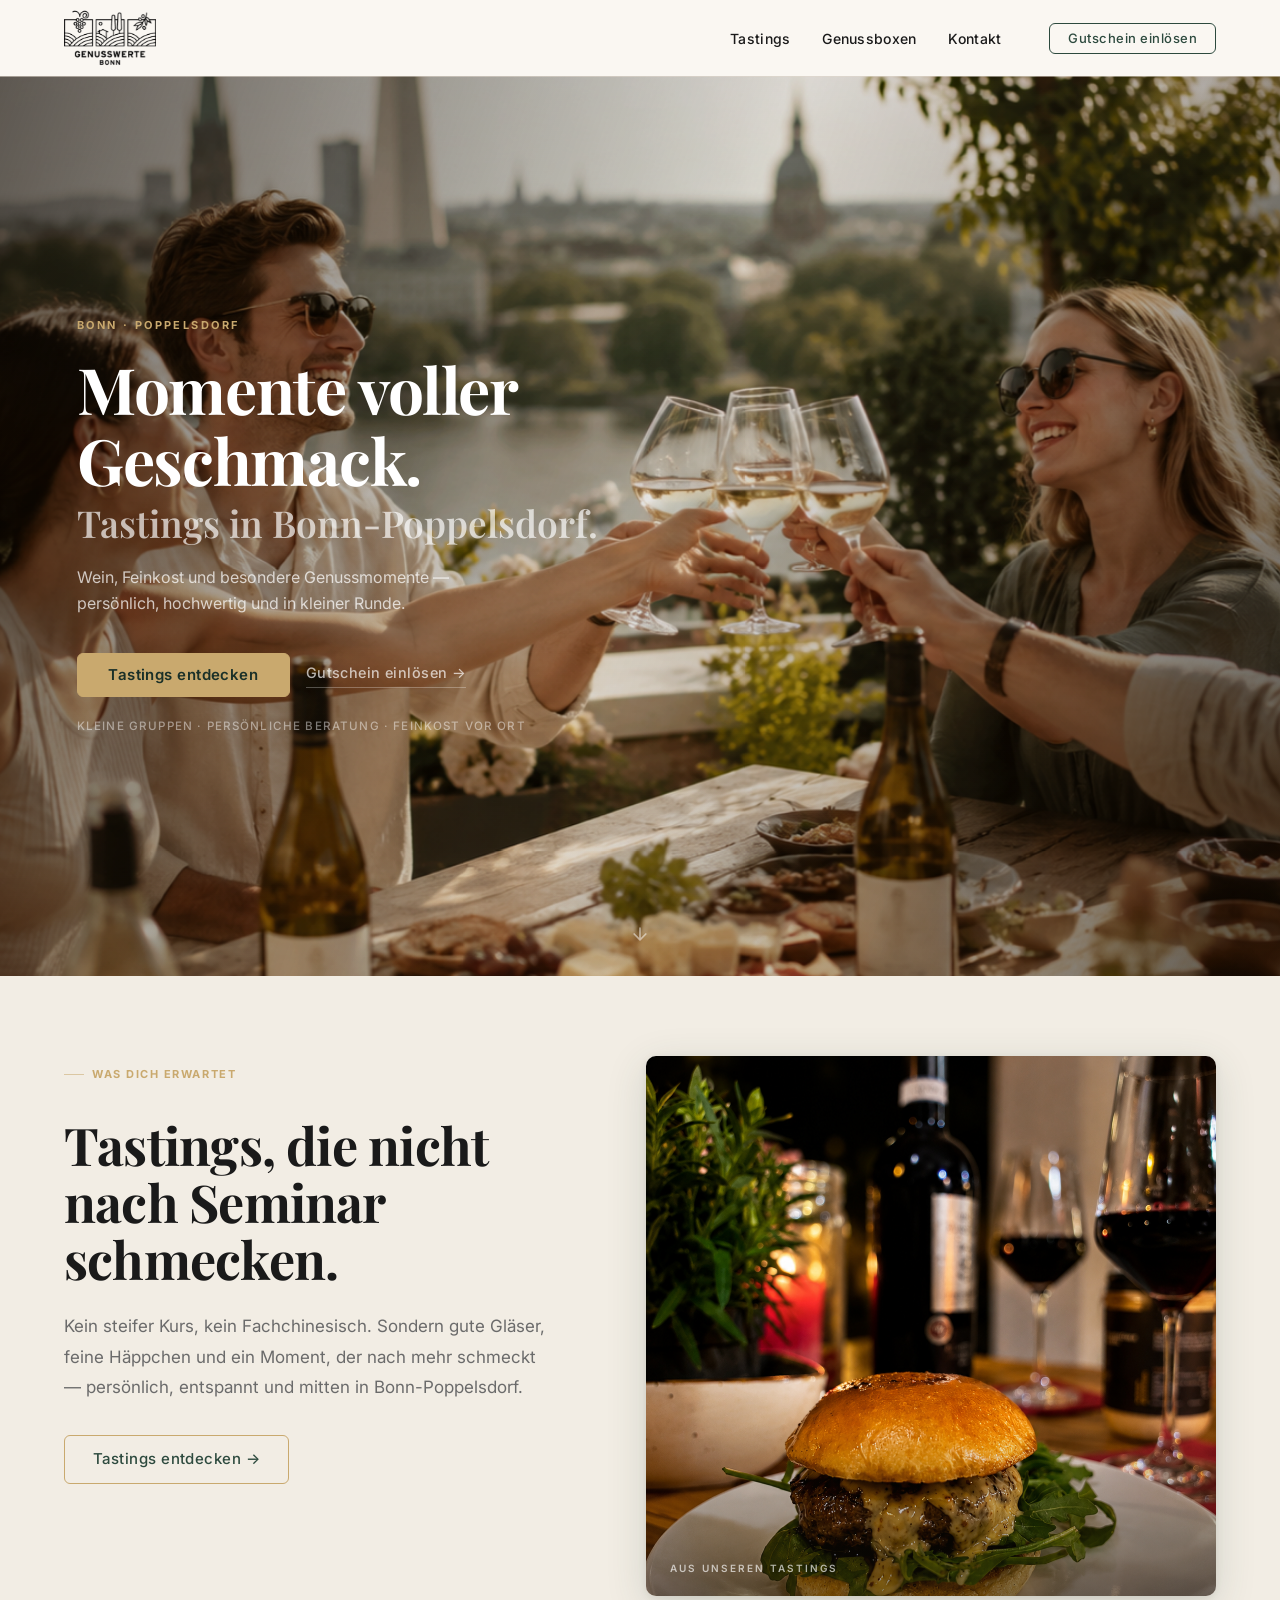
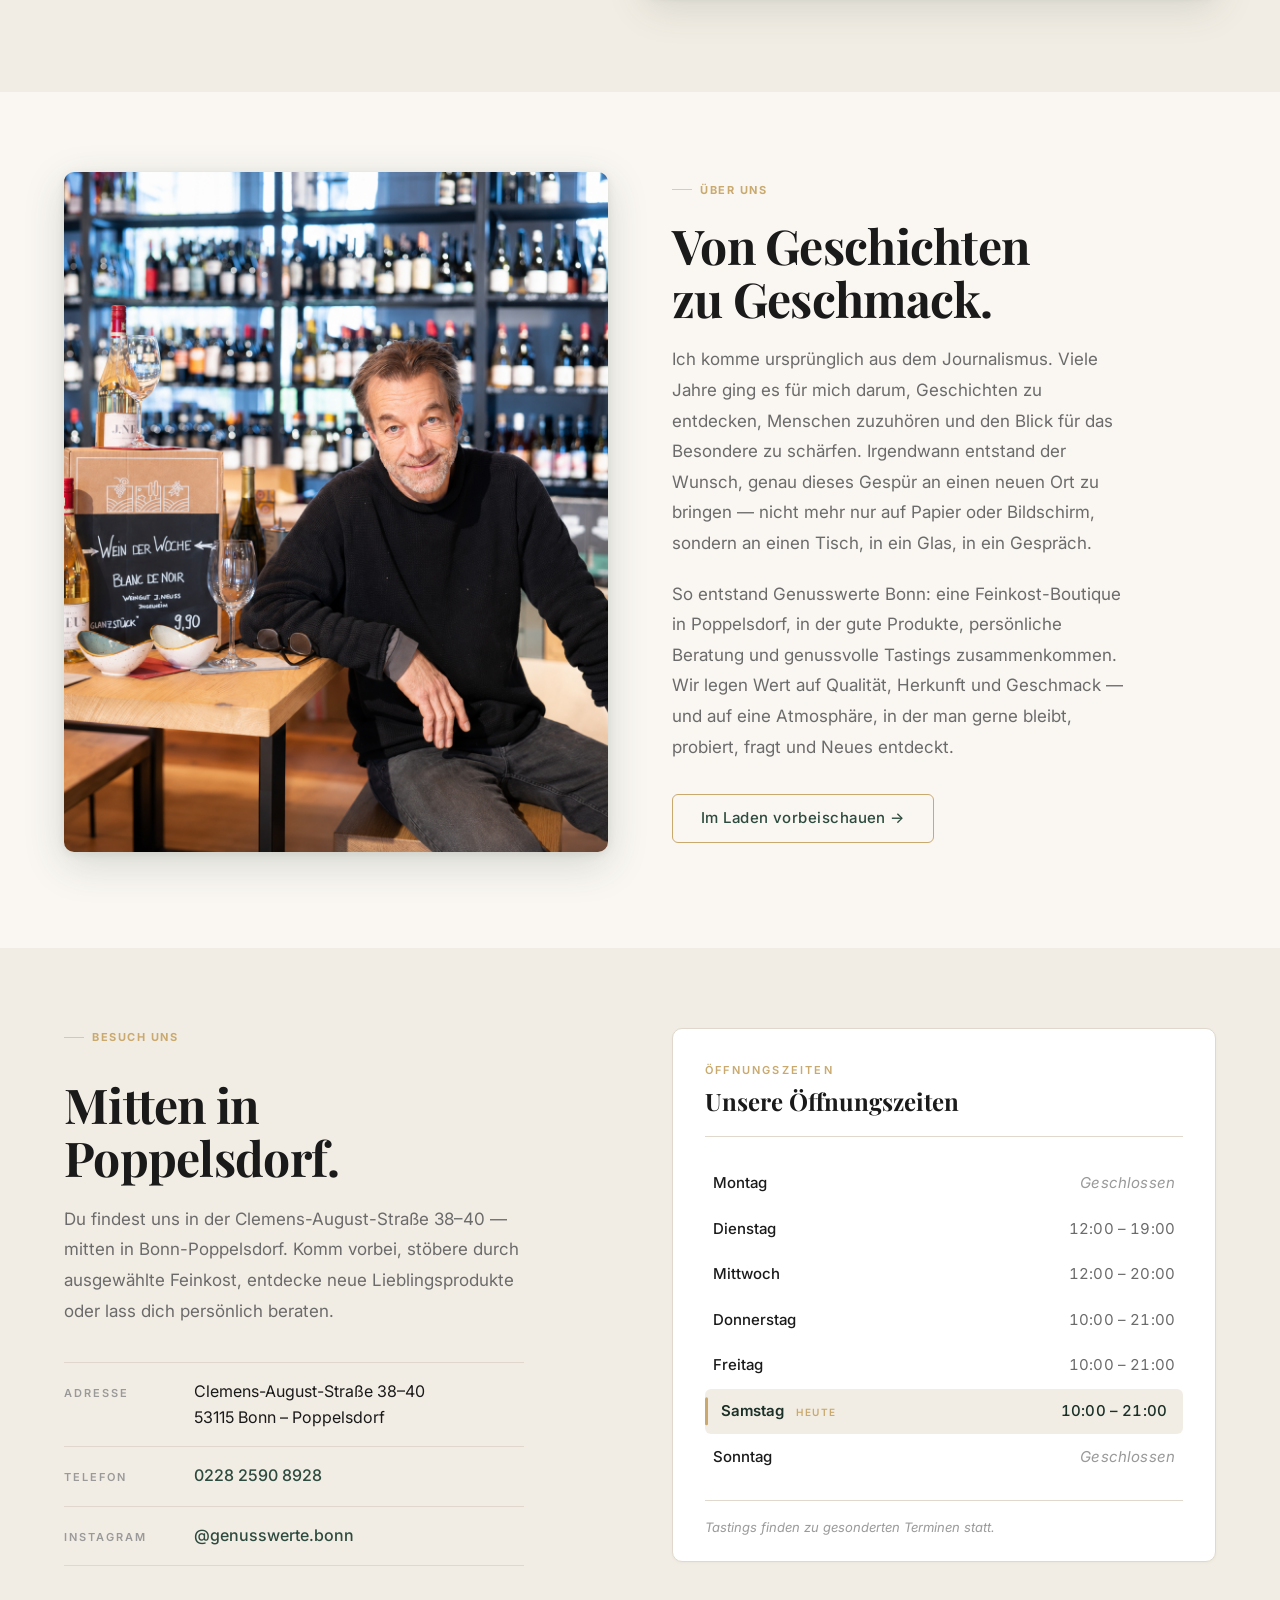
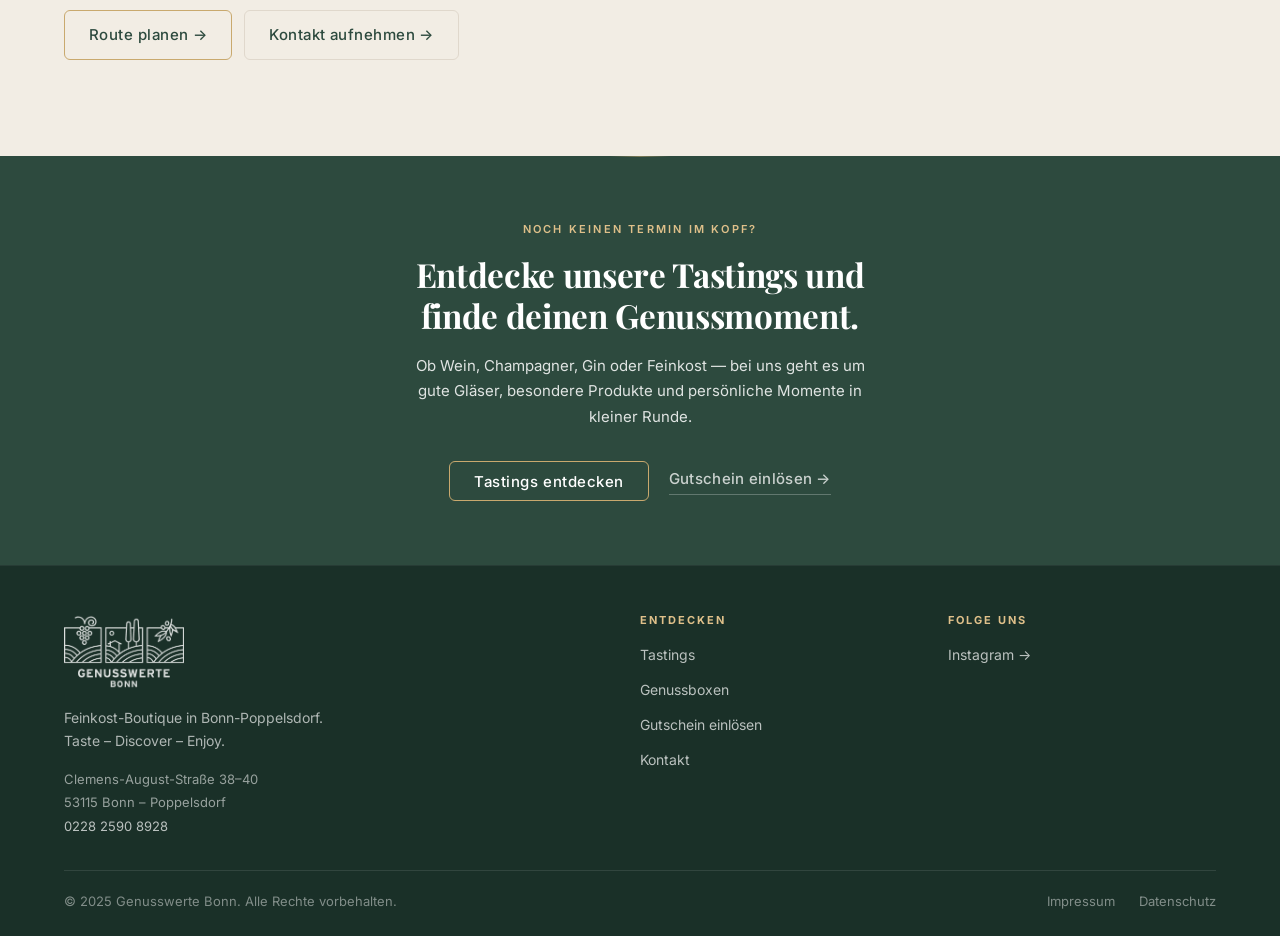
<file: index.html>
<!DOCTYPE html>
<html lang="de">
<head>
  <meta charset="UTF-8">
  <meta name="viewport" content="width=device-width, initial-scale=1.0">
  <title>Genusswerte Bonn — Feinkost, Tastings &amp; Geschenkideen in Poppelsdorf</title>
  <meta name="description" content="Feinkost-Boutique in Bonn-Poppelsdorf. Tasting-Erlebnisse, Genussboxen &amp; Gutscheine. Taste &ndash; Discover &ndash; Enjoy.">

  <!-- Open Graph -->
  <meta property="og:title" content="Genusswerte Bonn — Feinkost &amp; Tastings">
  <meta property="og:description" content="Feinkost-Boutique in Bonn-Poppelsdorf. Taste &ndash; Discover &ndash; Enjoy.">
  <meta property="og:type" content="website">
  <meta property="og:locale" content="de_DE">

  <!-- Favicon -->
  <link rel="icon" href="assets/images/logo.png" type="image/png">

  <!-- Google Fonts -->
  <link rel="preconnect" href="https://fonts.googleapis.com">
  <link rel="preconnect" href="https://fonts.gstatic.com" crossorigin>
  <link href="https://fonts.googleapis.com/css2?family=Inter:wght@400;500;600&family=Playfair+Display:ital,wght@0,500;0,700;1,500&display=swap" rel="stylesheet">

  <!-- Styles -->
  <link rel="stylesheet" href="assets/css/base.css">
  <link rel="stylesheet" href="assets/css/components.css">
  <link rel="stylesheet" href="assets/css/layout.css">
</head>
<body>

  <!-- PAGE INTRO SPLASH -->
  <div id="page-intro" aria-hidden="true">
    <img src="assets/images/genusswerte_bonn_logo_transparent.png"
         alt="" class="intro__logo" width="220" height="66">
  </div>

  <a class="skip-link" href="#main-content">Zum Inhalt springen</a>

  <!-- HEADER -->
  <header class="site-header" id="site-header">
    <div class="container">
      <nav class="nav" aria-label="Hauptnavigation">
        <a href="index.html" class="nav__logo-link" aria-label="Genusswerte Bonn – Startseite">
          <img src="assets/images/genusswerte_bonn_logo_transparent.png"
               alt="Genusswerte Bonn" class="nav__logo" width="160" height="48">
        </a>
        <button class="nav__toggle" aria-label="Menü öffnen" aria-expanded="false" aria-controls="nav-menu">
          <span class="nav__hamburger" aria-hidden="true"></span>
        </button>
        <ul class="nav__menu" id="nav-menu" role="list">
          <li><a href="tastings.html" class="nav__link">Tastings</a></li>
          <li><a href="gutscheine-boxen.html" class="nav__link">Genussboxen</a></li>
          <li><a href="kontakt.html" class="nav__link">Kontakt</a></li>
          <li class="nav__cta">
            <a href="gutschein-einloesen.html" class="btn btn--primary">Gutschein einlösen</a>
          </li>
        </ul>
      </nav>
    </div>
  </header>

  <main id="main-content">

    <!-- 1. HERO -->
    <section class="hero" id="hero" aria-label="Willkommen bei Genusswerte Bonn">
      <div class="hero__bg" aria-hidden="true"></div>
      <div class="hero__content">
        <p class="hero__subline">Bonn &middot; Poppelsdorf</p>
        <h1 class="hero__headline">Momente voller Geschmack.<br><span class="hero__headline-sub">Tastings in Bonn&#8209;Poppelsdorf.</span></h1>
        <p class="hero__desc">Wein, Feinkost und besondere Genussmomente &mdash; persönlich, hochwertig und in kleiner Runde.</p>
        <div class="hero__cta-group">
          <a href="tastings.html" class="btn btn--hero-gold">Tastings entdecken</a>
          <a href="gutschein-einloesen.html" class="hero__cta-link">Gutschein einlösen&nbsp;→</a>
        </div>
        <p class="hero__trust">Kleine Gruppen &middot; Persönliche Beratung &middot; Feinkost vor Ort</p>
      </div>
      <div class="hero__scroll-hint" aria-hidden="true">
        <svg xmlns="http://www.w3.org/2000/svg" viewBox="0 0 24 24" fill="none" stroke="currentColor" stroke-width="2" stroke-linecap="round" stroke-linejoin="round"><path d="M12 5v14M5 12l7 7 7-7"/></svg>
      </div>
    </section>

    <!-- 2. TASTING TEASER -->
    <section class="section section--alt tasting-teaser" id="tasting-teaser" aria-label="Tastings bei Genusswerte Bonn">
      <div class="container">
        <div class="tasting-teaser__split">
          <div class="tasting-teaser__text js-animate">
            <span class="section__eyebrow">Was dich erwartet</span>
            <h2 class="tasting-teaser__headline">Tastings, die nicht<br>nach Seminar schmecken.</h2>
            <p class="tasting-teaser__body">Kein steifer Kurs, kein Fachchinesisch. Sondern gute Gläser, feine Häppchen und ein Moment, der nach mehr schmeckt &mdash; persönlich, entspannt und mitten in Bonn-Poppelsdorf.</p>
            <a href="tastings.html" class="tasting-teaser__cta">Tastings entdecken &rarr;</a>
          </div>
          <div class="tasting-teaser__visual js-animate" data-delay="1">
            <div class="tasting-loop" role="img" aria-label="Impressionen aus unseren Tastings">
              <div class="tasting-loop__slide is-active">
                <img src="tasting-wagyu-burger.jpg" alt="Wagyu Burger beim Tasting bei Genusswerte Bonn" width="800" height="600" loading="lazy">
              </div>
              <div class="tasting-loop__slide">
                <img src="tasting-trueffel-carpaccio.jpg" alt="Trüffel Carpaccio beim Tasting bei Genusswerte Bonn" width="800" height="600" loading="lazy">
              </div>
              <div class="tasting-loop__slide">
                <img src="passimoncello Website Bild.jpg" alt="Passimoncello bei Genusswerte Bonn" width="800" height="600" loading="lazy">
              </div>
              <span class="tasting-loop__label" aria-hidden="true">Aus unseren Tastings</span>
            </div>
          </div>
        </div>
      </div>
    </section>

    <!-- 3. SORTIMENT -->
    <section class="section about-section" id="ueber-uns" aria-label="Über Genusswerte Bonn">
      <div class="container">
        <div class="about-split">
          <figure class="about-split__image js-animate">
            <img src="ladeninhaber-genusswerte-bonn.jpg" alt="Ladeninhaber von Genusswerte Bonn in seiner Feinkost-Boutique in Poppelsdorf" width="900" height="1100" loading="lazy">
          </figure>
          <div class="about-split__content js-animate" data-delay="1">
            <span class="section__eyebrow">Über uns</span>
            <h2 class="about-split__headline">Von Geschichten<br>zu Geschmack.</h2>
            <p class="about-split__body">Ich komme ursprünglich aus dem Journalismus. Viele Jahre ging es für mich darum, Geschichten zu entdecken, Menschen zuzuhören und den Blick für das Besondere zu schärfen. Irgendwann entstand der Wunsch, genau dieses Gespür an einen neuen Ort zu bringen &mdash; nicht mehr nur auf Papier oder Bildschirm, sondern an einen Tisch, in ein Glas, in ein Gespräch.</p>
            <p class="about-split__body">So entstand Genusswerte Bonn: eine Feinkost-Boutique in Poppelsdorf, in der gute Produkte, persönliche Beratung und genussvolle Tastings zusammenkommen. Wir legen Wert auf Qualität, Herkunft und Geschmack &mdash; und auf eine Atmosphäre, in der man gerne bleibt, probiert, fragt und Neues entdeckt.</p>
            <div class="about-split__cta-row">
              <a href="kontakt.html" class="about-split__cta">Im Laden vorbeischauen &rarr;</a>
            </div>
          </div>
        </div>
      </div>
    </section>

    <!-- 4. STANDORT -->
    <section class="section section--alt visit-section" id="standort">
      <div class="container">
        <div class="visit-grid">
          <div class="visit-info js-animate">
            <span class="section__eyebrow">Besuch uns</span>
            <h2 class="visit-info__headline">Mitten in<br>Poppelsdorf.</h2>
            <p class="visit-info__body">Du findest uns in der Clemens-August-Stra&szlig;e 38&ndash;40 &mdash; mitten in Bonn-Poppelsdorf. Komm vorbei, st&ouml;bere durch ausgew&auml;hlte Feinkost, entdecke neue Lieblingsprodukte oder lass dich pers&ouml;nlich beraten.</p>

            <ul class="visit-info__list">
              <li class="visit-info__item">
                <span class="visit-info__label">Adresse</span>
                <span class="visit-info__value">
                  Clemens-August-Stra&szlig;e 38&ndash;40<br>
                  53115 Bonn &ndash; Poppelsdorf
                </span>
              </li>
              <li class="visit-info__item">
                <span class="visit-info__label">Telefon</span>
                <a class="visit-info__value visit-info__link" href="tel:+4922825908928">0228 2590 8928</a>
              </li>
              <li class="visit-info__item">
                <span class="visit-info__label">Instagram</span>
                <a class="visit-info__value visit-info__link" href="https://www.instagram.com/genusswerte.bonn/" target="_blank" rel="noopener noreferrer">@genusswerte.bonn</a>
              </li>
            </ul>

            <div class="visit-info__actions">
              <a class="visit-info__cta visit-info__cta--primary"
                 href="https://www.google.com/maps/search/Clemens-August-Stra%C3%9Fe+38-40+53115+Bonn"
                 target="_blank" rel="noopener noreferrer">Route planen &rarr;</a>
              <a class="visit-info__cta" href="kontakt.html">Kontakt aufnehmen &rarr;</a>
            </div>
          </div>

          <aside class="hours-card js-animate" data-delay="1" aria-label="Öffnungszeiten">
            <div class="hours-card__head">
              <span class="hours-card__eyebrow">&Ouml;ffnungszeiten</span>
              <h3 class="hours-card__title">Unsere &Ouml;ffnungszeiten</h3>
            </div>
            <ol class="hours-list" data-opening-hours>
              <li class="hours-list__row" data-day="1">
                <span class="hours-list__day">Montag</span>
                <span class="hours-list__time hours-list__time--closed">Geschlossen</span>
              </li>
              <li class="hours-list__row" data-day="2">
                <span class="hours-list__day">Dienstag</span>
                <span class="hours-list__time">12:00 &ndash; 19:00</span>
              </li>
              <li class="hours-list__row" data-day="3">
                <span class="hours-list__day">Mittwoch</span>
                <span class="hours-list__time">12:00 &ndash; 20:00</span>
              </li>
              <li class="hours-list__row" data-day="4">
                <span class="hours-list__day">Donnerstag</span>
                <span class="hours-list__time">10:00 &ndash; 21:00</span>
              </li>
              <li class="hours-list__row" data-day="5">
                <span class="hours-list__day">Freitag</span>
                <span class="hours-list__time">10:00 &ndash; 21:00</span>
              </li>
              <li class="hours-list__row" data-day="6">
                <span class="hours-list__day">Samstag</span>
                <span class="hours-list__time">10:00 &ndash; 21:00</span>
              </li>
              <li class="hours-list__row" data-day="0">
                <span class="hours-list__day">Sonntag</span>
                <span class="hours-list__time hours-list__time--closed">Geschlossen</span>
              </li>
            </ol>
            <p class="hours-card__note">Tastings finden zu gesonderten Terminen statt.</p>
          </aside>
        </div>
      </div>
    </section>

    <!-- 5. ABSCHLUSS — TASTING CTA -->
    <section class="section section--dark closing-cta" id="abschluss-cta" aria-label="Tastings entdecken">
      <div class="container">
        <div class="closing-cta__inner js-animate">
          <span class="closing-cta__eyebrow">Noch keinen Termin im Kopf?</span>
          <h2 class="closing-cta__title">Entdecke unsere Tastings und finde deinen Genussmoment.</h2>
          <p class="closing-cta__subtitle">Ob Wein, Champagner, Gin oder Feinkost &mdash; bei uns geht es um gute Gl&auml;ser, besondere Produkte und pers&ouml;nliche Momente in kleiner Runde.</p>
          <div class="closing-cta__actions">
            <a href="tastings.html" class="btn btn--hero-outline closing-cta__primary">Tastings entdecken</a>
            <a href="gutschein-einloesen.html" class="closing-cta__link">Gutschein einl&ouml;sen &rarr;</a>
          </div>
        </div>
      </div>
    </section>

  </main>

  <!-- FOOTER -->
  <footer class="site-footer" aria-label="Seitenfuß">
    <div class="container">
      <div class="footer-grid">
        <div class="footer__brand">
          <img src="assets/images/genusswerte_bonn_logo_transparent.png"
               alt="Genusswerte Bonn" class="footer__logo" width="120" height="36">
          <p class="footer__tagline">Feinkost-Boutique in Bonn-Poppelsdorf.<br>Taste &ndash; Discover &ndash; Enjoy.</p>
          <address class="footer__address" style="font-style: normal;">
            Clemens-August-Stra&szlig;e 38&ndash;40<br>
            53115 Bonn &ndash; Poppelsdorf<br>
            <a href="tel:+4922825908928">0228 2590 8928</a>
          </address>
        </div>
        <div class="footer__col">
          <h4>Entdecken</h4>
          <nav class="footer__nav" aria-label="Footer Navigation">
            <a href="tastings.html">Tastings</a>
            <a href="gutscheine-boxen.html#genussboxen">Genussboxen</a>
            <a href="gutschein-einloesen.html">Gutschein einl&ouml;sen</a>
            <a href="kontakt.html">Kontakt</a>
          </nav>
        </div>
        <div class="footer__col">
          <h4>Folge uns</h4>
          <nav class="footer__nav" aria-label="Social Links">
            <a href="https://www.instagram.com/genusswerte.bonn/" target="_blank" rel="noopener noreferrer">Instagram &rarr;</a>
          </nav>
        </div>
      </div>
      <div class="footer__bottom">
        <p class="footer__copy">&copy; 2025 Genusswerte Bonn. Alle Rechte vorbehalten.</p>
        <nav class="footer__legal" aria-label="Rechtliche Pflichtlinks">
          <a href="impressum.html">Impressum</a>
          <a href="datenschutz.html">Datenschutz</a>
        </nav>
      </div>
    </div>
  </footer>

  <script src="assets/js/main.js"></script>
</body>
</html>
</file>
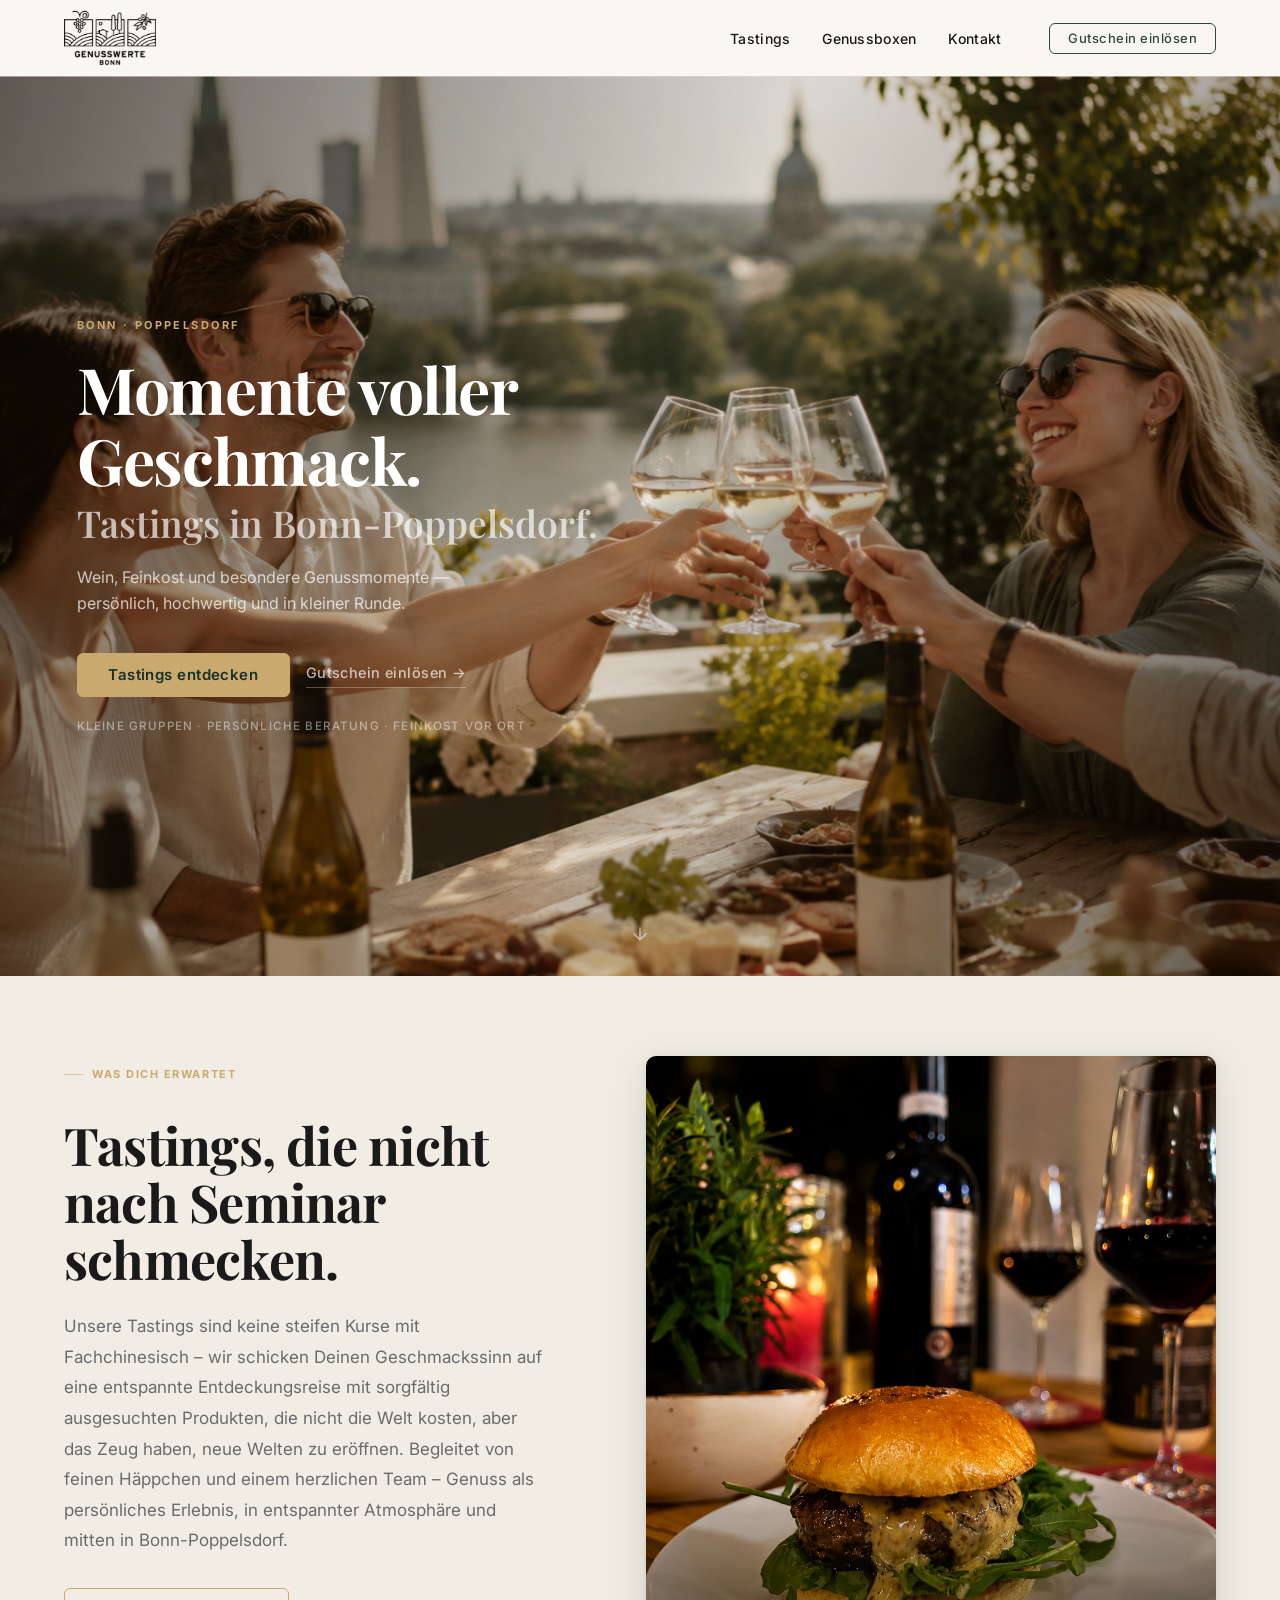
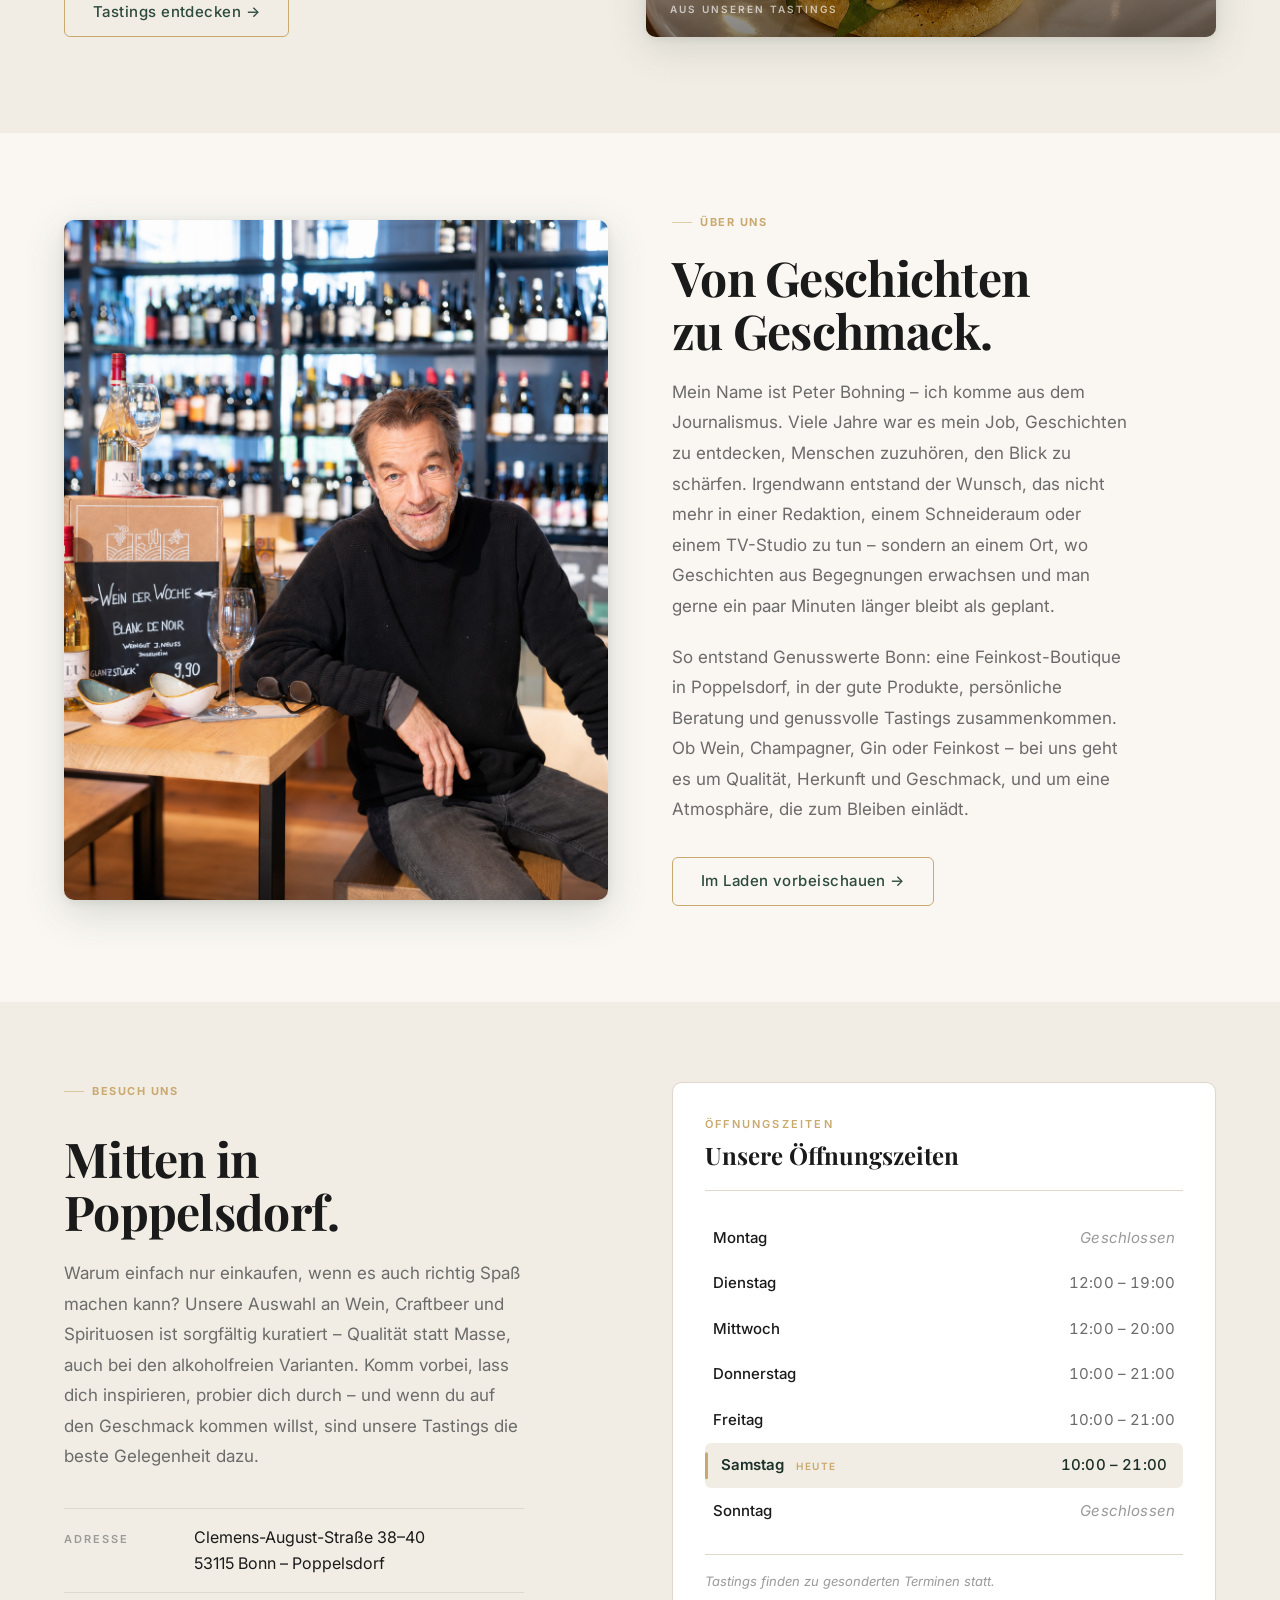
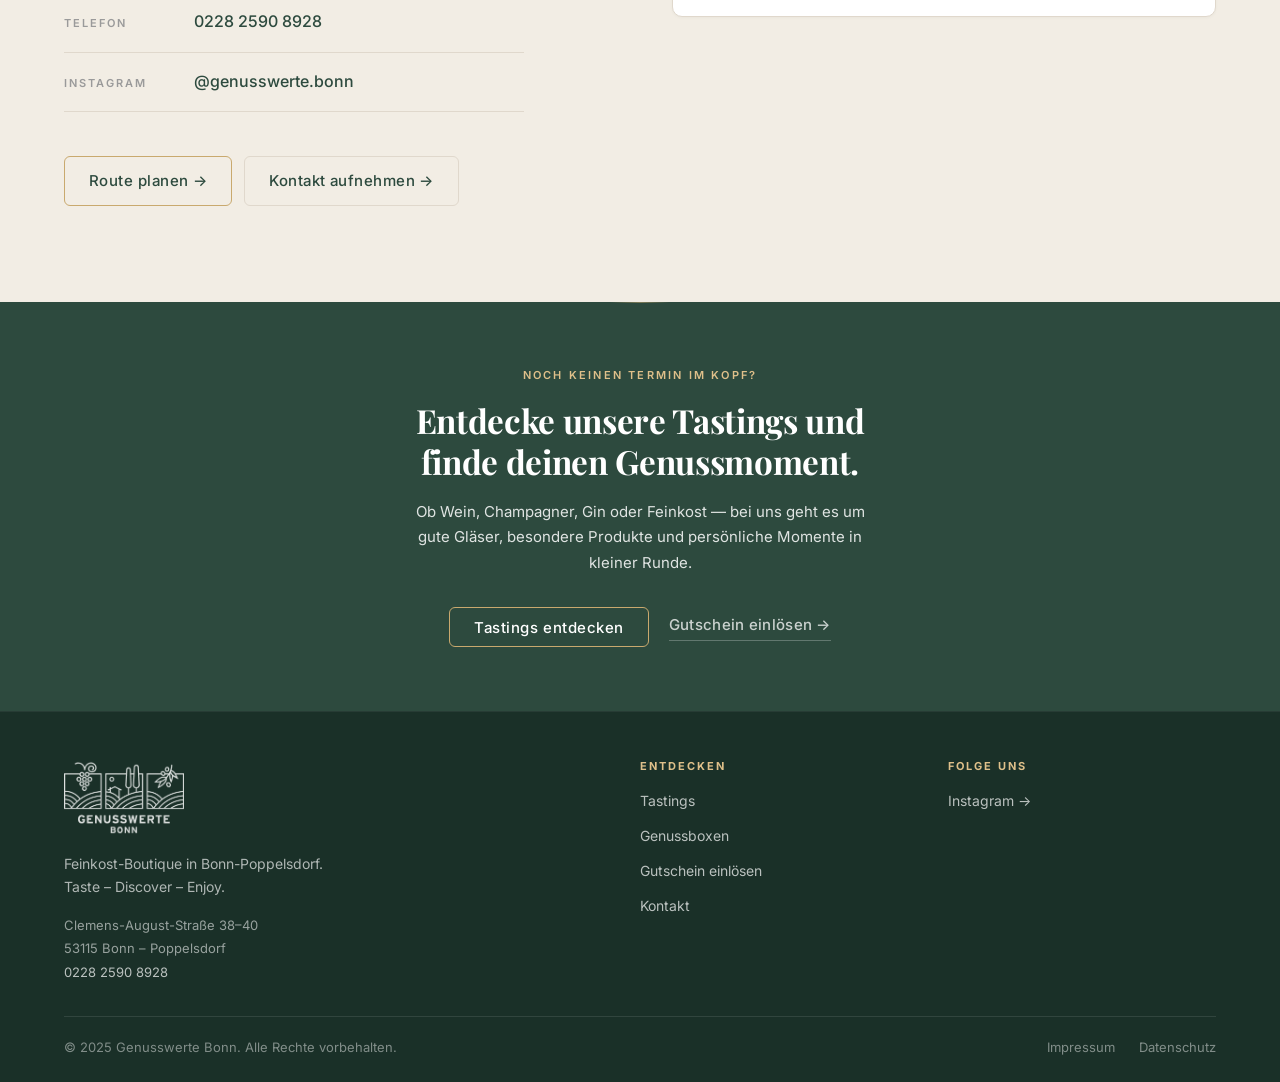
<file: website/index.html>
<!DOCTYPE html>
<html lang="de">
<head>
  <meta charset="UTF-8">
  <meta name="viewport" content="width=device-width, initial-scale=1.0">
  <title>Genusswerte Bonn — Feinkost, Tastings &amp; Geschenkideen in Poppelsdorf</title>
  <meta name="description" content="Feinkost-Boutique in Bonn-Poppelsdorf. Tasting-Erlebnisse, Genussboxen &amp; Gutscheine. Taste &ndash; Discover &ndash; Enjoy.">

  <!-- Open Graph -->
  <meta property="og:title" content="Genusswerte Bonn — Feinkost &amp; Tastings">
  <meta property="og:description" content="Feinkost-Boutique in Bonn-Poppelsdorf. Taste &ndash; Discover &ndash; Enjoy.">
  <meta property="og:type" content="website">
  <meta property="og:locale" content="de_DE">

  <!-- Favicon -->
  <link rel="icon" href="assets/images/logo.png" type="image/png">

  <!-- Google Fonts -->
  <link rel="preconnect" href="https://fonts.googleapis.com">
  <link rel="preconnect" href="https://fonts.gstatic.com" crossorigin>
  <link href="https://fonts.googleapis.com/css2?family=Inter:wght@400;500;600&family=Playfair+Display:ital,wght@0,500;0,700;1,500&display=swap" rel="stylesheet">

  <!-- Styles -->
  <link rel="stylesheet" href="assets/css/base.css">
  <link rel="stylesheet" href="assets/css/components.css">
  <link rel="stylesheet" href="assets/css/layout.css">
</head>
<body>

  <!-- PAGE INTRO SPLASH -->
  <div id="page-intro" aria-hidden="true">
    <img src="assets/images/genusswerte_bonn_logo_transparent.png"
         alt="" class="intro__logo" width="220" height="66">
  </div>

  <a class="skip-link" href="#main-content">Zum Inhalt springen</a>

  <!-- HEADER -->
  <header class="site-header" id="site-header">
    <div class="container">
      <nav class="nav" aria-label="Hauptnavigation">
        <a href="index.html" class="nav__logo-link" aria-label="Genusswerte Bonn – Startseite">
          <img src="assets/images/genusswerte_bonn_logo_transparent.png"
               alt="Genusswerte Bonn" class="nav__logo" width="160" height="48">
        </a>
        <button class="nav__toggle" aria-label="Menü öffnen" aria-expanded="false" aria-controls="nav-menu">
          <span class="nav__hamburger" aria-hidden="true"></span>
        </button>
        <ul class="nav__menu" id="nav-menu" role="list">
          <li><a href="tastings.html" class="nav__link">Tastings</a></li>
          <li><a href="gutscheine-boxen.html" class="nav__link">Genussboxen</a></li>
          <li><a href="kontakt.html" class="nav__link">Kontakt</a></li>
          <li class="nav__cta">
            <a href="gutschein-einloesen.html" class="btn btn--primary">Gutschein einlösen</a>
          </li>
        </ul>
      </nav>
    </div>
  </header>

  <main id="main-content">

    <!-- 1. HERO -->
    <section class="hero" id="hero" aria-label="Willkommen bei Genusswerte Bonn">
      <div class="hero__bg" aria-hidden="true"></div>
      <div class="hero__content">
        <p class="hero__subline">Bonn &middot; Poppelsdorf</p>
        <h1 class="hero__headline">Momente voller Geschmack.<br><span class="hero__headline-sub">Tastings in Bonn&#8209;Poppelsdorf.</span></h1>
        <p class="hero__desc">Wein, Feinkost und besondere Genussmomente &mdash; persönlich, hochwertig und in kleiner Runde.</p>
        <div class="hero__cta-group">
          <a href="tastings.html" class="btn btn--hero-gold">Tastings entdecken</a>
          <a href="gutschein-einloesen.html" class="hero__cta-link">Gutschein einlösen&nbsp;→</a>
        </div>
        <p class="hero__trust">Kleine Gruppen &middot; Persönliche Beratung &middot; Feinkost vor Ort</p>
      </div>
      <div class="hero__scroll-hint" aria-hidden="true">
        <svg xmlns="http://www.w3.org/2000/svg" viewBox="0 0 24 24" fill="none" stroke="currentColor" stroke-width="2" stroke-linecap="round" stroke-linejoin="round"><path d="M12 5v14M5 12l7 7 7-7"/></svg>
      </div>
    </section>

    <!-- 2. TASTING TEASER -->
    <section class="section section--alt tasting-teaser" id="tasting-teaser" aria-label="Tastings bei Genusswerte Bonn">
      <div class="container">
        <div class="tasting-teaser__split">
          <div class="tasting-teaser__text js-animate">
            <span class="section__eyebrow">Was dich erwartet</span>
            <h2 class="tasting-teaser__headline">Tastings, die nicht<br>nach Seminar schmecken.</h2>
            <p class="tasting-teaser__body">Unsere Tastings sind keine steifen Kurse mit Fachchinesisch &ndash; wir schicken Deinen Geschmackssinn auf eine entspannte Entdeckungsreise mit sorgfältig ausgesuchten Produkten, die nicht die Welt kosten, aber das Zeug haben, neue Welten zu eröffnen. Begleitet von feinen Häppchen und einem herzlichen Team &ndash; Genuss als persönliches Erlebnis, in entspannter Atmosphäre und mitten in Bonn-Poppelsdorf.</p>
            <a href="tastings.html" class="tasting-teaser__cta">Tastings entdecken &rarr;</a>
          </div>
          <div class="tasting-teaser__visual js-animate" data-delay="1">
            <div class="tasting-loop" role="img" aria-label="Impressionen aus unseren Tastings">
              <div class="tasting-loop__slide is-active">
                <img src="assets/images/tasting-wagyu-burger.jpg" alt="Wagyu Burger beim Tasting bei Genusswerte Bonn" width="800" height="600" loading="lazy">
              </div>
              <div class="tasting-loop__slide">
                <img src="assets/images/tasting-trueffel-carpaccio.jpg" alt="Trüffel Carpaccio beim Tasting bei Genusswerte Bonn" width="800" height="600" loading="lazy">
              </div>
              <div class="tasting-loop__slide">
                <img src="assets/images/passimoncello Website Bild.jpg" alt="Passimoncello bei Genusswerte Bonn" width="800" height="600" loading="lazy">
              </div>
              <span class="tasting-loop__label" aria-hidden="true">Aus unseren Tastings</span>
            </div>
          </div>
        </div>
      </div>
    </section>

    <!-- 3. SORTIMENT -->
    <section class="section about-section" id="ueber-uns" aria-label="Über Genusswerte Bonn">
      <div class="container">
        <div class="about-split">
          <figure class="about-split__image js-animate">
            <img src="assets/images/ladeninhaber-genusswerte-bonn.jpg" alt="Ladeninhaber von Genusswerte Bonn in seiner Feinkost-Boutique in Poppelsdorf" width="900" height="1100" loading="lazy">
          </figure>
          <div class="about-split__content js-animate" data-delay="1">
            <span class="section__eyebrow">Über uns</span>
            <h2 class="about-split__headline">Von Geschichten<br>zu Geschmack.</h2>
            <p class="about-split__body">Mein Name ist Peter Bohning &ndash; ich komme aus dem Journalismus. Viele Jahre war es mein Job, Geschichten zu entdecken, Menschen zuzuhören, den Blick zu schärfen. Irgendwann entstand der Wunsch, das nicht mehr in einer Redaktion, einem Schneideraum oder einem TV-Studio zu tun &ndash; sondern an einem Ort, wo Geschichten aus Begegnungen erwachsen und man gerne ein paar Minuten länger bleibt als geplant.</p>
            <p class="about-split__body">So entstand Genusswerte Bonn: eine Feinkost-Boutique in Poppelsdorf, in der gute Produkte, persönliche Beratung und genussvolle Tastings zusammenkommen. Ob Wein, Champagner, Gin oder Feinkost &ndash; bei uns geht es um Qualität, Herkunft und Geschmack, und um eine Atmosphäre, die zum Bleiben einlädt.</p>
            <div class="about-split__cta-row">
              <a href="kontakt.html" class="about-split__cta">Im Laden vorbeischauen &rarr;</a>
            </div>
          </div>
        </div>
      </div>
    </section>

    <!-- 4. STANDORT -->
    <section class="section section--alt visit-section" id="standort">
      <div class="container">
        <div class="visit-grid">
          <div class="visit-info js-animate">
            <span class="section__eyebrow">Besuch uns</span>
            <h2 class="visit-info__headline">Mitten in<br>Poppelsdorf.</h2>
            <p class="visit-info__body">Warum einfach nur einkaufen, wenn es auch richtig Spaß machen kann? Unsere Auswahl an Wein, Craftbeer und Spirituosen ist sorgfältig kuratiert &ndash; Qualität statt Masse, auch bei den alkoholfreien Varianten. Komm vorbei, lass dich inspirieren, probier dich durch &ndash; und wenn du auf den Geschmack kommen willst, sind unsere Tastings die beste Gelegenheit dazu.</p>

            <ul class="visit-info__list">
              <li class="visit-info__item">
                <span class="visit-info__label">Adresse</span>
                <span class="visit-info__value">
                  Clemens-August-Stra&szlig;e 38&ndash;40<br>
                  53115 Bonn &ndash; Poppelsdorf
                </span>
              </li>
              <li class="visit-info__item">
                <span class="visit-info__label">Telefon</span>
                <a class="visit-info__value visit-info__link" href="tel:+4922825908928">0228 2590 8928</a>
              </li>
              <li class="visit-info__item">
                <span class="visit-info__label">Instagram</span>
                <a class="visit-info__value visit-info__link" href="https://www.instagram.com/genusswerte.bonn/" target="_blank" rel="noopener noreferrer">@genusswerte.bonn</a>
              </li>
            </ul>

            <div class="visit-info__actions">
              <a class="visit-info__cta visit-info__cta--primary"
                 href="https://www.google.com/maps/search/Clemens-August-Stra%C3%9Fe+38-40+53115+Bonn"
                 target="_blank" rel="noopener noreferrer">Route planen &rarr;</a>
              <a class="visit-info__cta" href="kontakt.html">Kontakt aufnehmen &rarr;</a>
            </div>
          </div>

          <aside class="hours-card js-animate" data-delay="1" aria-label="Öffnungszeiten">
            <div class="hours-card__head">
              <span class="hours-card__eyebrow">&Ouml;ffnungszeiten</span>
              <h3 class="hours-card__title">Unsere &Ouml;ffnungszeiten</h3>
            </div>
            <ol class="hours-list" data-opening-hours>
              <li class="hours-list__row" data-day="1">
                <span class="hours-list__day">Montag</span>
                <span class="hours-list__time hours-list__time--closed">Geschlossen</span>
              </li>
              <li class="hours-list__row" data-day="2">
                <span class="hours-list__day">Dienstag</span>
                <span class="hours-list__time">12:00 &ndash; 19:00</span>
              </li>
              <li class="hours-list__row" data-day="3">
                <span class="hours-list__day">Mittwoch</span>
                <span class="hours-list__time">12:00 &ndash; 20:00</span>
              </li>
              <li class="hours-list__row" data-day="4">
                <span class="hours-list__day">Donnerstag</span>
                <span class="hours-list__time">10:00 &ndash; 21:00</span>
              </li>
              <li class="hours-list__row" data-day="5">
                <span class="hours-list__day">Freitag</span>
                <span class="hours-list__time">10:00 &ndash; 21:00</span>
              </li>
              <li class="hours-list__row" data-day="6">
                <span class="hours-list__day">Samstag</span>
                <span class="hours-list__time">10:00 &ndash; 21:00</span>
              </li>
              <li class="hours-list__row" data-day="0">
                <span class="hours-list__day">Sonntag</span>
                <span class="hours-list__time hours-list__time--closed">Geschlossen</span>
              </li>
            </ol>
            <p class="hours-card__note">Tastings finden zu gesonderten Terminen statt.</p>
          </aside>
        </div>
      </div>
    </section>

    <!-- 5. ABSCHLUSS — TASTING CTA -->
    <section class="section section--dark closing-cta" id="abschluss-cta" aria-label="Tastings entdecken">
      <div class="container">
        <div class="closing-cta__inner js-animate">
          <span class="closing-cta__eyebrow">Noch keinen Termin im Kopf?</span>
          <h2 class="closing-cta__title">Entdecke unsere Tastings und finde deinen Genussmoment.</h2>
          <p class="closing-cta__subtitle">Ob Wein, Champagner, Gin oder Feinkost &mdash; bei uns geht es um gute Gl&auml;ser, besondere Produkte und pers&ouml;nliche Momente in kleiner Runde.</p>
          <div class="closing-cta__actions">
            <a href="tastings.html" class="btn btn--hero-outline closing-cta__primary">Tastings entdecken</a>
            <a href="gutschein-einloesen.html" class="closing-cta__link">Gutschein einl&ouml;sen &rarr;</a>
          </div>
        </div>
      </div>
    </section>

  </main>

  <!-- FOOTER -->
  <footer class="site-footer" aria-label="Seitenfuß">
    <div class="container">
      <div class="footer-grid">
        <div class="footer__brand">
          <img src="assets/images/genusswerte_bonn_logo_transparent.png"
               alt="Genusswerte Bonn" class="footer__logo" width="120" height="36">
          <p class="footer__tagline">Feinkost-Boutique in Bonn-Poppelsdorf.<br>Taste &ndash; Discover &ndash; Enjoy.</p>
          <address class="footer__address" style="font-style: normal;">
            Clemens-August-Stra&szlig;e 38&ndash;40<br>
            53115 Bonn &ndash; Poppelsdorf<br>
            <a href="tel:+4922825908928">0228 2590 8928</a>
          </address>
        </div>
        <div class="footer__col">
          <h4>Entdecken</h4>
          <nav class="footer__nav" aria-label="Footer Navigation">
            <a href="tastings.html">Tastings</a>
            <a href="gutscheine-boxen.html#genussboxen">Genussboxen</a>
            <a href="gutschein-einloesen.html">Gutschein einl&ouml;sen</a>
            <a href="kontakt.html">Kontakt</a>
          </nav>
        </div>
        <div class="footer__col">
          <h4>Folge uns</h4>
          <nav class="footer__nav" aria-label="Social Links">
            <a href="https://www.instagram.com/genusswerte.bonn/" target="_blank" rel="noopener noreferrer">Instagram &rarr;</a>
          </nav>
        </div>
      </div>
      <div class="footer__bottom">
        <p class="footer__copy">&copy; 2025 Genusswerte Bonn. Alle Rechte vorbehalten.</p>
        <nav class="footer__legal" aria-label="Rechtliche Pflichtlinks">
          <a href="impressum.html">Impressum</a>
          <a href="datenschutz.html">Datenschutz</a>
        </nav>
      </div>
    </div>
  </footer>

  <script src="assets/js/main.js"></script>
</body>
</html>
</file>
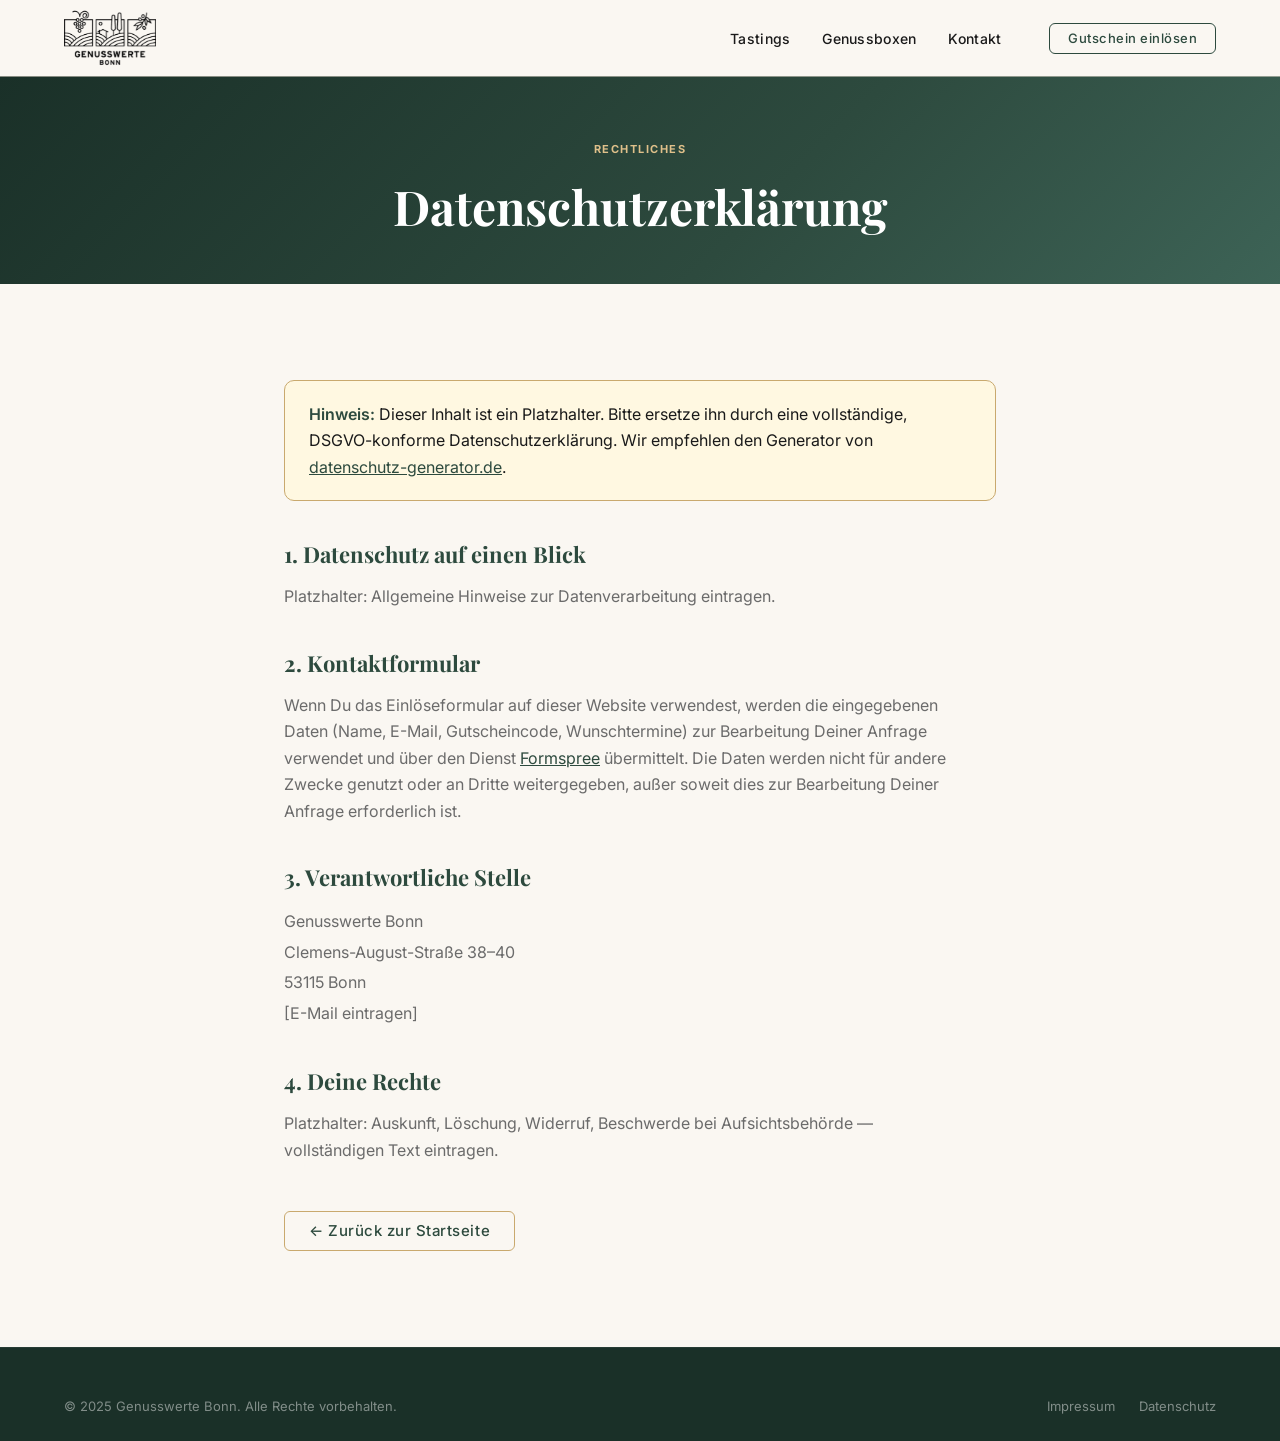
<file: datenschutz.html>
﻿<!DOCTYPE html>
<html lang="de">
<head>
  <meta charset="UTF-8">
  <meta name="viewport" content="width=device-width, initial-scale=1.0">
  <title>Datenschutzerklärung — Genusswerte Bonn</title>
  <meta name="robots" content="noindex, nofollow">
  <link rel="icon" href="assets/images/logo.png" type="image/png">
  <link rel="preconnect" href="https://fonts.googleapis.com">
  <link rel="preconnect" href="https://fonts.gstatic.com" crossorigin>
  <link href="https://fonts.googleapis.com/css2?family=Inter:wght@400;500;600&family=Playfair+Display:ital,wght@0,500;0,700;1,500&display=swap" rel="stylesheet">
  <link rel="stylesheet" href="assets/css/base.css">
  <link rel="stylesheet" href="assets/css/components.css">
  <link rel="stylesheet" href="assets/css/layout.css">
</head>
<body>

  <a class="skip-link" href="#main-content">Zum Inhalt springen</a>

  <header class="site-header" id="site-header">
    <div class="container">
      <nav class="nav" aria-label="Hauptnavigation">
        <a href="index.html" class="nav__logo-link" aria-label="Genusswerte Bonn – Startseite">
          <img src="assets/images/genusswerte_bonn_logo_transparent.png"
               alt="Genusswerte Bonn" class="nav__logo" width="160" height="48">
        </a>
        <button class="nav__toggle" aria-label="Menü öffnen" aria-expanded="false" aria-controls="nav-menu">
          <span class="nav__hamburger" aria-hidden="true"></span>
        </button>
        <ul class="nav__menu" id="nav-menu" role="list">
          <li><a href="tastings.html" class="nav__link">Tastings</a></li>
          <li><a href="gutscheine-boxen.html" class="nav__link">Genussboxen</a></li>
          <li><a href="kontakt.html" class="nav__link">Kontakt</a></li>
          <li class="nav__cta">
            <a href="gutschein-einloesen.html" class="btn btn--primary">Gutschein einlösen</a>
          </li>
        </ul>
      </nav>
    </div>
  </header>

  <main id="main-content">
    <div class="page-hero" style="padding-block: 4rem 3rem;">
      <span class="page-hero__eyebrow">Rechtliches</span>
      <h1 class="page-hero__title">Datenschutzerklärung</h1>
    </div>

    <section class="section">
      <div class="container" style="max-width: 760px;">

        <!-- HINWEIS: Diesen Inhalt durch vollständige Datenschutzerklärung ersetzen -->
        <div style="background: #FFF8E1; border: 1.5px solid #C9A96E; border-radius: 10px; padding: 1.25rem 1.5rem; margin-bottom: 2.5rem;">
          <strong style="color: var(--color-green);">Hinweis:</strong> Dieser Inhalt ist ein Platzhalter. Bitte ersetze ihn durch eine vollständige, DSGVO-konforme Datenschutzerklärung. Wir empfehlen den Generator von <a href="https://www.datenschutz-generator.de/" target="_blank" rel="noopener noreferrer" style="color: var(--color-green); text-decoration: underline;">datenschutz-generator.de</a>.
        </div>

        <h2 style="font-family: var(--font-serif); color: var(--color-green); font-size: 1.375rem; margin-bottom: 1rem;">1. Datenschutz auf einen Blick</h2>
        <p style="color: var(--color-text-muted);">Platzhalter: Allgemeine Hinweise zur Datenverarbeitung eintragen.</p>

        <h2 style="font-family: var(--font-serif); color: var(--color-green); font-size: 1.375rem; margin-top: 2.5rem; margin-bottom: 1rem;">2. Kontaktformular</h2>
        <p style="color: var(--color-text-muted);">
          Wenn Du das Einlöseformular auf dieser Website verwendest, werden die eingegebenen Daten (Name, E-Mail, Gutscheincode, Wunschtermine) zur Bearbeitung Deiner Anfrage verwendet und über den Dienst <a href="https://formspree.io/" target="_blank" rel="noopener noreferrer" style="color: var(--color-green); text-decoration: underline;">Formspree</a> übermittelt. Die Daten werden nicht für andere Zwecke genutzt oder an Dritte weitergegeben, außer soweit dies zur Bearbeitung Deiner Anfrage erforderlich ist.
        </p>

        <h2 style="font-family: var(--font-serif); color: var(--color-green); font-size: 1.375rem; margin-top: 2.5rem; margin-bottom: 1rem;">3. Verantwortliche Stelle</h2>
        <address style="font-style: normal; color: var(--color-text-muted); line-height: 1.9;">
          Genusswerte Bonn<br>
          Clemens-August-Straße 38–40<br>
          53115 Bonn<br>
          [E-Mail eintragen]
        </address>

        <h2 style="font-family: var(--font-serif); color: var(--color-green); font-size: 1.375rem; margin-top: 2.5rem; margin-bottom: 1rem;">4. Deine Rechte</h2>
        <p style="color: var(--color-text-muted);">Platzhalter: Auskunft, Löschung, Widerruf, Beschwerde bei Aufsichtsbehörde — vollständigen Text eintragen.</p>

        <div style="margin-top: 3rem;">
          <a href="index.html" class="btn btn--secondary">← Zurück zur Startseite</a>
        </div>

      </div>
    </section>
  </main>

  <footer class="site-footer">
    <div class="container">
      <div class="footer__bottom" style="border-top: none; padding-top: 0;">
        <p class="footer__copy">&copy; 2025 Genusswerte Bonn. Alle Rechte vorbehalten.</p>
        <nav class="footer__legal">
          <a href="impressum.html">Impressum</a>
          <a href="datenschutz.html">Datenschutz</a>
        </nav>
      </div>
    </div>
  </footer>

  <script src="assets/js/main.js"></script>
</body>
</html>
</file>
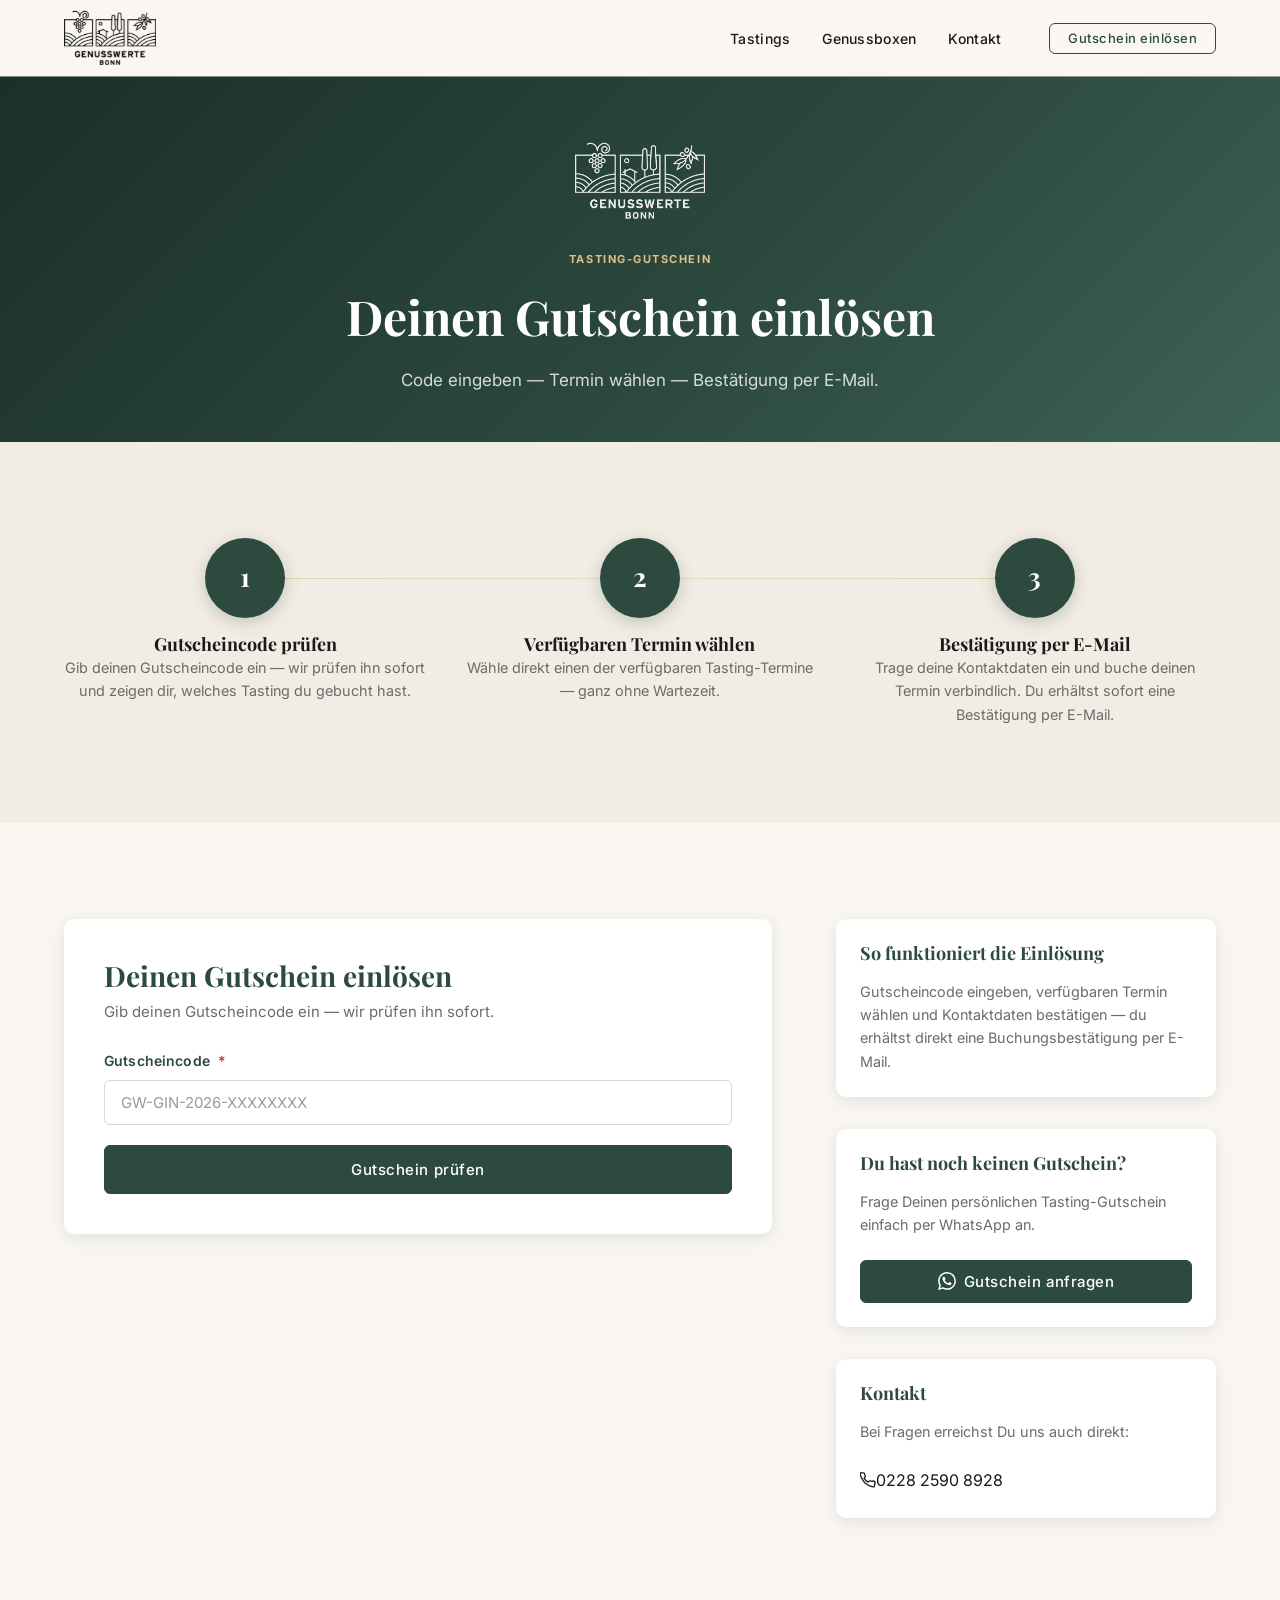
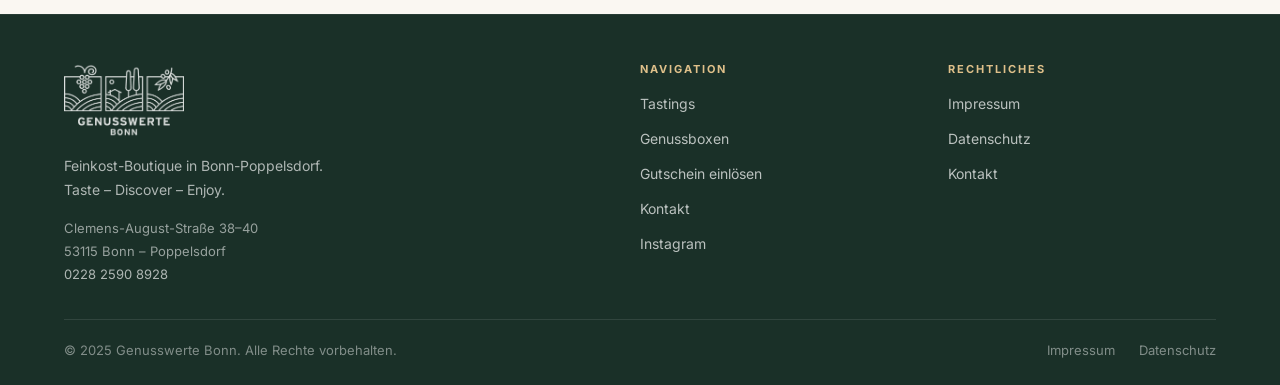
<file: gutschein-einloesen.html>
﻿<!DOCTYPE html>
<html lang="de">
<head>
  <meta charset="UTF-8">
  <meta name="viewport" content="width=device-width, initial-scale=1.0">
  <title>Gutschein einlösen — Genusswerte Bonn</title>
  <meta name="description" content="Löse deinen Tasting-Gutschein ein. Code eingeben, verfügbaren Termin wählen, Bestätigung per E-Mail. Genusswerte Bonn, Bonn-Poppelsdorf.">

  <!-- Open Graph -->
  <meta property="og:title" content="Gutschein einlösen — Genusswerte Bonn">
  <meta property="og:description" content="Code eingeben, verfügbaren Termin wählen, Bestätigung per E-Mail.">
  <meta property="og:type" content="website">

  <!-- Favicon -->
  <link rel="icon" href="assets/images/logo.png" type="image/png">

  <!-- Google Fonts -->
  <link rel="preconnect" href="https://fonts.googleapis.com">
  <link rel="preconnect" href="https://fonts.gstatic.com" crossorigin>
  <link href="https://fonts.googleapis.com/css2?family=Inter:wght@400;500;600&family=Playfair+Display:ital,wght@0,500;0,700;1,500&display=swap" rel="stylesheet">

  <!-- Styles -->
  <link rel="stylesheet" href="assets/css/base.css">
  <link rel="stylesheet" href="assets/css/components.css">
  <link rel="stylesheet" href="assets/css/layout.css">
</head>
<body>

  <a class="skip-link" href="#main-content">Zum Inhalt springen</a>

  <!-- =====================================================
       HEADER
       ===================================================== -->
  <header class="site-header" id="site-header">
    <div class="container">
      <nav class="nav" aria-label="Hauptnavigation">
        <a href="index.html" class="nav__logo-link" aria-label="Genusswerte Bonn – Startseite">
          <img src="assets/images/genusswerte_bonn_logo_transparent.png"
               alt="Genusswerte Bonn" class="nav__logo" width="160" height="48">
        </a>

        <button class="nav__toggle" aria-label="Menü öffnen" aria-expanded="false" aria-controls="nav-menu">
          <span class="nav__hamburger" aria-hidden="true"></span>
        </button>

        <ul class="nav__menu" id="nav-menu" role="list">
          <li><a href="tastings.html" class="nav__link">Tastings</a></li>
          <li><a href="gutscheine-boxen.html" class="nav__link">Genussboxen</a></li>
          <li><a href="kontakt.html" class="nav__link">Kontakt</a></li>
          <li class="nav__cta">
            <a href="gutschein-einloesen.html" class="btn btn--primary" aria-current="page">Gutschein einlösen</a>
          </li>
        </ul>
      </nav>
    </div>
  </header>

  <main id="main-content">

    <!-- =====================================================
         PAGE HERO
         ===================================================== -->
    <div class="page-hero" aria-label="Gutschein einlösen">
      <img src="assets/images/genusswerte_bonn_logo_transparent.png"
           alt="Genusswerte Bonn" class="page-hero__logo" width="130" height="39">
      <span class="page-hero__eyebrow">Tasting-Gutschein</span>
      <h1 class="page-hero__title">Deinen Gutschein einlösen</h1>
      <p class="page-hero__subtitle">Code eingeben &mdash; Termin w&auml;hlen &mdash; Best&auml;tigung per E-Mail.</p>
    </div>

    <!-- =====================================================
         3-SCHRITT-HINWEIS
         ===================================================== -->
    <section class="section section--alt" aria-label="Ablauf">
      <div class="container">
        <ol class="steps" role="list" aria-label="So läuft die Einlösung ab">

          <li class="step">
            <div class="step__number" aria-hidden="true">1</div>
            <div class="step__text">
              <h2 class="step__title">Gutscheincode pr&uuml;fen</h2>
              <p class="step__body">Gib deinen Gutscheincode ein &mdash; wir pr&uuml;fen ihn sofort und zeigen dir, welches Tasting du gebucht hast.</p>
            </div>
          </li>

          <li class="step">
            <div class="step__number" aria-hidden="true">2</div>
            <div class="step__text">
              <h2 class="step__title">Verf&uuml;gbaren Termin w&auml;hlen</h2>
              <p class="step__body">W&auml;hle direkt einen der verf&uuml;gbaren Tasting-Termine &mdash; ganz ohne Wartezeit.</p>
            </div>
          </li>

          <li class="step">
            <div class="step__number" aria-hidden="true">3</div>
            <div class="step__text">
              <h2 class="step__title">Best&auml;tigung per E-Mail</h2>
              <p class="step__body">Trage deine Kontaktdaten ein und buche deinen Termin verbindlich. Du erh&auml;ltst sofort eine Best&auml;tigung per E-Mail.</p>
            </div>
          </li>

        </ol>

      </div>
    </section>

    <!-- =====================================================
         REDEMPTION FORM
         ===================================================== -->
    <section class="section" id="formular" aria-label="Einlöseformular">
      <div class="container">

        <div class="redemption-layout">

          <!-- 3-Schritt-Einlöse-Flow -->
          <div>
            <div class="redemption-form-wrapper">

              <!-- ─── Schritt 1: Code prüfen ─────────────────── -->
              <div id="step-1" class="redemption-step">
                <h2 style="font-family: var(--font-serif); font-size: 1.75rem; color: var(--color-green); margin-bottom: 0.5rem;">Deinen Gutschein einl&ouml;sen</h2>
                <p style="color: var(--color-text-muted); font-size: 0.9375rem; margin-bottom: 1.5rem;">Gib deinen Gutscheincode ein &mdash; wir pr&uuml;fen ihn sofort.</p>

                <div class="form-group">
                  <label class="form-label" for="gutschein-code">
                    Gutscheincode <span class="required-mark" aria-hidden="true">*</span>
                  </label>
                  <input class="form-input" type="text" id="gutschein-code"
                         placeholder="GW-GIN-2026-XXXXXXXX" autocomplete="off"
                         aria-required="true" spellcheck="false">
                </div>

                <p class="form-error" id="validate-error" aria-live="polite" hidden style="margin-top: 0.75rem;"></p>

                <button class="btn btn--primary" id="btn-validate" type="button"
                        style="width: 100%; justify-content: center; padding: 1rem; margin-top: 1.25rem;">
                  Gutschein pr&uuml;fen
                </button>
              </div>

              <!-- ─── Schritt 2: Termin wählen ───────────────── -->
              <div id="step-2" class="redemption-step" hidden>
                <button class="step-back-btn" id="btn-back-1" type="button">
                  &larr; Anderen Code eingeben
                </button>

                <div id="voucher-info" class="voucher-info"></div>

                <p class="step-heading">Verf&uuml;gbaren Termin w&auml;hlen</p>

                <div id="slots-list" class="slots-list"></div>
                <p class="form-error" id="slots-error" aria-live="polite" hidden style="margin-top: 0.75rem;"></p>
              </div>

              <!-- ─── Schritt 3: Kontaktdaten ────────────────── -->
              <div id="step-3" class="redemption-step" hidden>
                <button class="step-back-btn" id="btn-back-2" type="button">
                  &larr; Anderen Termin w&auml;hlen
                </button>

                <div id="chosen-slot-info" class="voucher-info"></div>

                <p class="step-heading">Deine Kontaktdaten</p>
                <p style="color: var(--color-text-muted); font-size: 0.9375rem; margin-bottom: 1.5rem;">Felder mit <span style="color: #C0392B;">*</span> sind Pflichtfelder.</p>

                <form id="schedule-form" novalidate aria-label="Termin verbindlich buchen">

                  <div class="form-grid">
                    <div class="form-group">
                      <label class="form-label" for="s-name">
                        Name <span class="required-mark" aria-hidden="true">*</span>
                      </label>
                      <input class="form-input" type="text" id="s-name" name="name"
                             required autocomplete="name" aria-required="true">
                    </div>
                    <div class="form-group">
                      <label class="form-label" for="s-email">
                        E-Mail-Adresse <span class="required-mark" aria-hidden="true">*</span>
                      </label>
                      <input class="form-input" type="email" id="s-email" name="email"
                             required autocomplete="email" aria-required="true">
                    </div>
                  </div>

                  <div class="form-group">
                    <label class="form-label" for="s-telefon">Telefon</label>
                    <input class="form-input" type="tel" id="s-telefon" name="telefon"
                           autocomplete="tel" placeholder="Optional">
                  </div>

                  <div class="form-group">
                    <label class="form-label" for="s-adresse">Adresse</label>
                    <input class="form-input" type="text" id="s-adresse" name="adresse"
                           autocomplete="street-address" placeholder="Optional">
                  </div>

                  <p class="form-error" id="schedule-error" aria-live="polite" hidden style="margin-top: 0.75rem;"></p>

                  <button class="btn btn--primary" type="submit"
                          style="width: 100%; justify-content: center; padding: 1rem; margin-top: 1.25rem;">
                    Termin verbindlich buchen
                  </button>

                  <p class="form-privacy">
                    Mit dem Absenden erklärst du dich einverstanden, dass wir deine Angaben zur Buchungsabwicklung verwenden. Mehr in unserer <a href="datenschutz.html">Datenschutzerklärung</a>.
                  </p>

                </form>
              </div>

              <!-- ─── Erfolgs-Screen ─────────────────────────── -->
              <div class="form-success" id="form-success" role="alert" aria-live="polite">
                <span class="form-success__icon" aria-hidden="true">&#10003;</span>
                <p class="form-success__title">Termin gebucht!</p>
                <p class="form-success__body" id="success-body">Dein Termin ist best&auml;tigt. Du erh&auml;ltst in K&uuml;rze eine Best&auml;tigung per E-Mail.</p>
              </div>

            </div>
          </div>

          <!-- Sidebar -->
          <aside class="redemption-sidebar" aria-label="Hinweise">

            <div class="sidebar-block">
              <h3>So funktioniert die Einl&ouml;sung</h3>
              <p>Gutscheincode eingeben, verf&uuml;gbaren Termin w&auml;hlen und Kontaktdaten best&auml;tigen &mdash; du erh&auml;ltst direkt eine Buchungsbest&auml;tigung per E-Mail.</p>
            </div>

            <div class="sidebar-block">
              <h3>Du hast noch keinen Gutschein?</h3>
              <p>Frage Deinen persönlichen Tasting-Gutschein einfach per WhatsApp an.</p>
              <a href="https://wa.me/4922825908928?text=Hallo%20Genusswerte%20Bonn%2C%20ich%20m%C3%B6chte%20einen%20Tasting-Gutschein%20anfragen."
                 class="btn btn--whatsapp" target="_blank" rel="noopener noreferrer"
                 style="margin-top: 0.5rem;">
                Gutschein anfragen
              </a>
            </div>

            <div class="sidebar-block">
              <h3>Kontakt</h3>
              <p>Bei Fragen erreichst Du uns auch direkt:</p>
              <a class="location-phone" href="tel:+4922825908928" style="margin-top: 0.5rem; display: inline-flex;">
                <svg xmlns="http://www.w3.org/2000/svg" width="16" height="16" viewBox="0 0 24 24" fill="none" stroke="currentColor" stroke-width="2" stroke-linecap="round" stroke-linejoin="round" aria-hidden="true"><path d="M22 16.92v3a2 2 0 01-2.18 2 19.79 19.79 0 01-8.63-3.07A19.5 19.5 0 013.07 9.81a19.79 19.79 0 01-3.07-8.67A2 2 0 012 1h3a2 2 0 012 1.72c.127.96.361 1.903.7 2.81a2 2 0 01-.45 2.11L6.09 8.91a16 16 0 006 6l1.27-1.27a2 2 0 012.11-.45c.907.339 1.85.573 2.81.7A2 2 0 0122 16.92z"/></svg>
                0228 2590 8928
              </a>
            </div>

          </aside>

        </div><!-- .redemption-layout -->
      </div><!-- .container -->
    </section>

  </main>

  <!-- =====================================================
       FOOTER
       ===================================================== -->
  <footer class="site-footer" aria-label="Seitenfu&szlig;">
    <div class="container">
      <div class="footer-grid">

        <div class="footer__brand">
          <img src="assets/images/genusswerte_bonn_logo_transparent.png"
               alt="Genusswerte Bonn" class="footer__logo" width="140" height="42">
          <p class="footer__tagline">Feinkost-Boutique in Bonn-Poppelsdorf.<br>Taste &ndash; Discover &ndash; Enjoy.</p>
          <address class="footer__address" style="font-style: normal;">
            Clemens-August-Straße 38–40<br>
            53115 Bonn – Poppelsdorf<br>
            <a href="tel:+4922825908928" style="color: rgba(255,255,255,0.65);">0228 2590 8928</a>
          </address>
        </div>

        <div class="footer__col">
          <h4>Navigation</h4>
          <nav class="footer__nav" aria-label="Footer Navigation">
            <a href="tastings.html">Tastings</a>
            <a href="gutscheine-boxen.html#genussboxen">Genussboxen</a>
            <a href="gutschein-einloesen.html">Gutschein einlösen</a>
            <a href="kontakt.html">Kontakt</a>
            <a href="https://www.instagram.com/genusswerte.bonn/" target="_blank" rel="noopener noreferrer">Instagram</a>
          </nav>
        </div>

        <div class="footer__col">
          <h4>Rechtliches</h4>
          <nav class="footer__nav" aria-label="Rechtliche Links">
            <a href="impressum.html">Impressum</a>
            <a href="datenschutz.html">Datenschutz</a>
            <a href="mailto:info@genusswerte-bonn.com">Kontakt</a>
          </nav>
        </div>

      </div>

      <div class="footer__bottom">
        <p class="footer__copy">&copy; 2025 Genusswerte Bonn. Alle Rechte vorbehalten.</p>
        <nav class="footer__legal" aria-label="Rechtliche Pflichtlinks">
          <a href="impressum.html">Impressum</a>
          <a href="datenschutz.html">Datenschutz</a>
        </nav>
      </div>
    </div>
  </footer>

  <script src="assets/js/config.js"></script>
  <script src="assets/js/main.js"></script>
  <script src="assets/js/voucher-form.js"></script>
</body>
</html>
</file>
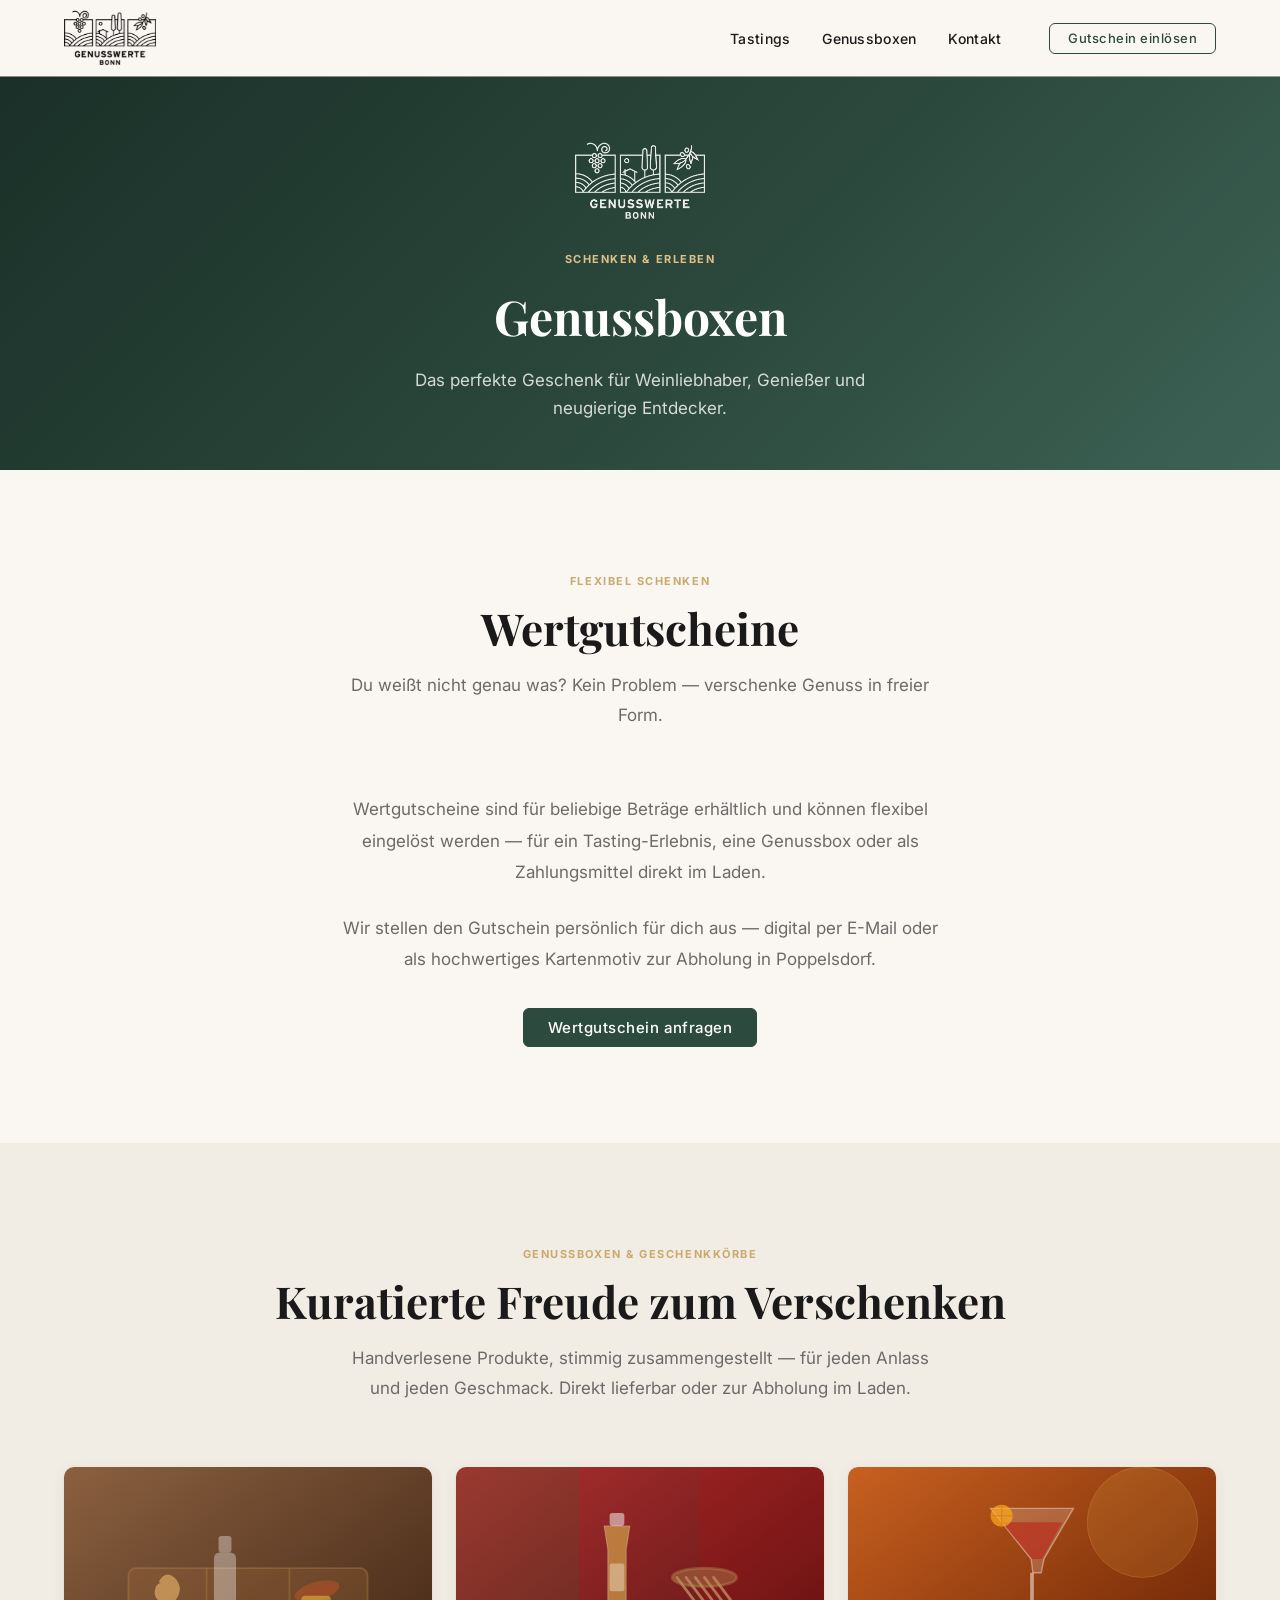
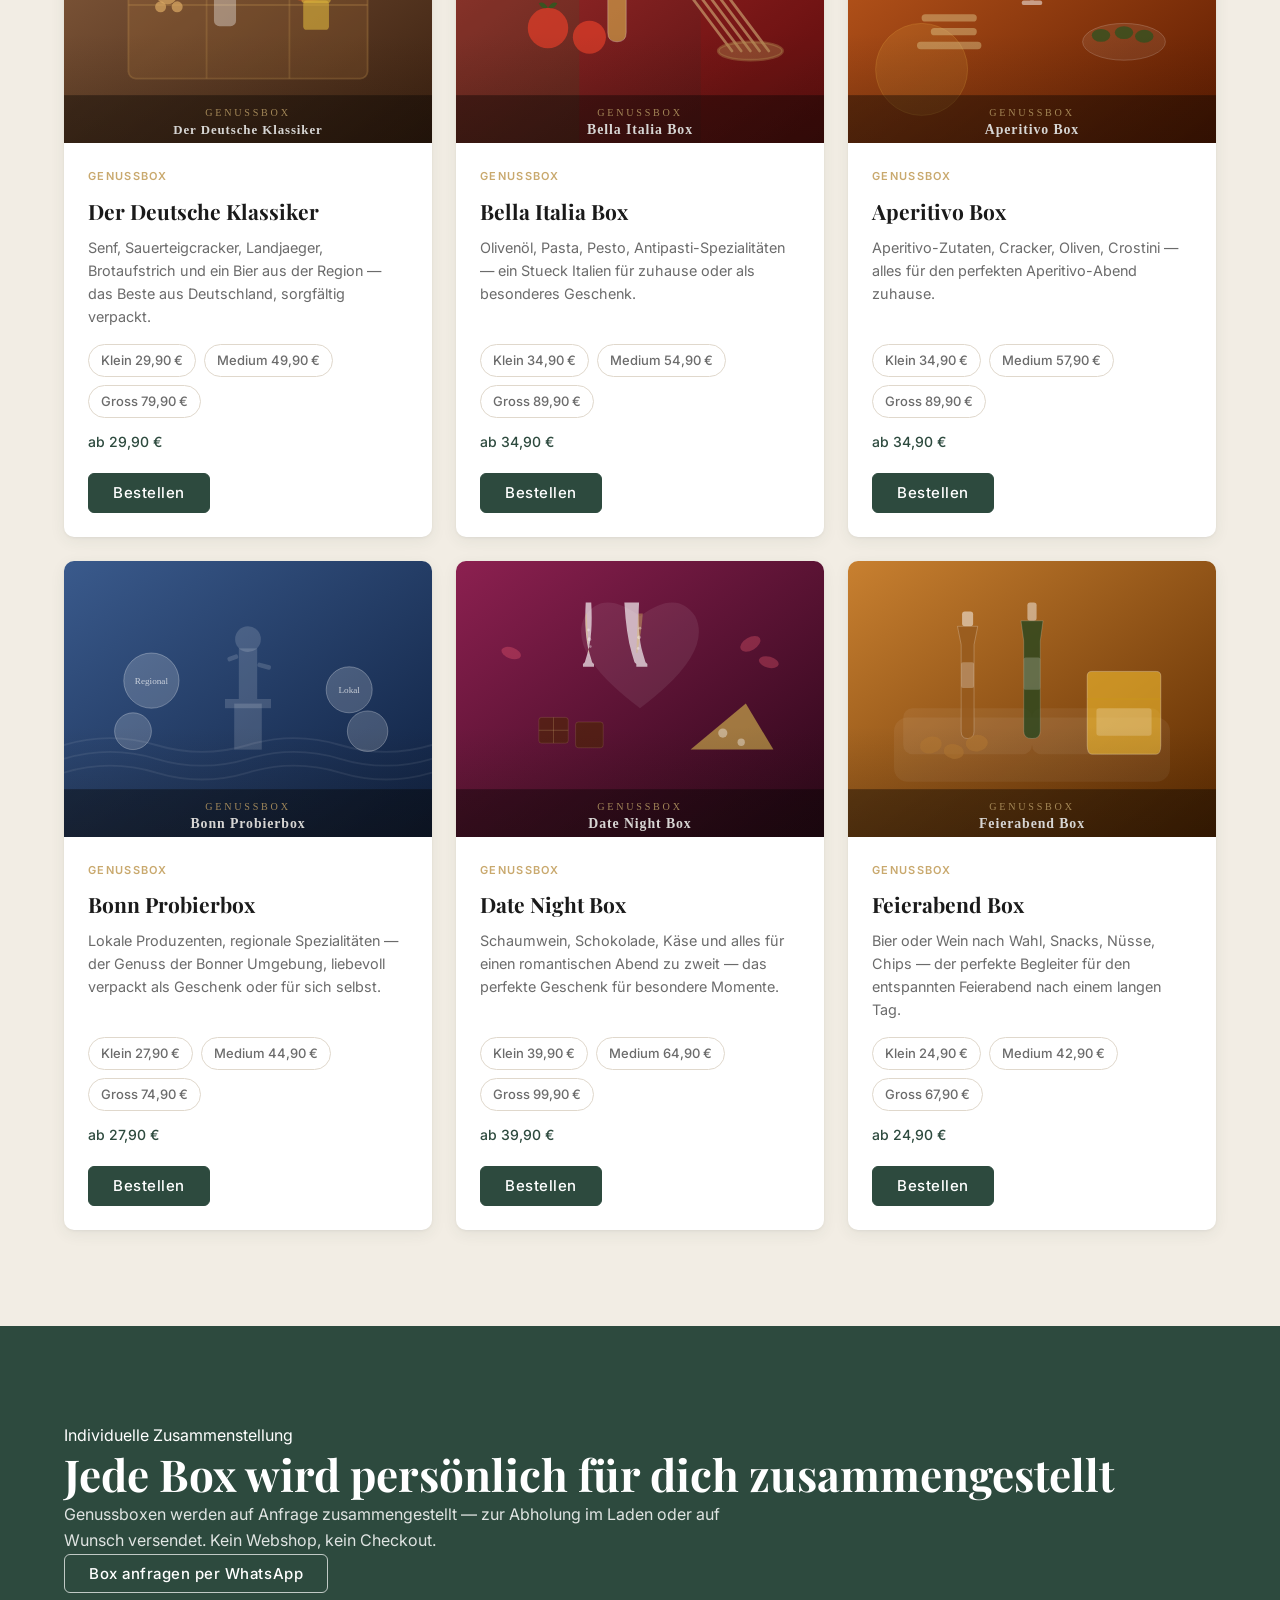
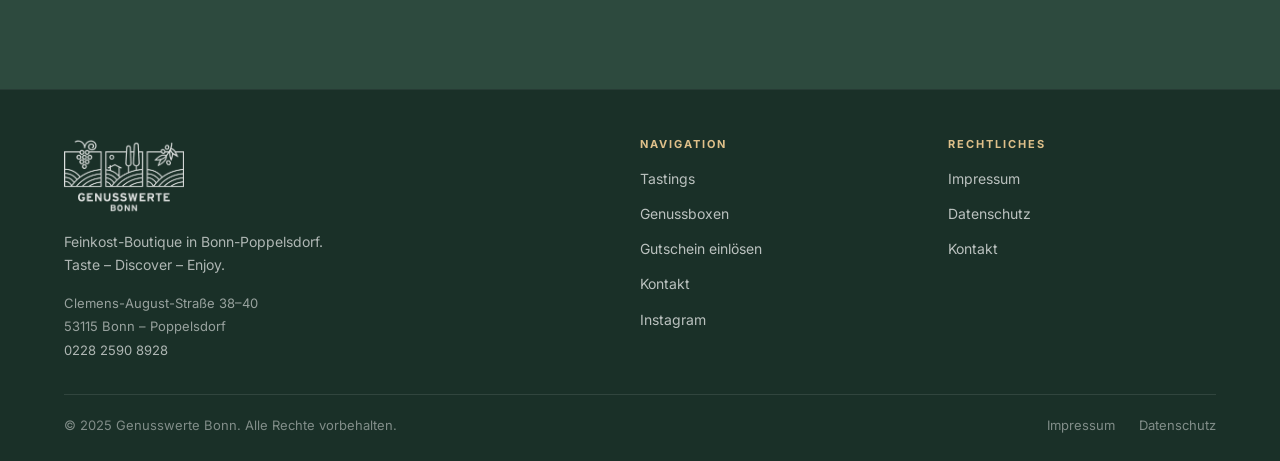
<file: gutscheine-boxen.html>
<!DOCTYPE html>
<html lang="de">
<head>
  <meta charset="UTF-8">
  <meta name="viewport" content="width=device-width, initial-scale=1.0">
  <title>Genussboxen — Genusswerte Bonn</title>
  <meta name="description" content="Genussboxen und Wertgutscheine — persönlich zusammengestellt in Bonn-Poppelsdorf. Das perfekte Geschenk für Weinliebhaber und Genießer.">

  <!-- Open Graph -->
  <meta property="og:title" content="Genussboxen — Genusswerte Bonn">
  <meta property="og:description" content="Genussboxen und Wertgutscheine — persönlich zusammengestellt in Bonn-Poppelsdorf.">
  <meta property="og:type" content="website">

  <!-- Favicon -->
  <link rel="icon" href="assets/images/logo.png" type="image/png">

  <!-- Google Fonts -->
  <link rel="preconnect" href="https://fonts.googleapis.com">
  <link rel="preconnect" href="https://fonts.gstatic.com" crossorigin>
  <link href="https://fonts.googleapis.com/css2?family=Inter:wght@400;500;600&family=Playfair+Display:ital,wght@0,500;0,700;1,500&display=swap" rel="stylesheet">

  <!-- Styles -->
  <link rel="stylesheet" href="assets/css/base.css">
  <link rel="stylesheet" href="assets/css/components.css">
  <link rel="stylesheet" href="assets/css/layout.css">
</head>
<body>

  <a class="skip-link" href="#main-content">Zum Inhalt springen</a>

  <!-- HEADER -->
  <header class="site-header" id="site-header">
    <div class="container">
      <nav class="nav" aria-label="Hauptnavigation">
        <a href="index.html" class="nav__logo-link" aria-label="Genusswerte Bonn – Startseite">
          <img src="assets/images/genusswerte_bonn_logo_transparent.png"
               alt="Genusswerte Bonn" class="nav__logo" width="160" height="48">
        </a>
        <button class="nav__toggle" aria-label="Menü öffnen" aria-expanded="false" aria-controls="nav-menu">
          <span class="nav__hamburger" aria-hidden="true"></span>
        </button>
        <ul class="nav__menu" id="nav-menu" role="list">
          <li><a href="tastings.html" class="nav__link">Tastings</a></li>
          <li><a href="gutscheine-boxen.html" class="nav__link" aria-current="page">Genussboxen</a></li>
          <li><a href="kontakt.html" class="nav__link">Kontakt</a></li>
          <li class="nav__cta">
            <a href="gutschein-einloesen.html" class="btn btn--primary">Gutschein einlösen</a>
          </li>
        </ul>
      </nav>
    </div>
  </header>

  <main id="main-content">

    <!-- PAGE HERO -->
    <div class="page-hero" aria-label="Genussboxen">
      <img src="assets/images/genusswerte_bonn_logo_transparent.png"
           alt="Genusswerte Bonn" class="page-hero__logo" width="130" height="39">
      <span class="page-hero__eyebrow">Schenken &amp; Erleben</span>
      <h1 class="page-hero__title">Genussboxen</h1>
      <p class="page-hero__subtitle">Das perfekte Geschenk f&uuml;r Weinliebhaber, Genie&szlig;er und neugierige Entdecker.</p>
    </div>

    <!-- WERTGUTSCHEINE -->
    <section class="section" id="wertgutscheine">
      <div class="container">
        <div class="section__header text-center js-animate">
          <span class="section__eyebrow">Flexibel Schenken</span>
          <h2 class="section__title">Wertgutscheine</h2>
          <p class="section__subtitle">Du weißt nicht genau was? Kein Problem &mdash; verschenke Genuss in freier Form.</p>
        </div>
        <div class="sortiment-split js-animate">
          <div class="sortiment-split__content" style="max-width: 600px; margin: 0 auto; text-align: center;">
            <p style="color: var(--color-text-muted); line-height: 1.85; font-size: 1.0625rem; margin-bottom: 1.5rem;">
              Wertgutscheine sind für beliebige Beträge erhältlich und können flexibel eingelöst werden &mdash; für ein Tasting-Erlebnis, eine Genussbox oder als Zahlungsmittel direkt im Laden.
            </p>
            <p style="color: var(--color-text-muted); line-height: 1.85; font-size: 1.0625rem; margin-bottom: 2rem;">
              Wir stellen den Gutschein persönlich für dich aus &mdash; digital per E-Mail oder als hochwertiges Kartenmotiv zur Abholung in Poppelsdorf.
            </p>
            <a class="btn btn--primary"
               href="https://wa.me/4922825908928?text=Hallo%20Genusswerte%20Bonn%2C%0A%0Aich%20m%C3%B6chte%20einen%20Wertgutschein%20anfragen.%0A%0ABetrag%3A%0AZustellung%3A%20digital%20%2F%20Abholung%20im%20Laden%0AName%3A%0ANachricht%3A"
               target="_blank" rel="noopener noreferrer"
               aria-label="Wertgutschein per WhatsApp anfragen">
              Wertgutschein anfragen
            </a>
          </div>
        </div>
      </div>
    </section>

    <!-- GENUSSBOXEN -->
    <section class="section section--alt" id="genussboxen">
      <div class="container">
        <div class="section__header text-center js-animate">
          <span class="section__eyebrow">Genussboxen &amp; Geschenkkörbe</span>
          <h2 class="section__title">Kuratierte Freude zum Verschenken</h2>
          <p class="section__subtitle">Handverlesene Produkte, stimmig zusammengestellt &mdash; für jeden Anlass und jeden Geschmack. Direkt lieferbar oder zur Abholung im Laden.</p>
        </div>

        <div class="card-grid">

          <!-- Der Deutsche Klassiker -->
          <article class="card js-animate" data-delay="1" aria-label="Der Deutsche Klassiker Genussbox">
            <div class="card__image">
              <img src="assets/images/box-klassiker.svg" alt="Der Deutsche Klassiker Genussbox" width="400" height="300" loading="lazy">
            </div>
            <div class="card__body">
              <span class="card__eyebrow">Genussbox</span>
              <h3 class="card__title">Der Deutsche Klassiker</h3>
              <p class="card__description">Senf, Sauerteigcracker, Landjaeger, Brotaufstrich und ein Bier aus der Region &mdash; das Beste aus Deutschland, sorgfältig verpackt.</p>
              <div class="card__variants" aria-label="Größen">
                <span class="variant-pill">Klein 29,90 &euro;</span>
                <span class="variant-pill">Medium 49,90 &euro;</span>
                <span class="variant-pill">Gross 79,90 &euro;</span>
              </div>
              <p class="card__price">ab 29,90 &euro;</p>
              <div class="card__action">
                <button class="btn btn--primary btn--order" type="button" onclick="showOrderNote(this)" data-box="Der Deutsche Klassiker">
                  Bestellen
                </button>
              </div>
            </div>
          </article>

          <!-- Bella Italia Box -->
          <article class="card js-animate" data-delay="2" aria-label="Bella Italia Box">
            <div class="card__image">
              <img src="assets/images/box-bella-italia.svg" alt="Bella Italia Genussbox" width="400" height="300" loading="lazy">
            </div>
            <div class="card__body">
              <span class="card__eyebrow">Genussbox</span>
              <h3 class="card__title">Bella Italia Box</h3>
              <p class="card__description">Olivenöl, Pasta, Pesto, Antipasti-Spezialitäten &mdash; ein Stueck Italien für zuhause oder als besonderes Geschenk.</p>
              <div class="card__variants" aria-label="Größen">
                <span class="variant-pill">Klein 34,90 &euro;</span>
                <span class="variant-pill">Medium 54,90 &euro;</span>
                <span class="variant-pill">Gross 89,90 &euro;</span>
              </div>
              <p class="card__price">ab 34,90 &euro;</p>
              <div class="card__action">
                <button class="btn btn--primary btn--order" type="button" onclick="showOrderNote(this)" data-box="Bella Italia Box">
                  Bestellen
                </button>
              </div>
            </div>
          </article>

          <!-- Aperitivo Box -->
          <article class="card js-animate" data-delay="3" aria-label="Aperitivo Box">
            <div class="card__image">
              <img src="assets/images/box-aperitivo.svg" alt="Aperitivo Genussbox" width="400" height="300" loading="lazy">
            </div>
            <div class="card__body">
              <span class="card__eyebrow">Genussbox</span>
              <h3 class="card__title">Aperitivo Box</h3>
              <p class="card__description">Aperitivo-Zutaten, Cracker, Oliven, Crostini &mdash; alles für den perfekten Aperitivo-Abend zuhause.</p>
              <div class="card__variants" aria-label="Größen">
                <span class="variant-pill">Klein 34,90 &euro;</span>
                <span class="variant-pill">Medium 57,90 &euro;</span>
                <span class="variant-pill">Gross 89,90 &euro;</span>
              </div>
              <p class="card__price">ab 34,90 &euro;</p>
              <div class="card__action">
                <button class="btn btn--primary btn--order" type="button" onclick="showOrderNote(this)" data-box="Aperitivo Box">
                  Bestellen
                </button>
              </div>
            </div>
          </article>

          <!-- Bonn Probierbox -->
          <article class="card js-animate" data-delay="4" aria-label="Bonn Probierbox">
            <div class="card__image">
              <img src="assets/images/box-bonn.svg" alt="Bonn Probierbox Genussbox" width="400" height="300" loading="lazy">
            </div>
            <div class="card__body">
              <span class="card__eyebrow">Genussbox</span>
              <h3 class="card__title">Bonn Probierbox</h3>
              <p class="card__description">Lokale Produzenten, regionale Spezialitäten &mdash; der Genuss der Bonner Umgebung, liebevoll verpackt als Geschenk oder für sich selbst.</p>
              <div class="card__variants" aria-label="Größen">
                <span class="variant-pill">Klein 27,90 &euro;</span>
                <span class="variant-pill">Medium 44,90 &euro;</span>
                <span class="variant-pill">Gross 74,90 &euro;</span>
              </div>
              <p class="card__price">ab 27,90 &euro;</p>
              <div class="card__action">
                <button class="btn btn--primary btn--order" type="button" onclick="showOrderNote(this)" data-box="Bonn Probierbox">
                  Bestellen
                </button>
              </div>
            </div>
          </article>

          <!-- Date Night Box -->
          <article class="card js-animate" data-delay="5" aria-label="Date Night Box">
            <div class="card__image">
              <img src="assets/images/box-date-night.svg" alt="Date Night Genussbox" width="400" height="300" loading="lazy">
            </div>
            <div class="card__body">
              <span class="card__eyebrow">Genussbox</span>
              <h3 class="card__title">Date Night Box</h3>
              <p class="card__description">Schaumwein, Schokolade, Käse und alles für einen romantischen Abend zu zweit &mdash; das perfekte Geschenk für besondere Momente.</p>
              <div class="card__variants" aria-label="Größen">
                <span class="variant-pill">Klein 39,90 &euro;</span>
                <span class="variant-pill">Medium 64,90 &euro;</span>
                <span class="variant-pill">Gross 99,90 &euro;</span>
              </div>
              <p class="card__price">ab 39,90 &euro;</p>
              <div class="card__action">
                <button class="btn btn--primary btn--order" type="button" onclick="showOrderNote(this)" data-box="Date Night Box">
                  Bestellen
                </button>
              </div>
            </div>
          </article>

          <!-- Feierabend Box -->
          <article class="card js-animate" data-delay="6" aria-label="Feierabend Box">
            <div class="card__image">
              <img src="assets/images/box-feierabend.svg" alt="Feierabend Genussbox" width="400" height="300" loading="lazy">
            </div>
            <div class="card__body">
              <span class="card__eyebrow">Genussbox</span>
              <h3 class="card__title">Feierabend Box</h3>
              <p class="card__description">Bier oder Wein nach Wahl, Snacks, Nüsse, Chips &mdash; der perfekte Begleiter für den entspannten Feierabend nach einem langen Tag.</p>
              <div class="card__variants" aria-label="Größen">
                <span class="variant-pill">Klein 24,90 &euro;</span>
                <span class="variant-pill">Medium 42,90 &euro;</span>
                <span class="variant-pill">Gross 67,90 &euro;</span>
              </div>
              <p class="card__price">ab 24,90 &euro;</p>
              <div class="card__action">
                <button class="btn btn--primary btn--order" type="button" onclick="showOrderNote(this)" data-box="Feierabend Box">
                  Bestellen
                </button>
              </div>
            </div>
          </article>

        </div><!-- .card-grid -->

        <!-- Order note (shown by JS) -->
        <div id="order-note" class="order-note" style="display:none;" role="alert" aria-live="polite"></div>

      </div><!-- .container -->
    </section>

    <!-- HINWEIS-BAND -->
    <section class="section section--dark" aria-label="Bestellhinweis Genussboxen">
      <div class="container">
        <div class="cta-band js-animate">
          <span class="cta-band__eyebrow">Individuelle Zusammenstellung</span>
          <h2 class="cta-band__title">Jede Box wird pers&ouml;nlich f&uuml;r dich zusammengestellt</h2>
          <p class="cta-band__subtitle">Genussboxen werden auf Anfrage zusammengestellt &mdash; zur Abholung im Laden oder auf Wunsch versendet. Kein Webshop, kein Checkout.</p>
          <div class="cta-band__actions">
            <a href="https://wa.me/4922825908928?text=Hallo%20Genusswerte%20Bonn%2C%0A%0Aich%20m%C3%B6chte%20eine%20Genussbox%20anfragen.%0A%0ABox%3A%0AGr%C3%B6%C3%9Fe%3A%0AGew%C3%BCnschter%20Anlass%3A%0AAbholung%20oder%20Versand%3A%0AName%3A%0ANachricht%3A"
               class="btn btn--ghost" target="_blank" rel="noopener noreferrer">
              Box anfragen per WhatsApp
            </a>
          </div>
        </div>
      </div>
    </section>

  </main>

  <!-- FOOTER -->
  <footer class="site-footer" aria-label="Seitenfu&szlig;">
    <div class="container">
      <div class="footer-grid">

        <div class="footer__brand">
          <img src="assets/images/genusswerte_bonn_logo_transparent.png"
               alt="Genusswerte Bonn" class="footer__logo" width="140" height="42">
          <p class="footer__tagline">Feinkost-Boutique in Bonn-Poppelsdorf.<br>Taste &ndash; Discover &ndash; Enjoy.</p>
          <address class="footer__address" style="font-style: normal;">
            Clemens-August-Stra&szlig;e 38&ndash;40<br>
            53115 Bonn &ndash; Poppelsdorf<br>
            <a href="tel:+4922825908928" style="color: rgba(255,255,255,0.65);">0228 2590 8928</a>
          </address>
        </div>

        <div class="footer__col">
          <h4>Navigation</h4>
          <nav class="footer__nav" aria-label="Footer Navigation">
            <a href="tastings.html">Tastings</a>
            <a href="gutscheine-boxen.html#genussboxen">Genussboxen</a>
            <a href="gutschein-einloesen.html">Gutschein einlösen</a>
            <a href="kontakt.html">Kontakt</a>
            <a href="https://www.instagram.com/genusswerte.bonn/" target="_blank" rel="noopener noreferrer">Instagram</a>
          </nav>
        </div>

        <div class="footer__col">
          <h4>Rechtliches</h4>
          <nav class="footer__nav" aria-label="Rechtliche Links">
            <a href="impressum.html">Impressum</a>
            <a href="datenschutz.html">Datenschutz</a>
            <a href="mailto:info@genusswerte-bonn.com">Kontakt</a>
          </nav>
        </div>

      </div>

      <div class="footer__bottom">
        <p class="footer__copy">&copy; 2025 Genusswerte Bonn. Alle Rechte vorbehalten.</p>
        <nav class="footer__legal" aria-label="Rechtliche Pflichtlinks">
          <a href="impressum.html">Impressum</a>
          <a href="datenschutz.html">Datenschutz</a>
        </nav>
      </div>
    </div>
  </footer>

  <script src="assets/js/main.js"></script>
  <script>
    function showOrderNote(btn) {
      var note = document.getElementById('order-note');
      var box  = btn.getAttribute('data-box') || 'diese Box';
      note.innerHTML =
        '<strong>Onlineshop kommt bald!</strong> ' +
        'F&uuml;r "' + box + '" bestelle jetzt bequem per WhatsApp &mdash; ' +
        '<a href="https://wa.me/4922825908928?text=Hallo%20Genusswerte%20Bonn%2C%20ich%20m%C3%B6chte%20bestellen%3A%20' +
        encodeURIComponent(box) +
        '" target="_blank" rel="noopener noreferrer" style="color:var(--color-green);font-weight:600;text-decoration:underline;">Jetzt via WhatsApp bestellen</a>.';
      note.style.display = 'block';
      note.scrollIntoView({ behavior: 'smooth', block: 'nearest' });
    }
  </script>
</body>
</html>
</file>
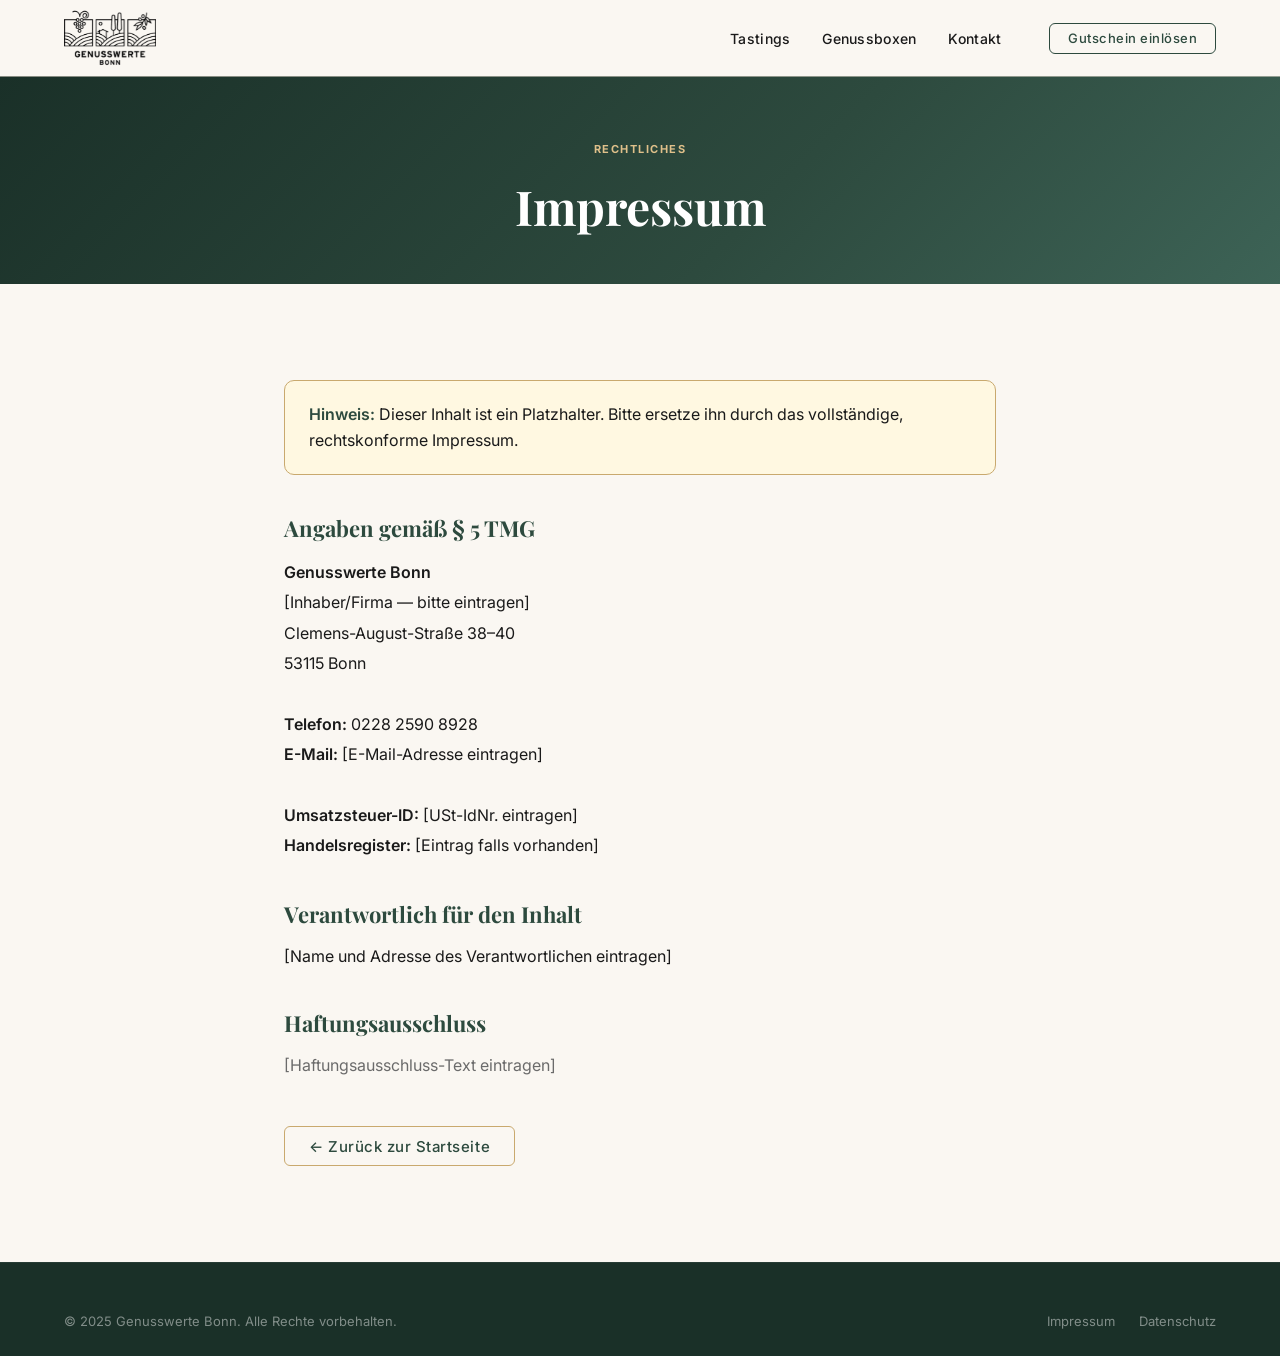
<file: impressum.html>
﻿<!DOCTYPE html>
<html lang="de">
<head>
  <meta charset="UTF-8">
  <meta name="viewport" content="width=device-width, initial-scale=1.0">
  <title>Impressum — Genusswerte Bonn</title>
  <meta name="robots" content="noindex, nofollow">
  <link rel="icon" href="assets/images/logo.png" type="image/png">
  <link rel="preconnect" href="https://fonts.googleapis.com">
  <link rel="preconnect" href="https://fonts.gstatic.com" crossorigin>
  <link href="https://fonts.googleapis.com/css2?family=Inter:wght@400;500;600&family=Playfair+Display:ital,wght@0,500;0,700;1,500&display=swap" rel="stylesheet">
  <link rel="stylesheet" href="assets/css/base.css">
  <link rel="stylesheet" href="assets/css/components.css">
  <link rel="stylesheet" href="assets/css/layout.css">
</head>
<body>

  <a class="skip-link" href="#main-content">Zum Inhalt springen</a>

  <header class="site-header" id="site-header">
    <div class="container">
      <nav class="nav" aria-label="Hauptnavigation">
        <a href="index.html" class="nav__logo-link" aria-label="Genusswerte Bonn – Startseite">
          <img src="assets/images/genusswerte_bonn_logo_transparent.png"
               alt="Genusswerte Bonn" class="nav__logo" width="160" height="48">
        </a>
        <button class="nav__toggle" aria-label="Menü öffnen" aria-expanded="false" aria-controls="nav-menu">
          <span class="nav__hamburger" aria-hidden="true"></span>
        </button>
        <ul class="nav__menu" id="nav-menu" role="list">
          <li><a href="tastings.html" class="nav__link">Tastings</a></li>
          <li><a href="gutscheine-boxen.html" class="nav__link">Genussboxen</a></li>
          <li><a href="kontakt.html" class="nav__link">Kontakt</a></li>
          <li class="nav__cta">
            <a href="gutschein-einloesen.html" class="btn btn--primary">Gutschein einlösen</a>
          </li>
        </ul>
      </nav>
    </div>
  </header>

  <main id="main-content">
    <div class="page-hero" style="padding-block: 4rem 3rem;">
      <span class="page-hero__eyebrow">Rechtliches</span>
      <h1 class="page-hero__title">Impressum</h1>
    </div>

    <section class="section">
      <div class="container" style="max-width: 760px;">

        <!-- HINWEIS: Diesen Inhalt bitte durch das vollständige Impressum ersetzen -->
        <div style="background: #FFF8E1; border: 1.5px solid #C9A96E; border-radius: 10px; padding: 1.25rem 1.5rem; margin-bottom: 2.5rem;">
          <strong style="color: var(--color-green);">Hinweis:</strong> Dieser Inhalt ist ein Platzhalter. Bitte ersetze ihn durch das vollständige, rechtskonforme Impressum.
        </div>

        <h2 style="font-family: var(--font-serif); color: var(--color-green); font-size: 1.375rem; margin-bottom: 1rem;">Angaben gemäß § 5 TMG</h2>

        <address style="font-style: normal; line-height: 1.9; color: var(--color-text);">
          <strong>Genusswerte Bonn</strong><br>
          [Inhaber/Firma — bitte eintragen]<br>
          Clemens-August-Straße 38–40<br>
          53115 Bonn<br><br>
          <strong>Telefon:</strong> 0228 2590 8928<br>
          <strong>E-Mail:</strong> [E-Mail-Adresse eintragen]<br><br>
          <strong>Umsatzsteuer-ID:</strong> [USt-IdNr. eintragen]<br>
          <strong>Handelsregister:</strong> [Eintrag falls vorhanden]
        </address>

        <h2 style="font-family: var(--font-serif); color: var(--color-green); font-size: 1.375rem; margin-top: 2.5rem; margin-bottom: 1rem;">Verantwortlich für den Inhalt</h2>
        <p>[Name und Adresse des Verantwortlichen eintragen]</p>

        <h2 style="font-family: var(--font-serif); color: var(--color-green); font-size: 1.375rem; margin-top: 2.5rem; margin-bottom: 1rem;">Haftungsausschluss</h2>
        <p style="color: var(--color-text-muted);">[Haftungsausschluss-Text eintragen]</p>

        <div style="margin-top: 3rem;">
          <a href="index.html" class="btn btn--secondary">← Zurück zur Startseite</a>
        </div>

      </div>
    </section>
  </main>

  <footer class="site-footer">
    <div class="container">
      <div class="footer__bottom" style="border-top: none; padding-top: 0;">
        <p class="footer__copy">&copy; 2025 Genusswerte Bonn. Alle Rechte vorbehalten.</p>
        <nav class="footer__legal">
          <a href="impressum.html">Impressum</a>
          <a href="datenschutz.html">Datenschutz</a>
        </nav>
      </div>
    </div>
  </footer>

  <script src="assets/js/main.js"></script>
</body>
</html>
</file>
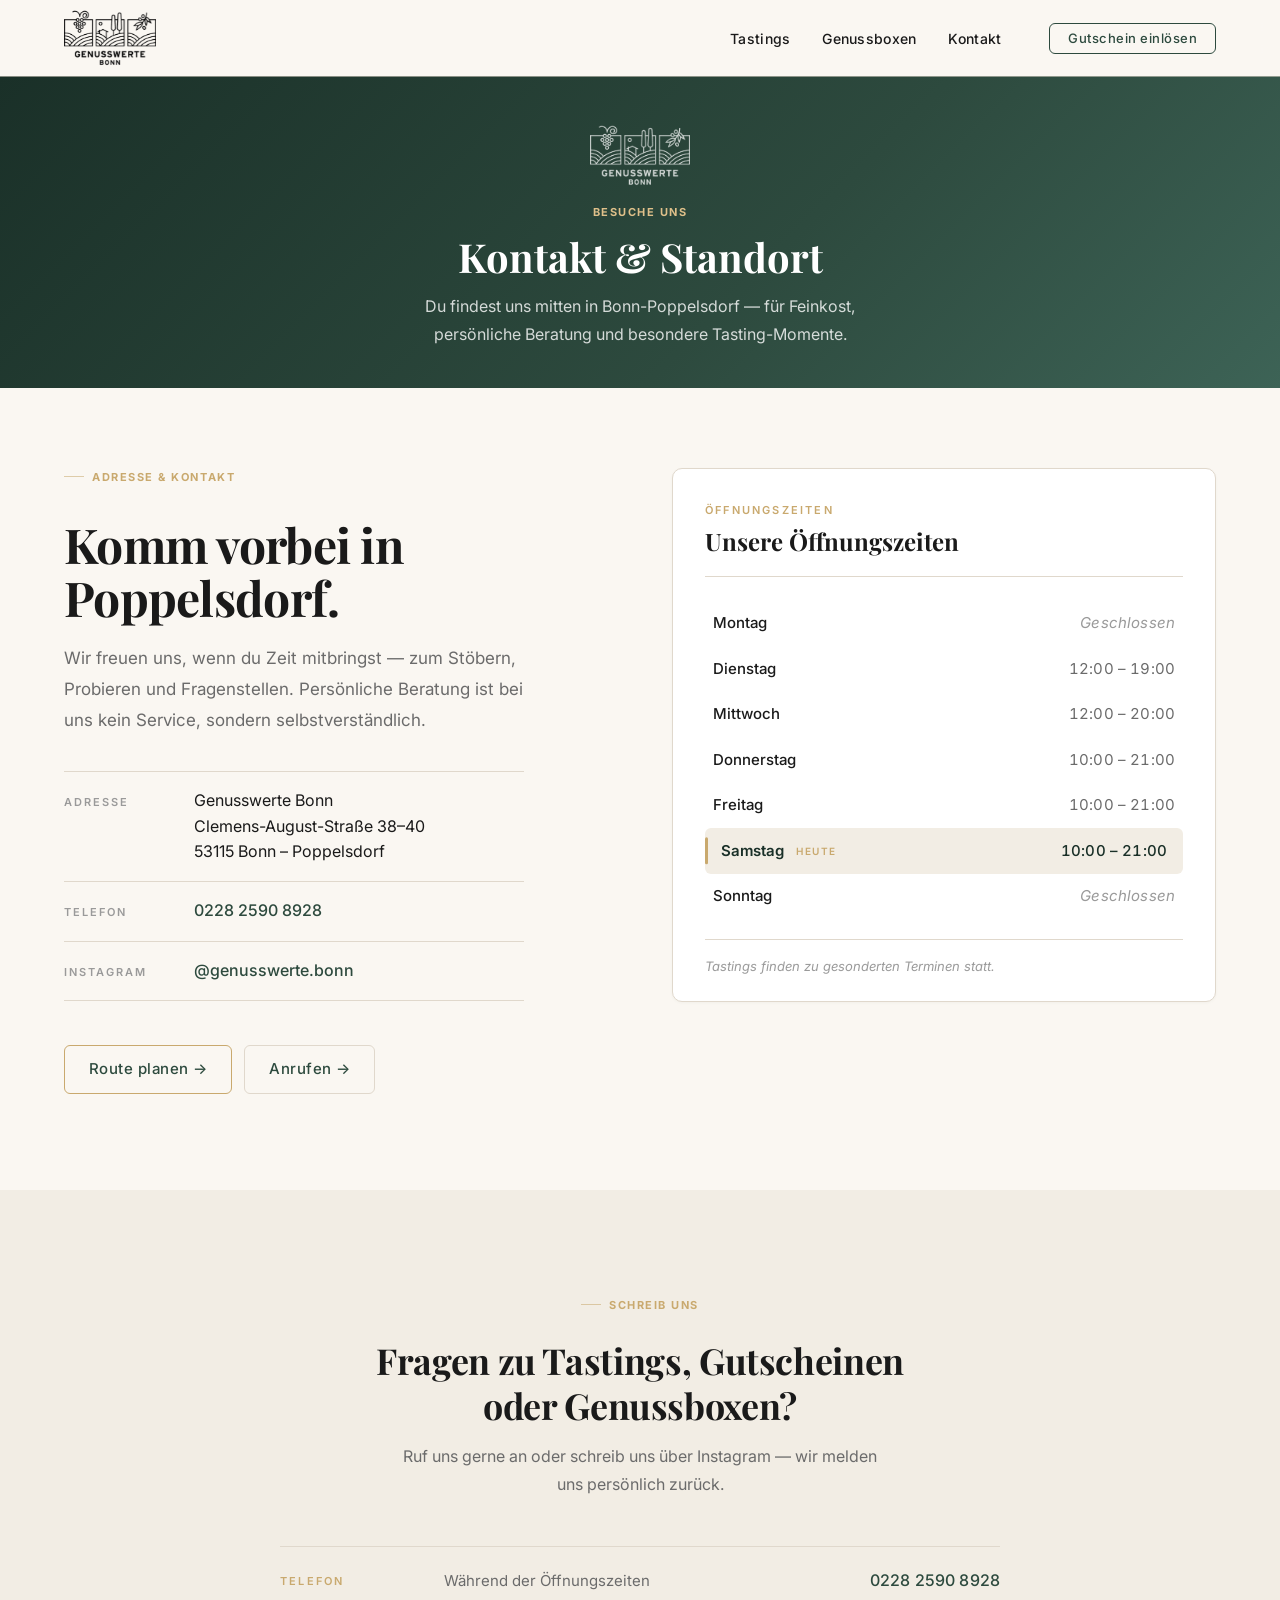
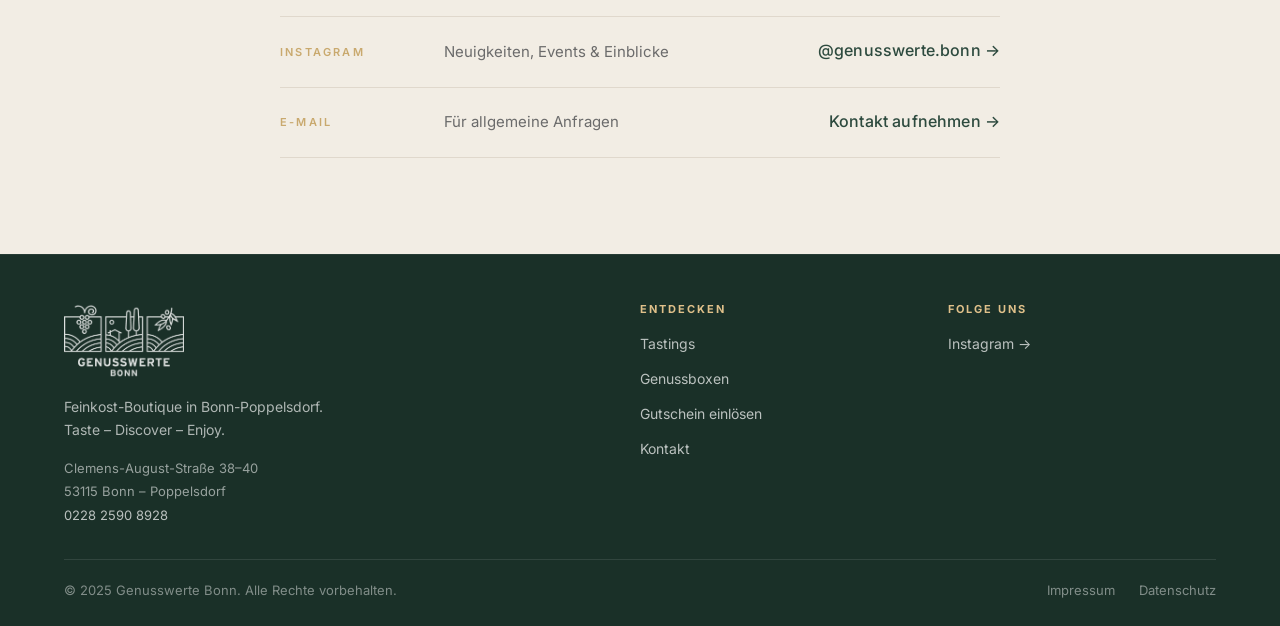
<file: kontakt.html>
<!DOCTYPE html>
<html lang="de">
<head>
  <meta charset="UTF-8">
  <meta name="viewport" content="width=device-width, initial-scale=1.0">
  <title>Kontakt &amp; Standort — Genusswerte Bonn</title>
  <meta name="description" content="Adresse, Öffnungszeiten und Kontakt — Genusswerte Bonn in der Clemens-August-Straße 38–40, Bonn-Poppelsdorf.">

  <!-- Open Graph -->
  <meta property="og:title" content="Kontakt &amp; Standort — Genusswerte Bonn">
  <meta property="og:description" content="Adresse, Öffnungszeiten und Kontakt — Genusswerte Bonn in Bonn-Poppelsdorf.">
  <meta property="og:type" content="website">
  <meta property="og:locale" content="de_DE">

  <!-- Favicon -->
  <link rel="icon" href="assets/images/logo.png" type="image/png">

  <!-- Google Fonts -->
  <link rel="preconnect" href="https://fonts.googleapis.com">
  <link rel="preconnect" href="https://fonts.gstatic.com" crossorigin>
  <link href="https://fonts.googleapis.com/css2?family=Inter:wght@400;500;600&family=Playfair+Display:ital,wght@0,500;0,700;1,500&display=swap" rel="stylesheet">

  <!-- Styles -->
  <link rel="stylesheet" href="assets/css/base.css">
  <link rel="stylesheet" href="assets/css/components.css">
  <link rel="stylesheet" href="assets/css/layout.css">
</head>
<body>

  <a class="skip-link" href="#main-content">Zum Inhalt springen</a>

  <!-- HEADER -->
  <header class="site-header" id="site-header">
    <div class="container">
      <nav class="nav" aria-label="Hauptnavigation">
        <a href="index.html" class="nav__logo-link" aria-label="Genusswerte Bonn – Startseite">
          <img src="assets/images/genusswerte_bonn_logo_transparent.png"
               alt="Genusswerte Bonn" class="nav__logo" width="160" height="48">
        </a>
        <button class="nav__toggle" aria-label="Menü öffnen" aria-expanded="false" aria-controls="nav-menu">
          <span class="nav__hamburger" aria-hidden="true"></span>
        </button>
        <ul class="nav__menu" id="nav-menu" role="list">
          <li><a href="tastings.html" class="nav__link">Tastings</a></li>
          <li><a href="gutscheine-boxen.html" class="nav__link">Genussboxen</a></li>
          <li><a href="kontakt.html" class="nav__link" aria-current="page">Kontakt</a></li>
          <li class="nav__cta">
            <a href="gutschein-einloesen.html" class="btn btn--primary">Gutschein einlösen</a>
          </li>
        </ul>
      </nav>
    </div>
  </header>

  <main id="main-content">

    <!-- PAGE HERO -->
    <div class="page-hero page-hero--compact" aria-label="Kontakt und Standort">
      <img src="assets/images/genusswerte_bonn_logo_transparent.png"
           alt="Genusswerte Bonn" class="page-hero__logo" width="100" height="30">
      <span class="page-hero__eyebrow">Besuche uns</span>
      <h1 class="page-hero__title">Kontakt &amp; Standort</h1>
      <p class="page-hero__subtitle">Du findest uns mitten in Bonn-Poppelsdorf &mdash; f&uuml;r Feinkost, pers&ouml;nliche Beratung und besondere Tasting-Momente.</p>
    </div>

    <!-- ADRESSE & ÖFFNUNGSZEITEN -->
    <section class="section visit-section" id="standort" aria-label="Adresse und Öffnungszeiten">
      <div class="container">
        <div class="visit-grid">
          <div class="visit-info js-animate">
            <span class="section__eyebrow">Adresse &amp; Kontakt</span>
            <h2 class="visit-info__headline">Komm vorbei in Poppelsdorf.</h2>
            <p class="visit-info__body">Wir freuen uns, wenn du Zeit mitbringst &mdash; zum St&ouml;bern, Probieren und Fragenstellen. Pers&ouml;nliche Beratung ist bei uns kein Service, sondern selbstverst&auml;ndlich.</p>

            <ul class="visit-info__list">
              <li class="visit-info__item">
                <span class="visit-info__label">Adresse</span>
                <span class="visit-info__value">
                  Genusswerte Bonn<br>
                  Clemens-August-Stra&szlig;e 38&ndash;40<br>
                  53115 Bonn &ndash; Poppelsdorf
                </span>
              </li>
              <li class="visit-info__item">
                <span class="visit-info__label">Telefon</span>
                <a class="visit-info__value visit-info__link" href="tel:+4922825908928">0228 2590 8928</a>
              </li>
              <li class="visit-info__item">
                <span class="visit-info__label">Instagram</span>
                <a class="visit-info__value visit-info__link" href="https://www.instagram.com/genusswerte.bonn/" target="_blank" rel="noopener noreferrer">@genusswerte.bonn</a>
              </li>
            </ul>

            <div class="visit-info__actions">
              <a class="visit-info__cta visit-info__cta--primary"
                 href="https://www.google.com/maps/search/Clemens-August-Stra%C3%9Fe+38-40+53115+Bonn"
                 target="_blank" rel="noopener noreferrer">Route planen &rarr;</a>
              <a class="visit-info__cta" href="tel:+4922825908928">Anrufen &rarr;</a>
            </div>
          </div>

          <aside class="hours-card js-animate" data-delay="1" aria-label="Öffnungszeiten">
            <div class="hours-card__head">
              <span class="hours-card__eyebrow">&Ouml;ffnungszeiten</span>
              <h3 class="hours-card__title">Unsere &Ouml;ffnungszeiten</h3>
            </div>
            <ol class="hours-list" data-opening-hours>
              <li class="hours-list__row" data-day="1">
                <span class="hours-list__day">Montag</span>
                <span class="hours-list__time hours-list__time--closed">Geschlossen</span>
              </li>
              <li class="hours-list__row" data-day="2">
                <span class="hours-list__day">Dienstag</span>
                <span class="hours-list__time">12:00 &ndash; 19:00</span>
              </li>
              <li class="hours-list__row" data-day="3">
                <span class="hours-list__day">Mittwoch</span>
                <span class="hours-list__time">12:00 &ndash; 20:00</span>
              </li>
              <li class="hours-list__row" data-day="4">
                <span class="hours-list__day">Donnerstag</span>
                <span class="hours-list__time">10:00 &ndash; 21:00</span>
              </li>
              <li class="hours-list__row" data-day="5">
                <span class="hours-list__day">Freitag</span>
                <span class="hours-list__time">10:00 &ndash; 21:00</span>
              </li>
              <li class="hours-list__row" data-day="6">
                <span class="hours-list__day">Samstag</span>
                <span class="hours-list__time">10:00 &ndash; 21:00</span>
              </li>
              <li class="hours-list__row" data-day="0">
                <span class="hours-list__day">Sonntag</span>
                <span class="hours-list__time hours-list__time--closed">Geschlossen</span>
              </li>
            </ol>
            <p class="hours-card__note">Tastings finden zu gesonderten Terminen statt.</p>
          </aside>
        </div>
      </div>
    </section>

    <!-- KONTAKTOPTIONEN -->
    <section class="section section--alt contact-options" aria-label="Kontaktmöglichkeiten">
      <div class="container">
        <div class="contact-options__header js-animate">
          <span class="section__eyebrow">Schreib uns</span>
          <h2 class="contact-options__title">Fragen zu Tastings, Gutscheinen<br>oder Genussboxen?</h2>
          <p class="contact-options__body">Ruf uns gerne an oder schreib uns &uuml;ber Instagram &mdash; wir melden uns pers&ouml;nlich zur&uuml;ck.</p>
        </div>

        <ul class="contact-channels js-animate" data-delay="1">
          <li class="contact-channel">
            <span class="contact-channel__label">Telefon</span>
            <span class="contact-channel__desc">W&auml;hrend der &Ouml;ffnungszeiten</span>
            <a class="contact-channel__value" href="tel:+4922825908928">0228 2590 8928</a>
          </li>
          <li class="contact-channel">
            <span class="contact-channel__label">Instagram</span>
            <span class="contact-channel__desc">Neuigkeiten, Events &amp; Einblicke</span>
            <a class="contact-channel__value" href="https://www.instagram.com/genusswerte.bonn/" target="_blank" rel="noopener noreferrer">@genusswerte.bonn &rarr;</a>
          </li>
          <li class="contact-channel">
            <span class="contact-channel__label">E-Mail</span>
            <span class="contact-channel__desc">F&uuml;r allgemeine Anfragen</span>
            <a class="contact-channel__value" href="mailto:info@genusswerte-bonn.com">Kontakt aufnehmen &rarr;</a>
          </li>
        </ul>
      </div>
    </section>

  </main>

  <!-- FOOTER -->
  <footer class="site-footer" aria-label="Seitenfu&szlig;">
    <div class="container">
      <div class="footer-grid">

        <div class="footer__brand">
          <img src="assets/images/genusswerte_bonn_logo_transparent.png"
               alt="Genusswerte Bonn" class="footer__logo" width="120" height="36">
          <p class="footer__tagline">Feinkost-Boutique in Bonn-Poppelsdorf.<br>Taste &ndash; Discover &ndash; Enjoy.</p>
          <address class="footer__address" style="font-style: normal;">
            Clemens-August-Stra&szlig;e 38&ndash;40<br>
            53115 Bonn &ndash; Poppelsdorf<br>
            <a href="tel:+4922825908928">0228 2590 8928</a>
          </address>
        </div>

        <div class="footer__col">
          <h4>Entdecken</h4>
          <nav class="footer__nav" aria-label="Footer Navigation">
            <a href="tastings.html">Tastings</a>
            <a href="gutscheine-boxen.html#genussboxen">Genussboxen</a>
            <a href="gutschein-einloesen.html">Gutschein einl&ouml;sen</a>
            <a href="kontakt.html">Kontakt</a>
          </nav>
        </div>

        <div class="footer__col">
          <h4>Folge uns</h4>
          <nav class="footer__nav" aria-label="Social Links">
            <a href="https://www.instagram.com/genusswerte.bonn/" target="_blank" rel="noopener noreferrer">Instagram &rarr;</a>
          </nav>
        </div>

      </div>

      <div class="footer__bottom">
        <p class="footer__copy">&copy; 2025 Genusswerte Bonn. Alle Rechte vorbehalten.</p>
        <nav class="footer__legal" aria-label="Rechtliche Pflichtlinks">
          <a href="impressum.html">Impressum</a>
          <a href="datenschutz.html">Datenschutz</a>
        </nav>
      </div>
    </div>
  </footer>

  <script src="assets/js/main.js"></script>
</body>
</html>
</file>
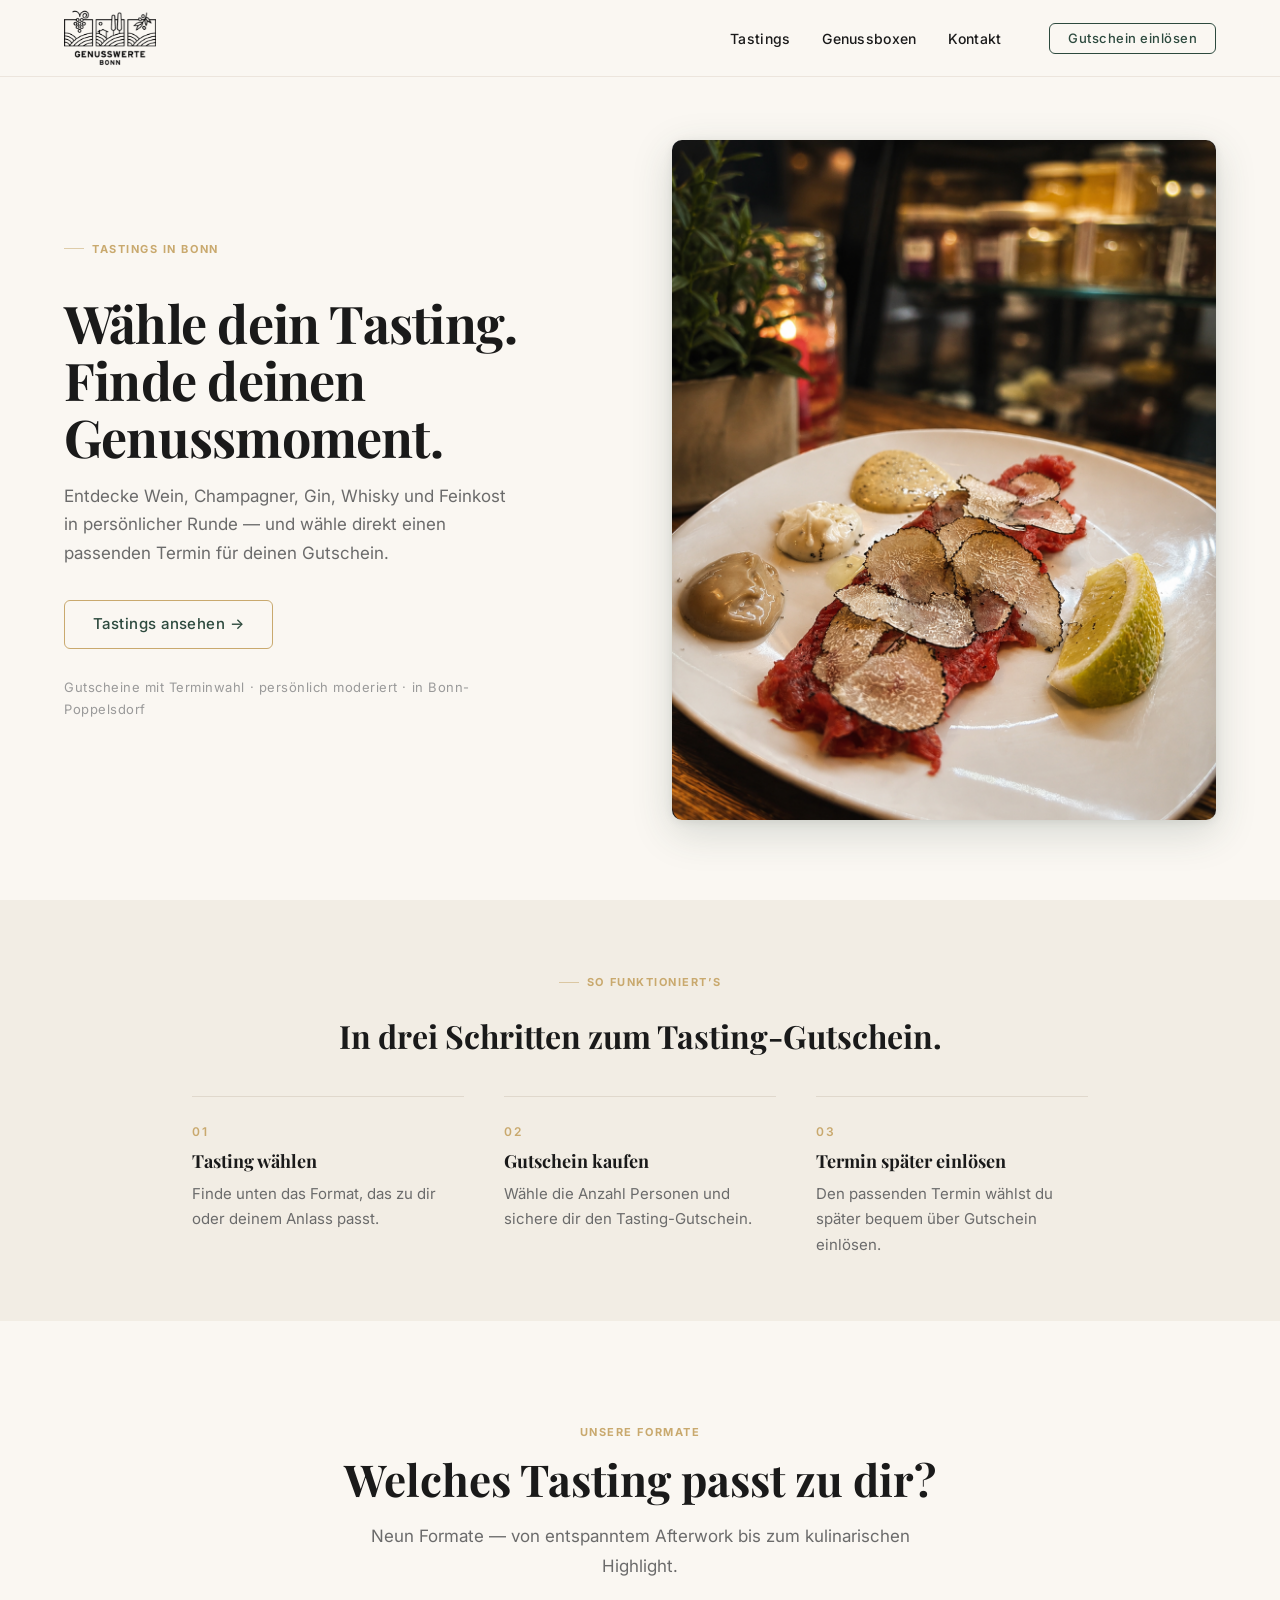
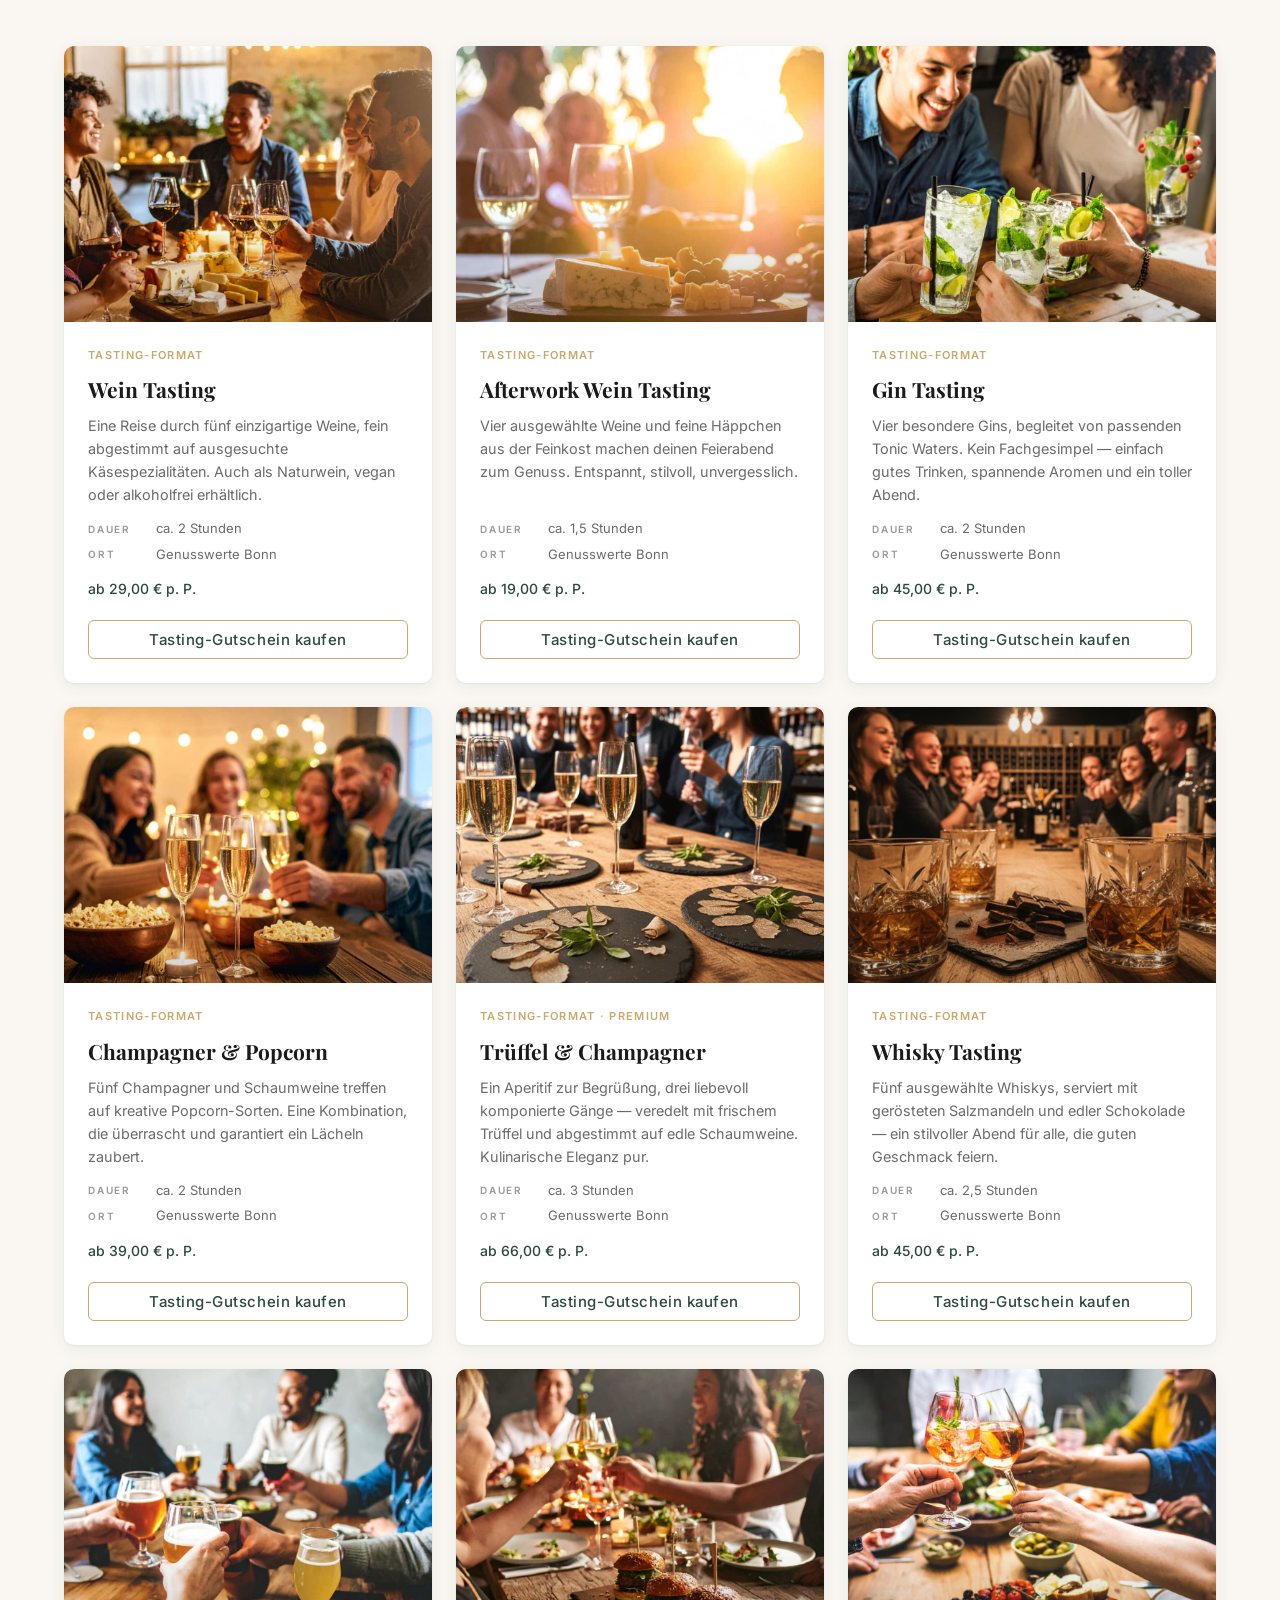
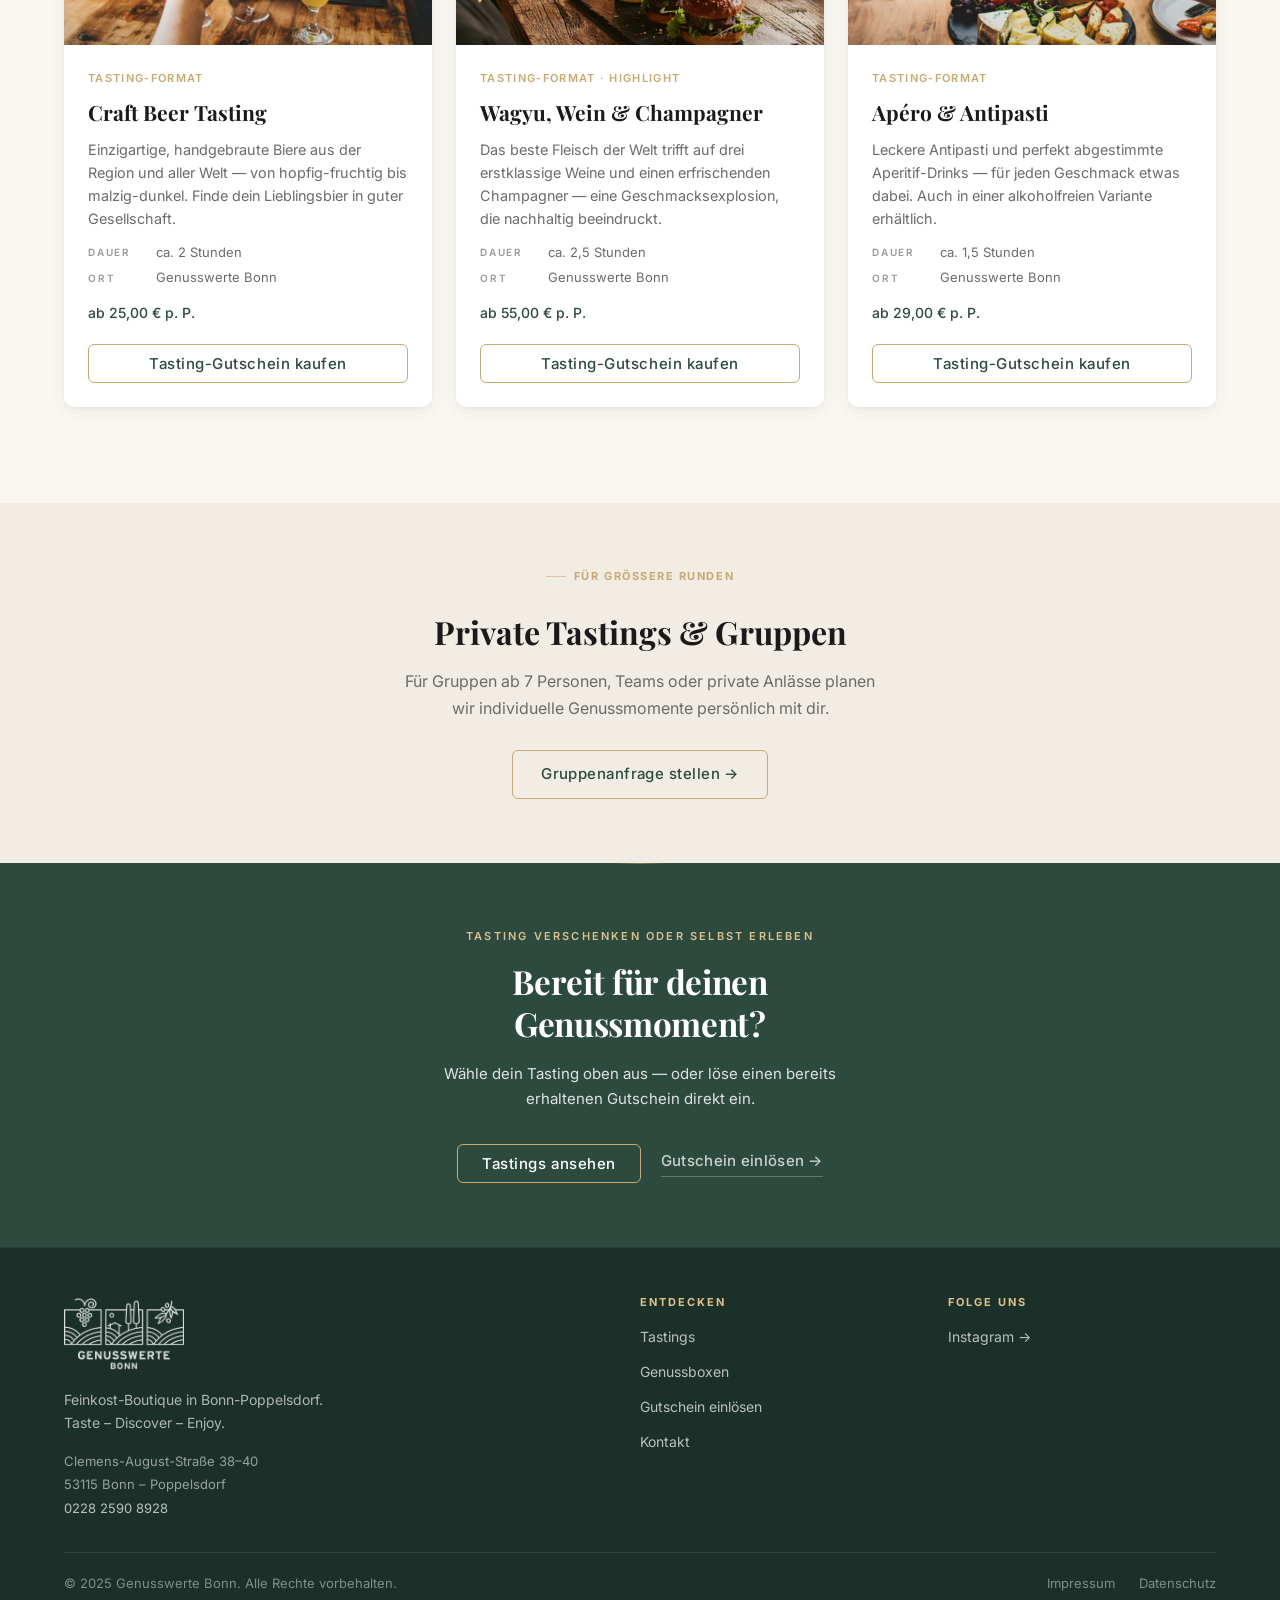
<file: tastings.html>
<!DOCTYPE html>
<html lang="de">
<head>
  <meta charset="UTF-8">
  <meta name="viewport" content="width=device-width, initial-scale=1.0">
  <title>Tastings in Bonn — Genusswerte Bonn</title>
  <meta name="description" content="Wähle dein Tasting und finde einen passenden Termin — Wein, Champagner, Gin, Whisky und Feinkost in Bonn-Poppelsdorf.">

  <!-- Open Graph -->
  <meta property="og:title" content="Tastings in Bonn — Genusswerte Bonn">
  <meta property="og:description" content="Wähle dein Tasting und finde einen passenden Termin — persönlich moderiert in Bonn-Poppelsdorf.">
  <meta property="og:type" content="website">
  <meta property="og:locale" content="de_DE">

  <!-- Favicon -->
  <link rel="icon" href="assets/images/logo.png" type="image/png">

  <!-- Google Fonts -->
  <link rel="preconnect" href="https://fonts.googleapis.com">
  <link rel="preconnect" href="https://fonts.gstatic.com" crossorigin>
  <link href="https://fonts.googleapis.com/css2?family=Inter:wght@400;500;600&family=Playfair+Display:ital,wght@0,500;0,700;1,500&display=swap" rel="stylesheet">

  <!-- Styles -->
  <link rel="stylesheet" href="assets/css/base.css">
  <link rel="stylesheet" href="assets/css/components.css">
  <link rel="stylesheet" href="assets/css/layout.css">
  <link rel="stylesheet" href="assets/css/modal.css">
</head>
<body>

  <a class="skip-link" href="#main-content">Zum Inhalt springen</a>

  <!-- HEADER -->
  <header class="site-header" id="site-header">
    <div class="container">
      <nav class="nav" aria-label="Hauptnavigation">
        <a href="index.html" class="nav__logo-link" aria-label="Genusswerte Bonn – Startseite">
          <img src="assets/images/genusswerte_bonn_logo_transparent.png"
               alt="Genusswerte Bonn" class="nav__logo" width="160" height="48">
        </a>
        <button class="nav__toggle" aria-label="Menü öffnen" aria-expanded="false" aria-controls="nav-menu">
          <span class="nav__hamburger" aria-hidden="true"></span>
        </button>
        <ul class="nav__menu" id="nav-menu" role="list">
          <li><a href="tastings.html" class="nav__link" aria-current="page">Tastings</a></li>
          <li><a href="gutscheine-boxen.html" class="nav__link">Genussboxen</a></li>
          <li><a href="kontakt.html" class="nav__link">Kontakt</a></li>
          <li class="nav__cta">
            <a href="gutschein-einloesen.html" class="btn btn--primary">Gutschein einlösen</a>
          </li>
        </ul>
      </nav>
    </div>
  </header>

  <main id="main-content">

    <!-- 1. HERO — zweispaltig, kompakt -->
    <section class="section tasting-hero" aria-label="Tastings in Bonn">
      <div class="container">
        <div class="tasting-hero__split">
          <div class="tasting-hero__text js-animate">
            <span class="section__eyebrow">Tastings in Bonn</span>
            <h1 class="tasting-hero__headline">Wähle dein Tasting.<br>Finde deinen Genussmoment.</h1>
            <p class="tasting-hero__body">Entdecke Wein, Champagner, Gin, Whisky und Feinkost in persönlicher Runde &mdash; und wähle direkt einen passenden Termin für deinen Gutschein.</p>
            <div class="tasting-hero__actions">
              <a href="#tastings-uebersicht" class="tasting-hero__cta">Tastings ansehen &rarr;</a>
            </div>
            <p class="tasting-hero__meta">Gutscheine mit Terminwahl &middot; persönlich moderiert &middot; in Bonn-Poppelsdorf</p>
          </div>
          <figure class="tasting-hero__image js-animate" data-delay="1">
            <img src="tasting-trueffel-carpaccio.jpg" alt="Trüffel Carpaccio beim Tasting bei Genusswerte Bonn" width="900" height="1100" loading="eager">
          </figure>
        </div>
      </div>
    </section>

    <!-- 2. SO FUNKTIONIERT'S -->
    <section class="section section--alt how-it-works" aria-label="So funktionieren unsere Tastings">
      <div class="container">
        <div class="how-it-works__inner js-animate">
          <span class="section__eyebrow">So funktioniert&rsquo;s</span>
          <h2 class="how-it-works__title">In drei Schritten zum Tasting-Gutschein.</h2>
          <ol class="how-it-works__steps">
            <li class="how-it-works__step">
              <span class="how-it-works__step-num">01</span>
              <h3 class="how-it-works__step-title">Tasting wählen</h3>
              <p class="how-it-works__step-text">Finde unten das Format, das zu dir oder deinem Anlass passt.</p>
            </li>
            <li class="how-it-works__step">
              <span class="how-it-works__step-num">02</span>
              <h3 class="how-it-works__step-title">Gutschein kaufen</h3>
              <p class="how-it-works__step-text">Wähle die Anzahl Personen und sichere dir den Tasting-Gutschein.</p>
            </li>
            <li class="how-it-works__step">
              <span class="how-it-works__step-num">03</span>
              <h3 class="how-it-works__step-title">Termin später einlösen</h3>
              <p class="how-it-works__step-text">Den passenden Termin wählst du später bequem über <a href="gutschein-einloesen.html">Gutschein einlösen</a>.</p>
            </li>
          </ol>
        </div>
      </div>
    </section>

    <!-- 3. TASTING-CARDS — werden per JS aus tastings-data.js gerendert -->
    <section class="section" id="tastings-uebersicht" aria-label="Alle Tasting-Formate">
      <div class="container">
        <div class="section__header text-center js-animate">
          <span class="section__eyebrow">Unsere Formate</span>
          <h2 class="section__title">Welches Tasting passt zu dir?</h2>
          <p class="section__subtitle">Neun Formate — von entspanntem Afterwork bis zum kulinarischen Highlight.</p>
        </div>

        <div class="card-grid" id="tasting-cards" data-tasting-cards></div>

        <noscript>
          <div class="noscript-fallback">
            <p>Für die interaktive Tasting-Auswahl wird JavaScript benötigt. Schreib uns gerne eine Anfrage über <a href="kontakt.html">unsere Kontaktseite</a> oder ruf uns an unter <a href="tel:+4922825908928">0228 2590 8928</a> &mdash; wir beraten dich persönlich.</p>
          </div>
        </noscript>
      </div>
    </section>

    <!-- 4. GRUPPEN -->
    <section class="section section--alt group-section" id="gruppen" aria-label="Private Tastings und Gruppen">
      <div class="container">
        <div class="group-cta js-animate">
          <span class="section__eyebrow">Für größere Runden</span>
          <h2 class="group-cta__title">Private Tastings &amp; Gruppen</h2>
          <p class="group-cta__body">Für Gruppen ab 7 Personen, Teams oder private Anlässe planen wir individuelle Genussmomente persönlich mit dir.</p>
          <div class="group-cta__actions">
            <a href="kontakt.html#gruppen-anfrage" class="group-cta__btn">Gruppenanfrage stellen &rarr;</a>
          </div>
        </div>
      </div>
    </section>

    <!-- 5. ABSCHLUSS-CTA -->
    <section class="section section--dark closing-cta" aria-label="Tasting entdecken oder Gutschein einlösen">
      <div class="container">
        <div class="closing-cta__inner js-animate">
          <span class="closing-cta__eyebrow">Tasting verschenken oder selbst erleben</span>
          <h2 class="closing-cta__title">Bereit für deinen Genussmoment?</h2>
          <p class="closing-cta__subtitle">Wähle dein Tasting oben aus &mdash; oder löse einen bereits erhaltenen Gutschein direkt ein.</p>
          <div class="closing-cta__actions">
            <a href="#tastings-uebersicht" class="btn btn--hero-outline closing-cta__primary">Tastings ansehen</a>
            <a href="gutschein-einloesen.html" class="closing-cta__link">Gutschein einlösen &rarr;</a>
          </div>
        </div>
      </div>
    </section>

  </main>

  <!-- TASTING MODAL — native <dialog>, gefüllt per JS -->
  <dialog class="tasting-modal" id="tasting-modal" aria-labelledby="tasting-modal-title">
    <form method="dialog" class="tasting-modal__form">

      <!-- Header: Tasting-Identität -->
      <header class="tasting-modal__header">
        <div class="tasting-modal__header-main">
          <span class="tasting-modal__eyebrow" data-modal-category></span>
          <h2 class="tasting-modal__title" id="tasting-modal-title" data-modal-title></h2>
          <p class="tasting-modal__description" data-modal-description></p>
          <p class="tasting-modal__meta">
            <span data-modal-duration></span><span class="tasting-modal__meta-dot" aria-hidden="true">&middot;</span><span data-modal-price></span>
          </p>
        </div>
        <button type="button" class="tasting-modal__close" data-modal-close aria-label="Modal schließen">
          <svg width="18" height="18" viewBox="0 0 24 24" fill="none" stroke="currentColor" stroke-width="2" stroke-linecap="round" stroke-linejoin="round" aria-hidden="true">
            <line x1="18" y1="6" x2="6" y2="18"></line><line x1="6" y1="6" x2="18" y2="18"></line>
          </svg>
        </button>
      </header>

      <!-- Body: scrollbarer Inhalt -->
      <div class="tasting-modal__body">

        <!-- Anzahl Personen -->
        <div class="tasting-modal__persons">
          <p class="tasting-modal__persons-label">F&uuml;r wie viele Personen?</p>
          <div class="tasting-modal__stepper">
            <button type="button" class="tasting-modal__step" data-modal-decrement aria-label="Eine Person weniger">&minus;</button>
            <span class="tasting-modal__count" data-modal-count aria-live="polite">1</span>
            <button type="button" class="tasting-modal__step" data-modal-increment aria-label="Eine Person mehr">+</button>
          </div>
          <p class="tasting-modal__hint">Bis 6 Personen &mdash; f&uuml;r Gruppen ab 7 bitte <a href="kontakt.html#gruppen-anfrage">anfragen</a>.</p>
        </div>

        <!-- Zusammenfassung -->
        <div class="tasting-modal__summary" data-modal-summary aria-live="polite">
          <div class="tasting-modal__summary-card">
            <p class="tasting-modal__summary-heading">Dein Gutschein</p>
            <div class="tasting-modal__summary-rows">
              <p class="tasting-modal__summary-row" data-summary-title></p>
              <p class="tasting-modal__summary-row" data-summary-persons></p>
              <p class="tasting-modal__summary-row tasting-modal__summary-row--muted">Termin w&auml;hlst du sp&auml;ter einl&ouml;sen</p>
            </div>
            <div class="tasting-modal__summary-total">
              <span>Gesamt</span>
              <strong data-summary-total></strong>
            </div>
          </div>
        </div>

        <!-- Hinweis-Block (wird nicht mehr aktiv genutzt, bleibt versteckt) -->
        <div class="tasting-modal__notice" data-modal-notice hidden></div>

      </div>

      <footer class="tasting-modal__footer">
        <p class="form-error" data-modal-error hidden style="text-align:center; margin-bottom: 0.75rem;"></p>
        <button type="button" class="tasting-modal__buy" data-modal-buy>Jetzt Gutschein kaufen</button>
      </footer>

    </form>
  </dialog>

  <!-- FOOTER -->
  <footer class="site-footer" aria-label="Seitenfuß">
    <div class="container">
      <div class="footer-grid">

        <div class="footer__brand">
          <img src="assets/images/genusswerte_bonn_logo_transparent.png"
               alt="Genusswerte Bonn" class="footer__logo" width="120" height="36">
          <p class="footer__tagline">Feinkost-Boutique in Bonn-Poppelsdorf.<br>Taste &ndash; Discover &ndash; Enjoy.</p>
          <address class="footer__address" style="font-style: normal;">
            Clemens-August-Stra&szlig;e 38&ndash;40<br>
            53115 Bonn &ndash; Poppelsdorf<br>
            <a href="tel:+4922825908928">0228 2590 8928</a>
          </address>
        </div>

        <div class="footer__col">
          <h4>Entdecken</h4>
          <nav class="footer__nav" aria-label="Footer Navigation">
            <a href="tastings.html">Tastings</a>
            <a href="gutscheine-boxen.html#genussboxen">Genussboxen</a>
            <a href="gutschein-einloesen.html">Gutschein einlösen</a>
            <a href="kontakt.html">Kontakt</a>
          </nav>
        </div>

        <div class="footer__col">
          <h4>Folge uns</h4>
          <nav class="footer__nav" aria-label="Social Links">
            <a href="https://www.instagram.com/genusswerte.bonn/" target="_blank" rel="noopener noreferrer">Instagram &rarr;</a>
          </nav>
        </div>

      </div>

      <div class="footer__bottom">
        <p class="footer__copy">&copy; 2025 Genusswerte Bonn. Alle Rechte vorbehalten.</p>
        <nav class="footer__legal" aria-label="Rechtliche Pflichtlinks">
          <a href="impressum.html">Impressum</a>
          <a href="datenschutz.html">Datenschutz</a>
        </nav>
      </div>
    </div>
  </footer>

  <script src="assets/js/config.js"></script>
  <script src="assets/js/tastings-data.js"></script>
  <script src="assets/js/checkout.js"></script>
  <script src="assets/js/main.js"></script>
</body>
</html>
</file>
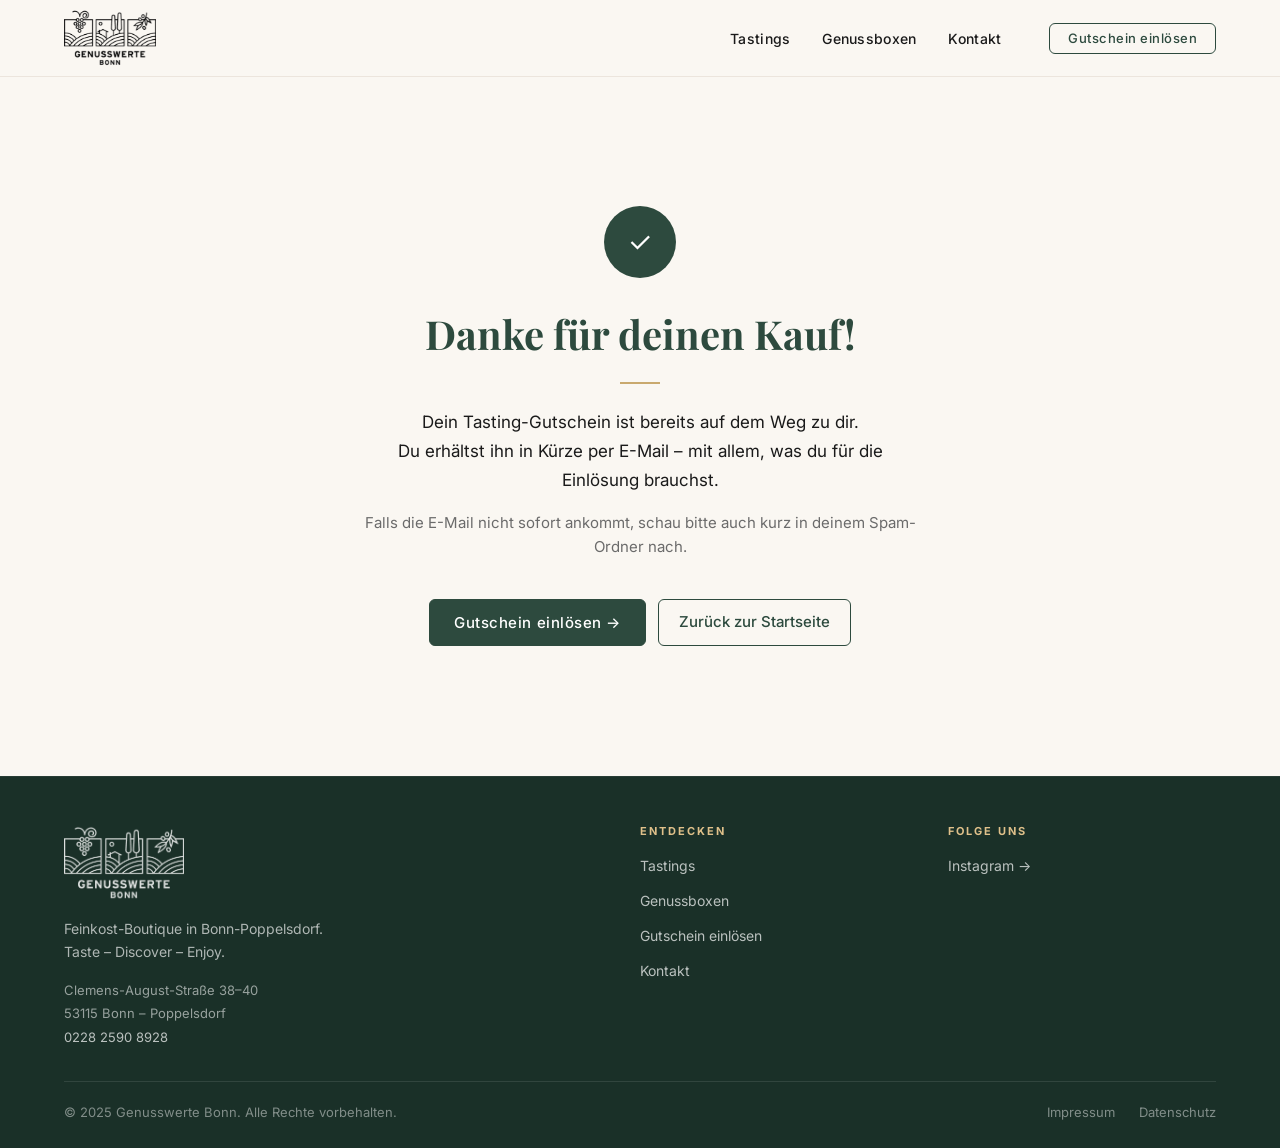
<file: website/checkout-success.html>
<!DOCTYPE html>
<html lang="de">
<head>
  <meta charset="UTF-8">
  <meta name="viewport" content="width=device-width, initial-scale=1.0">
  <title>Zahlung erfolgreich — Genusswerte Bonn</title>
  <meta name="robots" content="noindex, nofollow">

  <link rel="icon" href="assets/images/logo.png" type="image/png">

  <link rel="preconnect" href="https://fonts.googleapis.com">
  <link rel="preconnect" href="https://fonts.gstatic.com" crossorigin>
  <link href="https://fonts.googleapis.com/css2?family=Inter:wght@400;500;600&family=Playfair+Display:ital,wght@0,500;0,700;1,500&display=swap" rel="stylesheet">

  <link rel="stylesheet" href="assets/css/base.css">
  <link rel="stylesheet" href="assets/css/components.css">
  <link rel="stylesheet" href="assets/css/layout.css">

  <style>
    .success-wrap {
      min-height: calc(100vh - 200px);
      display: flex;
      align-items: center;
      padding: var(--space-20) 0;
    }

    .success-card {
      max-width: 560px;
      margin: 0 auto;
      text-align: center;
    }

    .success-icon {
      width: 72px;
      height: 72px;
      background-color: var(--color-green);
      border-radius: 50%;
      display: flex;
      align-items: center;
      justify-content: center;
      margin: 0 auto var(--space-8);
      font-size: 1.75rem;
      color: var(--color-white);
      line-height: 1;
    }

    .success-divider {
      width: 40px;
      height: 2px;
      background-color: var(--color-gold);
      margin: var(--space-6) auto;
    }

    .success-headline {
      font-family: var(--font-serif);
      font-size: clamp(1.75rem, 4vw, 2.5rem);
      font-weight: 700;
      color: var(--color-green);
      margin-bottom: 0;
      line-height: 1.2;
    }

    .success-lead {
      font-size: 1.0625rem;
      color: var(--color-text);
      line-height: 1.7;
      margin-bottom: var(--space-3);
    }

    .success-note {
      font-size: 0.9375rem;
      color: var(--color-text-muted);
      line-height: 1.6;
      margin-bottom: var(--space-10);
    }

    .success-actions {
      display: flex;
      flex-wrap: wrap;
      gap: var(--space-3);
      justify-content: center;
    }

    .btn--outline {
      display: inline-flex;
      align-items: center;
      padding: 0.625rem 1.25rem;
      border: 1.5px solid var(--color-green);
      border-radius: var(--radius-btn);
      color: var(--color-green);
      font-family: var(--font-sans);
      font-size: 0.9375rem;
      font-weight: 500;
      text-decoration: none;
      transition: background-color var(--transition-fast), color var(--transition-fast);
    }

    .btn--outline:hover {
      background-color: var(--color-green);
      color: var(--color-white);
    }
  </style>
</head>
<body>

  <a class="skip-link" href="#main-content">Zum Inhalt springen</a>

  <header class="site-header" id="site-header">
    <div class="container">
      <nav class="nav" aria-label="Hauptnavigation">
        <a href="index.html" class="nav__logo-link" aria-label="Genusswerte Bonn – Startseite">
          <img src="assets/images/genusswerte_bonn_logo_transparent.png"
               alt="Genusswerte Bonn" class="nav__logo" width="160" height="48">
        </a>
        <button class="nav__toggle" aria-label="Menü öffnen" aria-expanded="false" aria-controls="nav-menu">
          <span class="nav__hamburger" aria-hidden="true"></span>
        </button>
        <ul class="nav__menu" id="nav-menu" role="list">
          <li><a href="tastings.html" class="nav__link">Tastings</a></li>
          <li><a href="gutscheine-boxen.html" class="nav__link">Genussboxen</a></li>
          <li><a href="kontakt.html" class="nav__link">Kontakt</a></li>
          <li class="nav__cta">
            <a href="gutschein-einloesen.html" class="btn btn--primary">Gutschein einlösen</a>
          </li>
        </ul>
      </nav>
    </div>
  </header>

  <main id="main-content">
    <div class="success-wrap">
      <div class="container">
        <div class="success-card">

          <div class="success-icon" role="img" aria-label="Erfolgreich">&#10003;</div>

          <h1 class="success-headline">Danke f&uuml;r deinen Kauf!</h1>

          <div class="success-divider"></div>

          <p class="success-lead">
            Dein Tasting-Gutschein ist bereits auf dem Weg zu dir.<br>
            Du erh&auml;ltst ihn in K&uuml;rze per E-Mail &ndash; mit allem, was du f&uuml;r die Einl&ouml;sung brauchst.
          </p>
          <p class="success-note">
            Falls die E-Mail nicht sofort ankommt, schau bitte auch kurz in deinem Spam-Ordner nach.
          </p>

          <div class="success-actions">
            <a href="gutschein-einloesen.html" class="btn btn--primary">Gutschein einl&ouml;sen &rarr;</a>
            <a href="index.html" class="btn--outline">Zur&uuml;ck zur Startseite</a>
          </div>

        </div>
      </div>
    </div>
  </main>

  <footer class="site-footer" aria-label="Seitenfu&szlig;">
    <div class="container">
      <div class="footer-grid">

        <div class="footer__brand">
          <img src="assets/images/genusswerte_bonn_logo_transparent.png"
               alt="Genusswerte Bonn" class="footer__logo" width="120" height="36">
          <p class="footer__tagline">Feinkost-Boutique in Bonn-Poppelsdorf.<br>Taste &ndash; Discover &ndash; Enjoy.</p>
          <address class="footer__address" style="font-style: normal;">
            Clemens-August-Stra&szlig;e 38&ndash;40<br>
            53115 Bonn &ndash; Poppelsdorf<br>
            <a href="tel:+4922825908928">0228 2590 8928</a>
          </address>
        </div>

        <div class="footer__col">
          <h4>Entdecken</h4>
          <nav class="footer__nav" aria-label="Footer Navigation">
            <a href="tastings.html">Tastings</a>
            <a href="gutscheine-boxen.html#genussboxen">Genussboxen</a>
            <a href="gutschein-einloesen.html">Gutschein einl&ouml;sen</a>
            <a href="kontakt.html">Kontakt</a>
          </nav>
        </div>

        <div class="footer__col">
          <h4>Folge uns</h4>
          <nav class="footer__nav" aria-label="Social Links">
            <a href="https://www.instagram.com/genusswerte.bonn/" target="_blank" rel="noopener noreferrer">Instagram &rarr;</a>
          </nav>
        </div>

      </div>

      <div class="footer__bottom">
        <p class="footer__copy">&copy; 2025 Genusswerte Bonn. Alle Rechte vorbehalten.</p>
        <nav class="footer__legal" aria-label="Rechtliche Pflichtlinks">
          <a href="impressum.html">Impressum</a>
          <a href="datenschutz.html">Datenschutz</a>
        </nav>
      </div>
    </div>
  </footer>

  <script src="assets/js/config.js"></script>
  <script src="assets/js/main.js"></script>

</body>
</html>
</file>
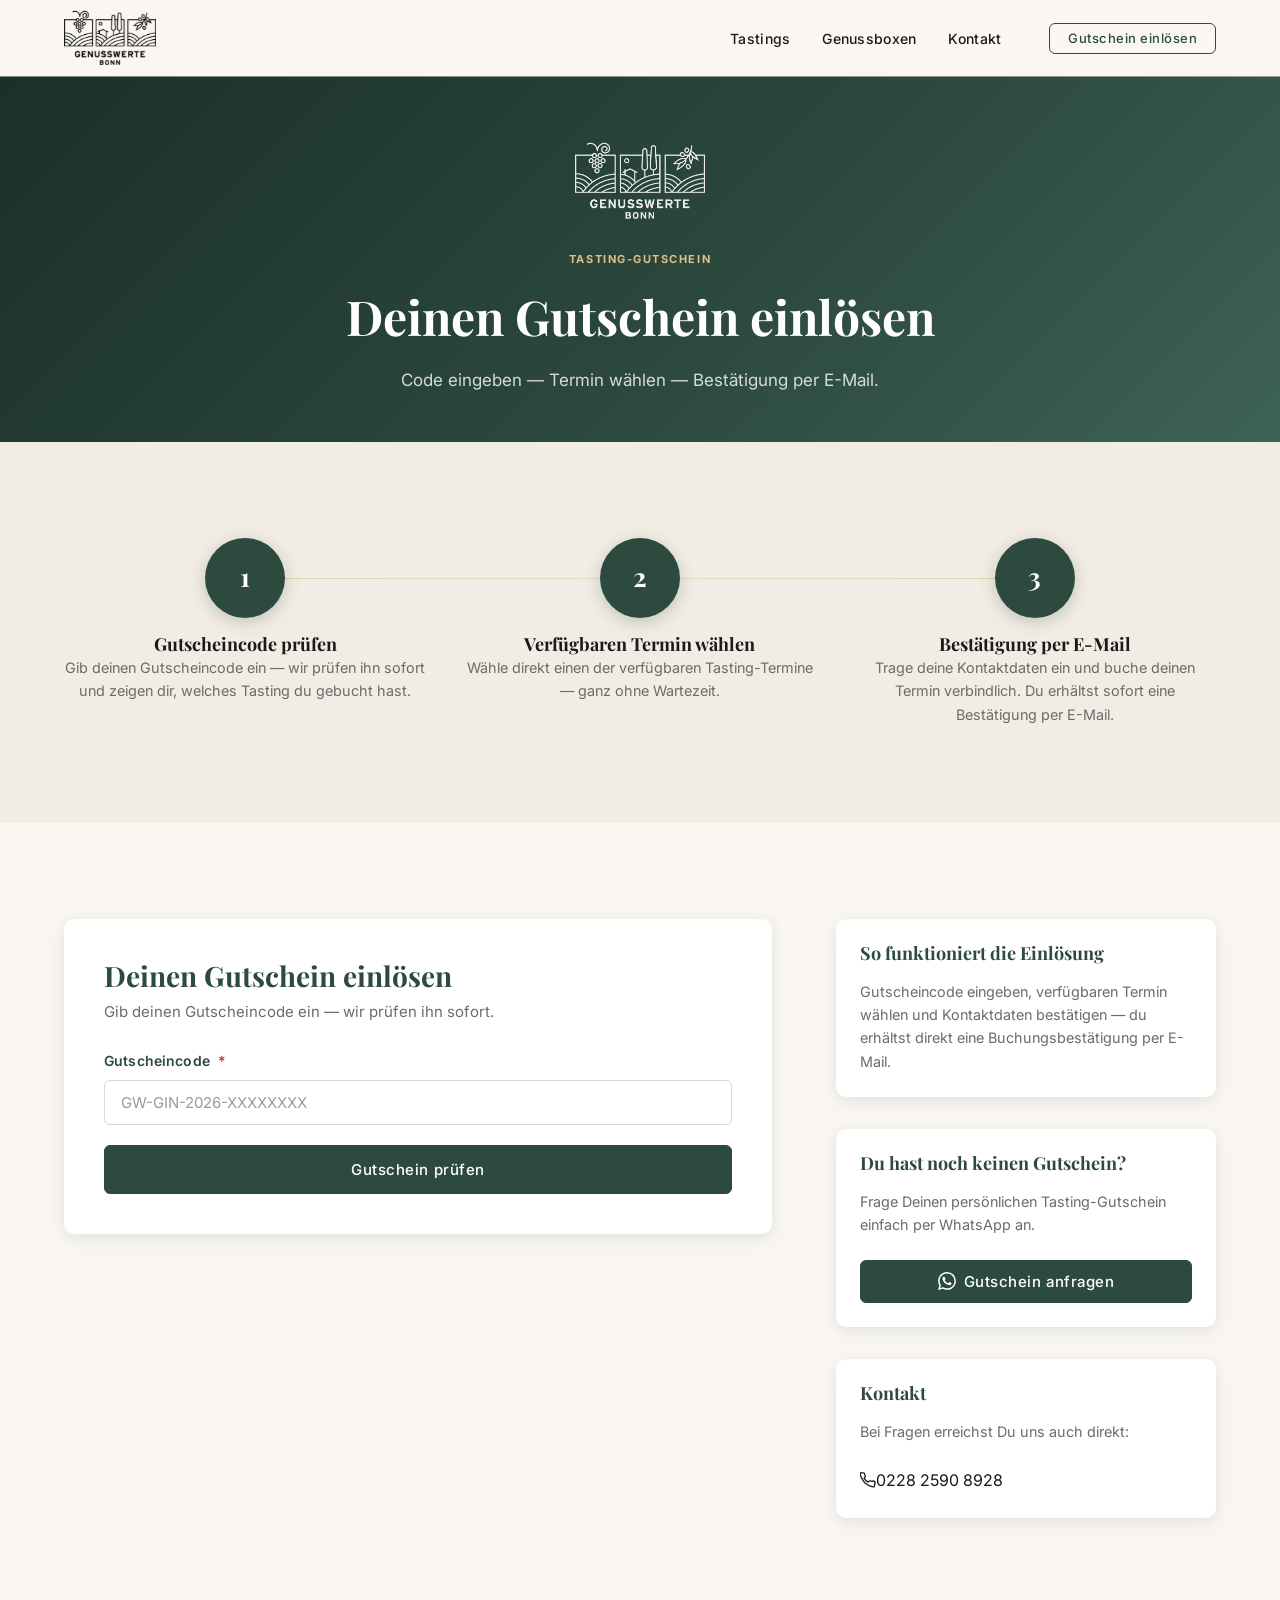
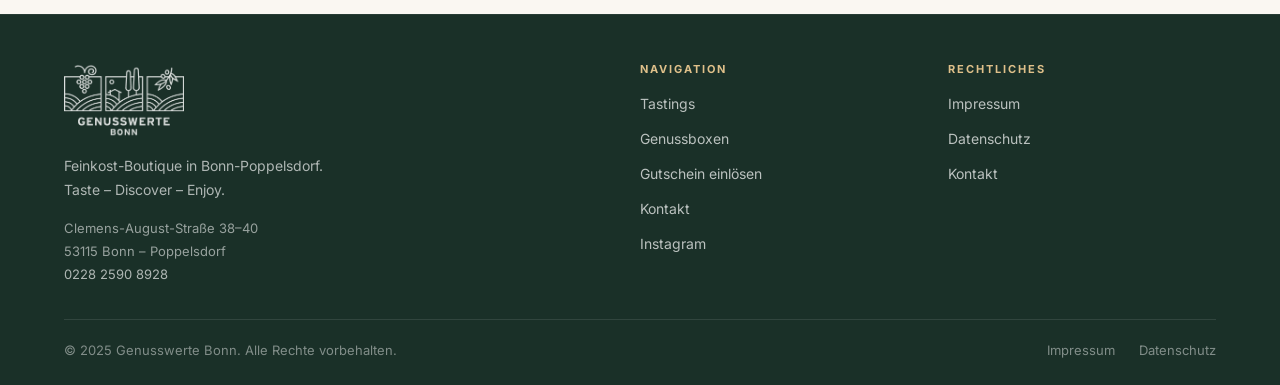
<file: website/gutschein-einloesen.html>
﻿<!DOCTYPE html>
<html lang="de">
<head>
  <meta charset="UTF-8">
  <meta name="viewport" content="width=device-width, initial-scale=1.0">
  <title>Gutschein einlösen — Genusswerte Bonn</title>
  <meta name="description" content="Löse deinen Tasting-Gutschein ein. Code eingeben, verfügbaren Termin wählen, Bestätigung per E-Mail. Genusswerte Bonn, Bonn-Poppelsdorf.">

  <!-- Open Graph -->
  <meta property="og:title" content="Gutschein einlösen — Genusswerte Bonn">
  <meta property="og:description" content="Code eingeben, verfügbaren Termin wählen, Bestätigung per E-Mail.">
  <meta property="og:type" content="website">

  <!-- Favicon -->
  <link rel="icon" href="assets/images/logo.png" type="image/png">

  <!-- Google Fonts -->
  <link rel="preconnect" href="https://fonts.googleapis.com">
  <link rel="preconnect" href="https://fonts.gstatic.com" crossorigin>
  <link href="https://fonts.googleapis.com/css2?family=Inter:wght@400;500;600&family=Playfair+Display:ital,wght@0,500;0,700;1,500&display=swap" rel="stylesheet">

  <!-- Styles -->
  <link rel="stylesheet" href="assets/css/base.css">
  <link rel="stylesheet" href="assets/css/components.css">
  <link rel="stylesheet" href="assets/css/layout.css">
  <link rel="stylesheet" href="assets/css/redeem.css">
</head>
<body>

  <a class="skip-link" href="#main-content">Zum Inhalt springen</a>

  <!-- =====================================================
       HEADER
       ===================================================== -->
  <header class="site-header" id="site-header">
    <div class="container">
      <nav class="nav" aria-label="Hauptnavigation">
        <a href="index.html" class="nav__logo-link" aria-label="Genusswerte Bonn – Startseite">
          <img src="assets/images/genusswerte_bonn_logo_transparent.png"
               alt="Genusswerte Bonn" class="nav__logo" width="160" height="48">
        </a>

        <button class="nav__toggle" aria-label="Menü öffnen" aria-expanded="false" aria-controls="nav-menu">
          <span class="nav__hamburger" aria-hidden="true"></span>
        </button>

        <ul class="nav__menu" id="nav-menu" role="list">
          <li><a href="tastings.html" class="nav__link">Tastings</a></li>
          <li><a href="gutscheine-boxen.html" class="nav__link">Genussboxen</a></li>
          <li><a href="kontakt.html" class="nav__link">Kontakt</a></li>
          <li class="nav__cta">
            <a href="gutschein-einloesen.html" class="btn btn--primary" aria-current="page">Gutschein einlösen</a>
          </li>
        </ul>
      </nav>
    </div>
  </header>

  <main id="main-content">

    <!-- =====================================================
         PAGE HERO
         ===================================================== -->
    <div class="page-hero" aria-label="Gutschein einlösen">
      <img src="assets/images/genusswerte_bonn_logo_transparent.png"
           alt="Genusswerte Bonn" class="page-hero__logo" width="130" height="39">
      <span class="page-hero__eyebrow">Tasting-Gutschein</span>
      <h1 class="page-hero__title">Deinen Gutschein einlösen</h1>
      <p class="page-hero__subtitle">Code eingeben &mdash; Termin w&auml;hlen &mdash; Best&auml;tigung per E-Mail.</p>
    </div>

    <!-- =====================================================
         3-SCHRITT-HINWEIS
         ===================================================== -->
    <section class="section section--alt" aria-label="Ablauf">
      <div class="container">
        <ol class="steps" role="list" aria-label="So läuft die Einlösung ab">

          <li class="step">
            <div class="step__number" aria-hidden="true">1</div>
            <div class="step__text">
              <h2 class="step__title">Gutscheincode pr&uuml;fen</h2>
              <p class="step__body">Gib deinen Gutscheincode ein &mdash; wir pr&uuml;fen ihn sofort und zeigen dir, welches Tasting du gebucht hast.</p>
            </div>
          </li>

          <li class="step">
            <div class="step__number" aria-hidden="true">2</div>
            <div class="step__text">
              <h2 class="step__title">Verf&uuml;gbaren Termin w&auml;hlen</h2>
              <p class="step__body">W&auml;hle direkt einen der verf&uuml;gbaren Tasting-Termine &mdash; ganz ohne Wartezeit.</p>
            </div>
          </li>

          <li class="step">
            <div class="step__number" aria-hidden="true">3</div>
            <div class="step__text">
              <h2 class="step__title">Best&auml;tigung per E-Mail</h2>
              <p class="step__body">Trage deine Kontaktdaten ein und buche deinen Termin verbindlich. Du erh&auml;ltst sofort eine Best&auml;tigung per E-Mail.</p>
            </div>
          </li>

        </ol>

      </div>
    </section>

    <!-- =====================================================
         REDEMPTION FORM
         ===================================================== -->
    <section class="section" id="formular" aria-label="Einlöseformular">
      <div class="container">

        <div class="redemption-layout">

          <!-- 3-Schritt-Einlöse-Flow -->
          <div>
            <div class="redemption-form-wrapper">

              <!-- ─── Schritt 1: Code prüfen ─────────────────── -->
              <div id="step-1" class="redemption-step">
                <h2 style="font-family: var(--font-serif); font-size: 1.75rem; color: var(--color-green); margin-bottom: 0.5rem;">Deinen Gutschein einl&ouml;sen</h2>
                <p style="color: var(--color-text-muted); font-size: 0.9375rem; margin-bottom: 1.5rem;">Gib deinen Gutscheincode ein &mdash; wir pr&uuml;fen ihn sofort.</p>

                <div class="form-group">
                  <label class="form-label" for="gutschein-code">
                    Gutscheincode <span class="required-mark" aria-hidden="true">*</span>
                  </label>
                  <input class="form-input" type="text" id="gutschein-code"
                         placeholder="GW-GIN-2026-XXXXXXXX" autocomplete="off"
                         aria-required="true" spellcheck="false">
                </div>

                <p class="form-error" id="validate-error" aria-live="polite" hidden style="margin-top: 0.75rem;"></p>

                <button class="btn btn--primary" id="btn-validate" type="button"
                        style="width: 100%; justify-content: center; padding: 1rem; margin-top: 1.25rem;">
                  Gutschein pr&uuml;fen
                </button>
              </div>

              <!-- ─── Schritt 2: Termin wählen ───────────────── -->
              <div id="step-2" class="redemption-step" hidden>
                <button class="step-back-btn" id="btn-back-1" type="button">
                  &larr; Anderen Code eingeben
                </button>

                <div id="voucher-info" class="voucher-info"></div>

                <p class="step-heading">Verf&uuml;gbaren Termin w&auml;hlen</p>

                <div id="slots-list" class="slots-list"></div>
                <p class="form-error" id="slots-error" aria-live="polite" hidden style="margin-top: 0.75rem;"></p>
              </div>

              <!-- ─── Schritt 3: Kontaktdaten ────────────────── -->
              <div id="step-3" class="redemption-step" hidden>
                <button class="step-back-btn" id="btn-back-2" type="button">
                  &larr; Anderen Termin w&auml;hlen
                </button>

                <div id="chosen-slot-info" class="voucher-info"></div>

                <p class="step-heading">Deine Kontaktdaten</p>
                <p style="color: var(--color-text-muted); font-size: 0.9375rem; margin-bottom: 1.5rem;">Felder mit <span style="color: #C0392B;">*</span> sind Pflichtfelder.</p>

                <form id="schedule-form" novalidate aria-label="Termin verbindlich buchen">

                  <div class="form-grid">
                    <div class="form-group">
                      <label class="form-label" for="s-name">
                        Name <span class="required-mark" aria-hidden="true">*</span>
                      </label>
                      <input class="form-input" type="text" id="s-name" name="name"
                             required autocomplete="name" aria-required="true">
                    </div>
                    <div class="form-group">
                      <label class="form-label" for="s-email">
                        E-Mail-Adresse <span class="required-mark" aria-hidden="true">*</span>
                      </label>
                      <input class="form-input" type="email" id="s-email" name="email"
                             required autocomplete="email" aria-required="true">
                    </div>
                  </div>

                  <div class="form-group">
                    <label class="form-label" for="s-telefon">Telefon</label>
                    <input class="form-input" type="tel" id="s-telefon" name="telefon"
                           autocomplete="tel" placeholder="Optional">
                  </div>

                  <div class="form-group">
                    <label class="form-label" for="s-adresse">Adresse</label>
                    <input class="form-input" type="text" id="s-adresse" name="adresse"
                           autocomplete="street-address" placeholder="Optional">
                  </div>

                  <p class="form-error" id="schedule-error" aria-live="polite" hidden style="margin-top: 0.75rem;"></p>

                  <button class="btn btn--primary" type="submit"
                          style="width: 100%; justify-content: center; padding: 1rem; margin-top: 1.25rem;">
                    Termin verbindlich buchen
                  </button>

                  <p class="form-privacy">
                    Mit dem Absenden erklärst du dich einverstanden, dass wir deine Angaben zur Buchungsabwicklung verwenden. Mehr in unserer <a href="datenschutz.html">Datenschutzerklärung</a>.
                  </p>

                </form>
              </div>

              <!-- ─── Erfolgs-Screen ─────────────────────────── -->
              <div class="form-success" id="form-success" role="alert" aria-live="polite">
                <span class="form-success__icon" aria-hidden="true">&#10003;</span>
                <p class="form-success__title">Termin gebucht!</p>
                <p class="form-success__body" id="success-body">Dein Termin ist best&auml;tigt. Du erh&auml;ltst in K&uuml;rze eine Best&auml;tigung per E-Mail.</p>
              </div>

            </div>
          </div>

          <!-- Sidebar -->
          <aside class="redemption-sidebar" aria-label="Hinweise">

            <div class="sidebar-block">
              <h3>So funktioniert die Einl&ouml;sung</h3>
              <p>Gutscheincode eingeben, verf&uuml;gbaren Termin w&auml;hlen und Kontaktdaten best&auml;tigen &mdash; du erh&auml;ltst direkt eine Buchungsbest&auml;tigung per E-Mail.</p>
            </div>

            <div class="sidebar-block">
              <h3>Du hast noch keinen Gutschein?</h3>
              <p>Frage Deinen persönlichen Tasting-Gutschein einfach per WhatsApp an.</p>
              <a href="https://wa.me/4922825908928?text=Hallo%20Genusswerte%20Bonn%2C%20ich%20m%C3%B6chte%20einen%20Tasting-Gutschein%20anfragen."
                 class="btn btn--whatsapp" target="_blank" rel="noopener noreferrer"
                 style="margin-top: 0.5rem;">
                Gutschein anfragen
              </a>
            </div>

            <div class="sidebar-block">
              <h3>Kontakt</h3>
              <p>Bei Fragen erreichst Du uns auch direkt:</p>
              <a class="location-phone" href="tel:+4922825908928" style="margin-top: 0.5rem; display: inline-flex;">
                <svg xmlns="http://www.w3.org/2000/svg" width="16" height="16" viewBox="0 0 24 24" fill="none" stroke="currentColor" stroke-width="2" stroke-linecap="round" stroke-linejoin="round" aria-hidden="true"><path d="M22 16.92v3a2 2 0 01-2.18 2 19.79 19.79 0 01-8.63-3.07A19.5 19.5 0 013.07 9.81a19.79 19.79 0 01-3.07-8.67A2 2 0 012 1h3a2 2 0 012 1.72c.127.96.361 1.903.7 2.81a2 2 0 01-.45 2.11L6.09 8.91a16 16 0 006 6l1.27-1.27a2 2 0 012.11-.45c.907.339 1.85.573 2.81.7A2 2 0 0122 16.92z"/></svg>
                0228 2590 8928
              </a>
            </div>

          </aside>

        </div><!-- .redemption-layout -->
      </div><!-- .container -->
    </section>

  </main>

  <!-- =====================================================
       FOOTER
       ===================================================== -->
  <footer class="site-footer" aria-label="Seitenfu&szlig;">
    <div class="container">
      <div class="footer-grid">

        <div class="footer__brand">
          <img src="assets/images/genusswerte_bonn_logo_transparent.png"
               alt="Genusswerte Bonn" class="footer__logo" width="140" height="42">
          <p class="footer__tagline">Feinkost-Boutique in Bonn-Poppelsdorf.<br>Taste &ndash; Discover &ndash; Enjoy.</p>
          <address class="footer__address" style="font-style: normal;">
            Clemens-August-Straße 38–40<br>
            53115 Bonn – Poppelsdorf<br>
            <a href="tel:+4922825908928" style="color: rgba(255,255,255,0.65);">0228 2590 8928</a>
          </address>
        </div>

        <div class="footer__col">
          <h4>Navigation</h4>
          <nav class="footer__nav" aria-label="Footer Navigation">
            <a href="tastings.html">Tastings</a>
            <a href="gutscheine-boxen.html#genussboxen">Genussboxen</a>
            <a href="gutschein-einloesen.html">Gutschein einlösen</a>
            <a href="kontakt.html">Kontakt</a>
            <a href="https://www.instagram.com/genusswerte.bonn/" target="_blank" rel="noopener noreferrer">Instagram</a>
          </nav>
        </div>

        <div class="footer__col">
          <h4>Rechtliches</h4>
          <nav class="footer__nav" aria-label="Rechtliche Links">
            <a href="impressum.html">Impressum</a>
            <a href="datenschutz.html">Datenschutz</a>
            <a href="mailto:info@genusswerte-bonn.com">Kontakt</a>
          </nav>
        </div>

      </div>

      <div class="footer__bottom">
        <p class="footer__copy">&copy; 2025 Genusswerte Bonn. Alle Rechte vorbehalten.</p>
        <nav class="footer__legal" aria-label="Rechtliche Pflichtlinks">
          <a href="impressum.html">Impressum</a>
          <a href="datenschutz.html">Datenschutz</a>
        </nav>
      </div>
    </div>
  </footer>

  <script src="assets/js/config.js"></script>
  <script src="assets/js/main.js"></script>
  <script src="assets/js/voucher-form.js"></script>
</body>
</html>
</file>
<file: assets/css/base.css>
/* =========================================================
   BASE.CSS — Genusswerte Bonn
   Design tokens · Reset · Typography · Utilities
   ========================================================= */

/* ---------------------------------------------------------
   Design Tokens
   --------------------------------------------------------- */
:root {
  /* Colors */
  --color-bg:           #FAF7F2;
  --color-bg-alt:       #F2EDE4;
  --color-green:        #2D4A3E;
  --color-green-light:  #3D6356;
  --color-green-dark:   #1A3028;
  --color-gold:         #C9A96E;
  --color-gold-light:   #DFC08A;
  --color-text:         #1A1A1A;
  --color-text-muted:   #6B6B6B;
  --color-text-light:   #9A9A9A;
  --color-white:        #FFFFFF;
  --color-border:       #E0D8CC;

  /* Typography */
  --font-serif: 'Playfair Display', Georgia, 'Times New Roman', serif;
  --font-sans:  'Inter', system-ui, -apple-system, sans-serif;

  /* Spacing */
  --space-1:  0.25rem;
  --space-2:  0.5rem;
  --space-3:  0.75rem;
  --space-4:  1rem;
  --space-5:  1.25rem;
  --space-6:  1.5rem;
  --space-8:  2rem;
  --space-10: 2.5rem;
  --space-12: 3rem;
  --space-16: 4rem;
  --space-20: 5rem;
  --space-24: 6rem;

  /* Layout */
  --max-width:    1200px;
  --section-gap:  var(--space-24);
  --container-px: var(--space-6);

  /* Borders & Shadows */
  --radius-sm:   6px;
  --radius-card: 10px;
  --radius-btn:  6px;
  --radius-pill: 100px;

  --shadow-card:       0 2px 12px rgba(45, 74, 62, 0.08), 0 6px 24px rgba(45, 74, 62, 0.06);
  --shadow-card-hover: 0 8px 32px rgba(45, 74, 62, 0.16), 0 2px 8px rgba(45, 74, 62, 0.08);
  --shadow-header:     0 1px 0 var(--color-border);

  /* Transitions */
  --transition-fast: 150ms ease;
  --transition-base: 250ms ease;
  --transition-slow: 400ms ease;
}

/* ---------------------------------------------------------
   Reset
   --------------------------------------------------------- */
*, *::before, *::after {
  box-sizing: border-box;
  margin: 0;
  padding: 0;
}

html {
  scroll-behavior: smooth;
  -webkit-text-size-adjust: 100%;
}

body {
  font-family: var(--font-sans);
  font-size: 1rem;
  line-height: 1.65;
  color: var(--color-text);
  background-color: var(--color-bg);
  -webkit-font-smoothing: antialiased;
  -moz-osx-font-smoothing: grayscale;
}

img, svg, video {
  display: block;
  max-width: 100%;
  height: auto;
}

a {
  color: inherit;
  text-decoration: none;
}

ul, ol {
  list-style: none;
}

button {
  font-family: inherit;
  cursor: pointer;
  background: none;
  border: none;
}

input, select, textarea, button {
  font-family: inherit;
  font-size: inherit;
}

/* ---------------------------------------------------------
   Typography Scale
   --------------------------------------------------------- */
h1, h2, h3, h4, h5, h6 {
  font-family: var(--font-serif);
  font-weight: 700;
  line-height: 1.2;
  color: var(--color-text);
}

h1 { font-size: clamp(2.2rem, 5vw, 3.75rem); }
h2 { font-size: clamp(1.75rem, 3.5vw, 2.75rem); }
h3 { font-size: clamp(1.25rem, 2.5vw, 1.75rem); }
h4 { font-size: 1.25rem; }

p {
  max-width: 68ch;
}

p + p {
  margin-top: var(--space-4);
}

strong { font-weight: 600; }

/* ---------------------------------------------------------
   Layout Utilities
   --------------------------------------------------------- */
.container {
  width: 100%;
  max-width: var(--max-width);
  margin-inline: auto;
  padding-inline: var(--container-px);
}

.text-center { text-align: center; }
.text-center p { margin-inline: auto; }

/* ---------------------------------------------------------
   Accessibility Utilities
   --------------------------------------------------------- */
.visually-hidden,
.sr-only {
  position: absolute;
  width: 1px;
  height: 1px;
  padding: 0;
  margin: -1px;
  overflow: hidden;
  clip: rect(0, 0, 0, 0);
  white-space: nowrap;
  border: 0;
}

.skip-link {
  position: absolute;
  top: -100%;
  left: var(--space-4);
  background: var(--color-green);
  color: var(--color-white);
  padding: var(--space-3) var(--space-6);
  border-radius: var(--radius-btn);
  font-weight: 600;
  z-index: 9999;
  transition: top var(--transition-fast);
}

.skip-link:focus {
  top: var(--space-4);
}

/* ---------------------------------------------------------
   Focus Styles
   --------------------------------------------------------- */
:focus-visible {
  outline: 2px solid var(--color-gold);
  outline-offset: 3px;
  border-radius: 2px;
}

/* ---------------------------------------------------------
   Selection
   --------------------------------------------------------- */
::selection {
  background-color: var(--color-green);
  color: var(--color-white);
}
</file>
<file: assets/css/components.css>
/* =========================================================
   COMPONENTS.CSS — Genusswerte Bonn
   Buttons · Cards · Steps · Forms · Badges · Nav-Cards
   ========================================================= */

/* ---------------------------------------------------------
   Buttons
   --------------------------------------------------------- */
.btn {
  display: inline-flex;
  align-items: center;
  justify-content: center;
  gap: var(--space-2);
  padding: 0.7rem 1.5rem;
  font-family: var(--font-sans);
  font-size: 0.9375rem;
  font-weight: 500;
  line-height: 1;
  letter-spacing: 0.035em;
  border-radius: var(--radius-btn);
  border: 1.5px solid transparent;
  cursor: pointer;
  text-decoration: none;
  transition: background-color var(--transition-base),
              color var(--transition-base),
              border-color var(--transition-base),
              box-shadow var(--transition-base),
              transform var(--transition-fast);
  white-space: nowrap;
}

.btn:active {
  transform: translateY(1px);
}

/* Primary: dark green fill */
.btn--primary {
  background-color: var(--color-green);
  color: var(--color-white);
  border-color: var(--color-green);
}

.btn--primary:hover,
.btn--primary:focus-visible {
  background-color: var(--color-green-light);
  border-color: var(--color-green-light);
  box-shadow: 0 4px 16px rgba(45, 74, 62, 0.3);
}

/* Secondary: gold border, green text */
.btn--secondary {
  background-color: transparent;
  color: var(--color-green);
  border-color: var(--color-gold);
}

.btn--secondary:hover,
.btn--secondary:focus-visible {
  background-color: var(--color-gold);
  color: var(--color-green-dark);
  box-shadow: 0 4px 16px rgba(201, 169, 110, 0.3);
}

/* Ghost: white border, white text (for hero on dark bg) */
.btn--ghost {
  background-color: transparent;
  color: var(--color-white);
  border-color: rgba(255, 255, 255, 0.7);
}

.btn--ghost:hover,
.btn--ghost:focus-visible {
  background-color: rgba(255, 255, 255, 0.12);
  border-color: var(--color-white);
}

/* WhatsApp: green WhatsApp style */
.btn--whatsapp {
  background-color: var(--color-green);
  color: var(--color-white);
  border-color: var(--color-green);
  width: 100%;
}

.btn--whatsapp::before {
  content: '';
  display: inline-block;
  width: 18px;
  height: 18px;
  background-image: url("data:image/svg+xml,%3Csvg xmlns='http://www.w3.org/2000/svg' viewBox='0 0 24 24' fill='%23ffffff'%3E%3Cpath d='M17.472 14.382c-.297-.149-1.758-.867-2.03-.967-.273-.099-.471-.148-.67.15-.197.297-.767.966-.94 1.164-.173.199-.347.223-.644.075-.297-.15-1.255-.463-2.39-1.475-.883-.788-1.48-1.761-1.653-2.059-.173-.297-.018-.458.13-.606.134-.133.298-.347.446-.52.149-.174.198-.298.298-.497.099-.198.05-.371-.025-.52-.075-.149-.669-1.612-.916-2.207-.242-.579-.487-.5-.669-.51-.173-.008-.371-.01-.57-.01-.198 0-.52.074-.792.372-.272.297-1.04 1.016-1.04 2.479 0 1.462 1.065 2.875 1.213 3.074.149.198 2.096 3.2 5.077 4.487.709.306 1.262.489 1.694.625.712.227 1.36.195 1.871.118.571-.085 1.758-.719 2.006-1.413.248-.694.248-1.289.173-1.413-.074-.124-.272-.198-.57-.347m-5.421 7.403h-.004a9.87 9.87 0 01-5.031-1.378l-.361-.214-3.741.982.998-3.648-.235-.374a9.86 9.86 0 01-1.51-5.26c.001-5.45 4.436-9.884 9.888-9.884 2.64 0 5.122 1.03 6.988 2.898a9.825 9.825 0 012.893 6.994c-.003 5.45-4.437 9.884-9.885 9.884m8.413-18.297A11.815 11.815 0 0012.05 0C5.495 0 .16 5.335.157 11.892c0 2.096.547 4.142 1.588 5.945L.057 24l6.305-1.654a11.882 11.882 0 005.683 1.448h.005c6.554 0 11.89-5.335 11.893-11.893a11.821 11.821 0 00-3.48-8.413z'/%3E%3C/svg%3E");
  background-repeat: no-repeat;
  background-size: contain;
  flex-shrink: 0;
}

.btn--whatsapp:hover,
.btn--whatsapp:focus-visible {
  background-color: var(--color-green-light);
  border-color: var(--color-green-light);
  box-shadow: 0 4px 16px rgba(45, 74, 62, 0.3);
}

/* ---------------------------------------------------------
   Cards — Base
   --------------------------------------------------------- */
.card {
  background-color: var(--color-white);
  border-radius: var(--radius-card);
  box-shadow: 0 1px 3px rgba(0,0,0,0.05), 0 4px 16px rgba(45, 74, 62, 0.07);
  overflow: hidden;
  display: flex;
  flex-direction: column;
  transition: box-shadow var(--transition-base), transform var(--transition-base);
}

.card:hover {
  box-shadow: 0 6px 28px rgba(45, 74, 62, 0.14), 0 2px 6px rgba(0,0,0,0.06);
  transform: translateY(-2px);
}

.card__image {
  position: relative;
  aspect-ratio: 4 / 3;
  overflow: hidden;
  background-color: var(--color-bg-alt);
}

.card__image img {
  width: 100%;
  height: 100%;
  object-fit: cover;
  transition: transform var(--transition-slow);
}

.card:hover .card__image img {
  transform: scale(1.04);
}

/* Subtle gradient overlay at the bottom of card images */
.card__image::after {
  content: '';
  position: absolute;
  bottom: 0;
  left: 0;
  right: 0;
  height: 40%;
  background: linear-gradient(to top, rgba(26, 18, 8, 0.2), transparent);
  pointer-events: none;
  z-index: 1;
}

/* Gradient placeholder shown when img is absent/broken */
.card__image--kaese-wein    { background: linear-gradient(135deg, #C8A96D 0%, #8B6B3D 100%); }
.card__image--apero         { background: linear-gradient(135deg, #6B8C5A 0%, #3D5C2E 100%); }
.card__image--champagner    { background: linear-gradient(135deg, #DFC08A 0%, #C9A96E 50%, #A07840 100%); }
.card__image--craftbeer     { background: linear-gradient(135deg, #C8943A 0%, #8B5E1A 100%); }
.card__image--gin           { background: linear-gradient(135deg, #5A8C72 0%, #2D4A3E 100%); }
.card__image--alkoholfrei   { background: linear-gradient(135deg, #7AABB5 0%, #3D7A8A 100%); }
.card__image--wertgutschein { background: linear-gradient(135deg, #2D4A3E 0%, #C9A96E 100%); }
.card__image--klassiker     { background: linear-gradient(135deg, #9B7B5A 0%, #5C3D1E 100%); }
.card__image--bella-italia  { background: linear-gradient(135deg, #C8524A 0%, #7A2020 100%); }
.card__image--aperitivo     { background: linear-gradient(135deg, #D4703A 0%, #8B3A10 100%); }
.card__image--bonn          { background: linear-gradient(135deg, #5A7A9B 0%, #2D4A6B 100%); }
.card__image--date-night    { background: linear-gradient(135deg, #9B3A5A 0%, #5C1A2E 100%); }
.card__image--feierabend    { background: linear-gradient(135deg, #C8A060 0%, #7A5A20 100%); }

.card__image-label {
  position: absolute;
  inset: 0;
  display: flex;
  align-items: center;
  justify-content: center;
  font-size: 3rem;
  opacity: 0.6;
  pointer-events: none;
}

.card__body {
  padding: var(--space-6);
  display: flex;
  flex-direction: column;
  gap: var(--space-3);
  flex: 1;
}

.card__eyebrow {
  font-family: var(--font-sans);
  font-size: 0.6875rem;
  font-weight: 600;
  letter-spacing: 0.12em;
  text-transform: uppercase;
  color: var(--color-gold);
}

.card__title {
  font-family: var(--font-serif);
  font-size: 1.3125rem;
  font-weight: 700;
  color: var(--color-text);
  line-height: 1.25;
  margin: 0;
}

.card__description {
  font-size: 0.9rem;
  color: var(--color-text-muted);
  line-height: 1.6;
  flex: 1;
}

/* Variant pills row */
.card__variants {
  display: flex;
  flex-wrap: wrap;
  gap: var(--space-2);
  margin-top: var(--space-1);
}

.variant-pill {
  display: inline-flex;
  align-items: center;
  padding: 0.3rem 0.75rem;
  border: 1.5px solid var(--color-border);
  border-radius: var(--radius-pill);
  font-size: 0.8125rem;
  font-weight: 500;
  color: var(--color-text-muted);
  background: transparent;
  transition: border-color var(--transition-fast), color var(--transition-fast), background-color var(--transition-fast);
  cursor: default;
}

/* Price line */
.card__price {
  font-size: 0.875rem;
  font-weight: 500;
  color: var(--color-green);
  font-family: var(--font-sans);
}

/* Card action area */
.card__action {
  margin-top: var(--space-2);
}

/* ---------------------------------------------------------
   Intro Nav — Editorial Linkliste (rechte Spalte)
   --------------------------------------------------------- */
.intro-nav {
  border-bottom: 1px solid var(--color-border);
}

.intro-nav__item {
  display: grid;
  grid-template-columns: 2.5rem 1fr;
  grid-template-rows: auto auto auto;
  column-gap: var(--space-4);
  row-gap: var(--space-1);
  padding: var(--space-5) 0;
  border-top: 1px solid var(--color-border);
  text-decoration: none;
  color: var(--color-text);
  transition: border-top-color var(--transition-fast);
}

.intro-nav__item:hover,
.intro-nav__item:focus-visible {
  border-top-color: var(--color-gold);
}

.intro-nav__label {
  grid-column: 1;
  grid-row: 1 / 4;
  align-self: center;
  font-family: var(--font-serif);
  font-style: italic;
  font-size: 0.875rem;
  color: var(--color-gold);
  opacity: 0.50;
  line-height: 1;
}

.intro-nav__title {
  grid-column: 2;
  grid-row: 1;
  font-family: var(--font-serif);
  font-size: 1.0625rem;
  font-weight: 700;
  color: var(--color-text);
  line-height: 1.3;
  transition: color var(--transition-fast);
}

.intro-nav__item:hover .intro-nav__title {
  color: var(--color-green);
}

.intro-nav__sub {
  grid-column: 2;
  grid-row: 2;
  font-size: 0.8125rem;
  color: var(--color-text-muted);
}

.intro-nav__link {
  grid-column: 2;
  grid-row: 3;
  font-size: 0.8125rem;
  color: var(--color-gold);
  font-weight: 500;
  margin-top: var(--space-1);
}

/* ---------------------------------------------------------
   Steps (How it works)
   --------------------------------------------------------- */
.steps {
  display: grid;
  grid-template-columns: repeat(3, 1fr);
  gap: var(--space-8);
  position: relative;
}

.steps::before {
  content: '';
  position: absolute;
  top: 2.5rem;
  left: calc(16.66% + var(--space-4));
  right: calc(16.66% + var(--space-4));
  height: 1px;
  background: linear-gradient(to right, var(--color-gold), var(--color-gold-light), var(--color-gold));
  opacity: 0.4;
  pointer-events: none;
}

.step {
  display: flex;
  flex-direction: column;
  align-items: center;
  text-align: center;
  gap: var(--space-4);
}

.step__number {
  width: 5rem;
  height: 5rem;
  border-radius: 50%;
  background-color: var(--color-green);
  color: var(--color-white);
  font-family: var(--font-serif);
  font-size: 1.625rem;
  font-weight: 700;
  display: flex;
  align-items: center;
  justify-content: center;
  flex-shrink: 0;
  position: relative;
  z-index: 1;
  box-shadow: 0 4px 16px rgba(45, 74, 62, 0.25);
}

.step__title {
  font-family: var(--font-serif);
  font-size: 1.125rem;
  font-weight: 700;
  color: var(--color-text);
}

.step__body {
  font-size: 0.9rem;
  color: var(--color-text-muted);
  line-height: 1.65;
}

/* ---------------------------------------------------------
   Forms
   --------------------------------------------------------- */
.form-group {
  display: flex;
  flex-direction: column;
  gap: var(--space-2);
}

.form-label {
  font-size: 0.875rem;
  font-weight: 600;
  color: var(--color-green);
  letter-spacing: 0.01em;
}

.form-label .required-mark {
  color: #C0392B;
  margin-left: var(--space-1);
}

.form-input,
.form-select,
.form-textarea {
  width: 100%;
  padding: 0.75rem 1rem;
  border: 1.5px solid var(--color-border);
  border-radius: var(--radius-sm);
  background-color: var(--color-white);
  color: var(--color-text);
  font-size: 0.9375rem;
  transition: border-color var(--transition-fast), box-shadow var(--transition-fast);
  appearance: none;
  -webkit-appearance: none;
}

.form-input::placeholder,
.form-textarea::placeholder {
  color: var(--color-text-light);
}

.form-input:focus,
.form-select:focus,
.form-textarea:focus {
  outline: none;
  border-color: var(--color-green);
  box-shadow: 0 0 0 3px rgba(45, 74, 62, 0.12);
}

.form-input.is-invalid,
.form-select.is-invalid,
.form-textarea.is-invalid {
  border-color: #C0392B;
  box-shadow: 0 0 0 3px rgba(192, 57, 43, 0.1);
}

.form-select {
  background-image: url("data:image/svg+xml,%3Csvg xmlns='http://www.w3.org/2000/svg' width='12' height='8' viewBox='0 0 12 8'%3E%3Cpath d='M1 1l5 5 5-5' stroke='%236B6B6B' stroke-width='1.5' fill='none' stroke-linecap='round' stroke-linejoin='round'/%3E%3C/svg%3E");
  background-repeat: no-repeat;
  background-position: right 1rem center;
  padding-right: 2.5rem;
  cursor: pointer;
}

.form-textarea {
  resize: vertical;
  min-height: 120px;
}

.form-hint {
  font-size: 0.8125rem;
  color: var(--color-text-muted);
  line-height: 1.5;
}

.form-error {
  font-size: 0.8125rem;
  color: #C0392B;
  font-weight: 500;
}

.form-grid {
  display: grid;
  grid-template-columns: 1fr 1fr;
  gap: var(--space-6);
}

.form-grid--dates {
  grid-template-columns: repeat(3, 1fr);
}

/* Privacy note */
.form-privacy {
  font-size: 0.8125rem;
  color: var(--color-text-muted);
  line-height: 1.55;
  padding-top: var(--space-4);
  border-top: 1px solid var(--color-border);
}

.form-privacy a {
  color: var(--color-green);
  text-decoration: underline;
  text-underline-offset: 2px;
}

.form-privacy a:hover {
  color: var(--color-green-light);
}

/* Success message */
.form-success {
  display: none;
  padding: var(--space-8);
  background-color: #F0F7F4;
  border: 1.5px solid var(--color-green);
  border-radius: var(--radius-card);
  text-align: center;
  gap: var(--space-4);
  flex-direction: column;
  align-items: center;
}

.form-success.is-visible {
  display: flex;
}

.form-success__icon {
  font-size: 2.5rem;
}

.form-success__title {
  font-family: var(--font-serif);
  font-size: 1.375rem;
  color: var(--color-green);
}

.form-success__body {
  font-size: 0.9375rem;
  color: var(--color-text-muted);
  max-width: 50ch;
}

/* ---------------------------------------------------------
   Order note (Bestellen button feedback)
   --------------------------------------------------------- */
.order-note {
  margin-top: var(--space-8);
  padding: var(--space-5) var(--space-6);
  background-color: #F0F7F4;
  border: 1.5px solid var(--color-green);
  border-radius: var(--radius-card);
  font-size: 0.9375rem;
  color: var(--color-text);
  line-height: 1.6;
  text-align: center;
}

/* ---------------------------------------------------------
   Availability Note Badge
   --------------------------------------------------------- */
.availability-note {
  display: inline-flex;
  align-items: center;
  gap: var(--space-2);
  padding: var(--space-3) var(--space-5);
  background-color: rgba(201, 169, 110, 0.1);
  border: 1px solid rgba(201, 169, 110, 0.35);
  border-radius: var(--radius-pill);
  font-size: 0.8125rem;
  font-weight: 500;
  color: var(--color-green);
}

.availability-note::before {
  content: '';
  display: inline-block;
  width: 6px;
  height: 6px;
  border-radius: 50%;
  background-color: var(--color-gold);
  flex-shrink: 0;
}

/* ---------------------------------------------------------
   Slot Cards (Terminauswahl auf gutschein-einloesen.html)
   --------------------------------------------------------- */
.slots-list {
  display: flex;
  flex-direction: column;
  gap: var(--space-3);
  margin-top: var(--space-5);
}

.slot-card {
  display: flex;
  align-items: center;
  gap: var(--space-4);
  width: 100%;
  padding: var(--space-5) var(--space-6);
  background: var(--color-white);
  border: 1.5px solid var(--color-border);
  border-radius: var(--radius-card);
  cursor: pointer;
  text-align: left;
  font-family: var(--font-sans);
  transition: border-color var(--transition-fast), box-shadow var(--transition-fast);
}

.slot-card:hover {
  border-color: var(--color-green-light);
  box-shadow: var(--shadow-card);
}

.slot-card.is-selected {
  border-color: var(--color-green);
  background-color: #F0F7F4;
  box-shadow: 0 0 0 2px rgba(45, 74, 62, 0.12);
}

.slot-card__date {
  font-family: var(--font-serif);
  font-size: 1rem;
  color: var(--color-text);
  font-weight: 500;
  flex: 1;
}

.slot-card__time {
  font-size: 0.9375rem;
  color: var(--color-text-muted);
  white-space: nowrap;
}

.slot-card__seats {
  font-size: 0.8125rem;
  color: var(--color-green);
  font-weight: 500;
  white-space: nowrap;
}

.slots-empty {
  padding: var(--space-8) var(--space-6);
  background: var(--color-bg-alt);
  border-radius: var(--radius-card);
  text-align: center;
  color: var(--color-text-muted);
  font-size: 0.9375rem;
  line-height: 1.6;
}

.slots-loading {
  display: flex;
  align-items: center;
  gap: var(--space-3);
  color: var(--color-text-muted);
  font-size: 0.9375rem;
  padding: var(--space-5) 0;
}

.slots-loading::before {
  content: '';
  display: inline-block;
  width: 1rem;
  height: 1rem;
  border: 2px solid var(--color-border);
  border-top-color: var(--color-green);
  border-radius: 50%;
  animation: gw-spin 0.8s linear infinite;
  flex-shrink: 0;
}

@keyframes gw-spin {
  to { transform: rotate(360deg); }
}

/* ---------------------------------------------------------
   Voucher Info Box + Step-Elemente (Einlöse-Flow)
   --------------------------------------------------------- */
.voucher-info {
  padding: var(--space-5) var(--space-6);
  background: #F0F7F4;
  border: 1.5px solid var(--color-green);
  border-radius: var(--radius-card);
  margin-bottom: var(--space-6);
}

.voucher-info__title {
  font-family: var(--font-serif);
  font-size: 1.0625rem;
  color: var(--color-green);
  margin-bottom: var(--space-1);
}

.voucher-info__meta {
  font-size: 0.9375rem;
  color: var(--color-text-muted);
}

.step-heading {
  font-family: var(--font-serif);
  font-size: 1.25rem;
  color: var(--color-green);
  margin-bottom: var(--space-4);
}

.step-back-btn {
  background: none;
  border: none;
  color: var(--color-text-muted);
  font-size: 0.875rem;
  cursor: pointer;
  padding: 0;
  margin-bottom: var(--space-6);
  display: inline-flex;
  align-items: center;
  gap: var(--space-2);
  font-family: var(--font-sans);
  transition: color var(--transition-fast);
}

.step-back-btn:hover {
  color: var(--color-green);
}

/* ---------------------------------------------------------
   Hero Outline Button (gold border, weißer Text — auf dunklem Hero)
   --------------------------------------------------------- */
.btn--hero-outline {
  background-color: transparent;
  color: var(--color-white);
  border-color: var(--color-gold);
}

.btn--hero-outline:hover,
.btn--hero-outline:focus-visible {
  background-color: var(--color-gold);
  color: var(--color-green-dark);
  box-shadow: 0 4px 16px rgba(201, 169, 110, 0.35);
}

/* ---------------------------------------------------------
   Scroll-Animationen — js-animate / is-visible
   --------------------------------------------------------- */
.js-animate {
  opacity: 0;
  transform: translateY(32px);
  transition: opacity 0.65s ease, transform 0.65s cubic-bezier(0.16, 1, 0.3, 1);
}

.js-animate.is-visible {
  opacity: 1;
  transform: translateY(0);
}

/* Gestaffelte Delays für Karten-Grids (data-delay Attribut) */
.js-animate[data-delay="1"] { transition-delay: 0.08s; }
.js-animate[data-delay="2"] { transition-delay: 0.16s; }
.js-animate[data-delay="3"] { transition-delay: 0.24s; }
.js-animate[data-delay="4"] { transition-delay: 0.32s; }
.js-animate[data-delay="5"] { transition-delay: 0.40s; }
.js-animate[data-delay="6"] { transition-delay: 0.48s; }
.js-animate[data-delay="7"] { transition-delay: 0.56s; }
.js-animate[data-delay="8"] { transition-delay: 0.64s; }
.js-animate[data-delay="9"] { transition-delay: 0.72s; }

@media (prefers-reduced-motion: reduce) {
  .js-animate {
    opacity: 1;
    transform: none;
    transition: none;
  }
}
</file>
<file: assets/css/layout.css>
/* =========================================================
   LAYOUT.CSS — Genusswerte Bonn
   Header · Hero · Sections · Grids · Footer · Responsive
   ========================================================= */

/* ---------------------------------------------------------
   Site Header
   --------------------------------------------------------- */
.site-header {
  position: sticky;
  top: 0;
  z-index: 100;
  background-color: rgba(250, 247, 242, 0.92);
  backdrop-filter: blur(14px);
  -webkit-backdrop-filter: blur(14px);
  box-shadow: 0 1px 0 rgba(224, 216, 204, 0.55);
  transition: box-shadow var(--transition-base), background-color var(--transition-base);
}

.site-header.is-scrolled {
  background-color: rgba(250, 247, 242, 0.98);
  box-shadow: 0 1px 0 var(--color-border), 0 4px 28px rgba(45, 74, 62, 0.07);
}

.nav {
  display: flex;
  align-items: center;
  justify-content: space-between;
  height: 76px;
  gap: var(--space-8);
}

.nav__logo-link {
  display: flex;
  align-items: center;
  flex-shrink: 0;
}

.nav__logo {
  height: 58px;
  width: auto;
  animation: heroFadeIn 0.8s ease 0.2s both;
}

.nav__menu {
  display: flex;
  align-items: center;
  gap: var(--space-8);
}

.nav__link {
  font-size: 0.875rem;
  font-weight: 500;
  color: var(--color-text);
  letter-spacing: 0.02em;
  text-decoration: none;
  position: relative;
  padding-bottom: 2px;
  transition: color var(--transition-fast);
}

.nav__link::after {
  content: '';
  position: absolute;
  bottom: -2px;
  left: 0;
  right: 0;
  height: 2px;
  background-color: var(--color-gold);
  transform: scaleX(0);
  transform-origin: left;
  transition: transform var(--transition-base);
}

.nav__link:hover,
.nav__link:focus-visible {
  color: var(--color-green);
}

.nav__link:hover::after {
  transform: scaleX(1);
}

.nav__cta {
  margin-left: var(--space-4);
}

/* CTA-Button in der Navigation — dezenter, hochwertiger */
.nav__cta .btn--primary {
  background-color: transparent;
  color: var(--color-green);
  border-color: var(--color-green);
  padding: 0.5rem 1.1rem;
  font-size: 0.8125rem;
  letter-spacing: 0.04em;
}

.nav__cta .btn--primary:hover,
.nav__cta .btn--primary:focus-visible {
  background-color: var(--color-green);
  border-color: var(--color-green);
  color: var(--color-white);
  box-shadow: none;
}

.nav__toggle {
  display: none;
  flex-direction: column;
  justify-content: center;
  align-items: center;
  width: 44px;
  height: 44px;
  gap: 5px;
  background: none;
  border: none;
  cursor: pointer;
  padding: var(--space-2);
  border-radius: var(--radius-sm);
  transition: background-color var(--transition-fast);
}

.nav__toggle:hover {
  background-color: var(--color-bg-alt);
}

.nav__hamburger,
.nav__hamburger::before,
.nav__hamburger::after {
  display: block;
  width: 22px;
  height: 2px;
  background-color: var(--color-green);
  border-radius: 2px;
  transition: transform var(--transition-base), opacity var(--transition-base);
}

.nav__hamburger {
  position: relative;
}

.nav__hamburger::before,
.nav__hamburger::after {
  content: '';
  position: absolute;
  left: 0;
}

.nav__hamburger::before { top: -6px; }
.nav__hamburger::after  { top: 6px; }

.nav__toggle[aria-expanded="true"] .nav__hamburger {
  background-color: transparent;
}

.nav__toggle[aria-expanded="true"] .nav__hamburger::before {
  transform: translateY(6px) rotate(45deg);
}

.nav__toggle[aria-expanded="true"] .nav__hamburger::after {
  transform: translateY(-6px) rotate(-45deg);
}

/* ---------------------------------------------------------
   Hero
   --------------------------------------------------------- */
.hero {
  position: relative;
  min-height: 100svh;
  display: flex;
  align-items: center;
  justify-content: flex-start;
  overflow: hidden;
  background-color: #1a0e04;
}

/* Gradient overlay — warm, aufgehellt, Bild bleibt lebendig */
.hero::before {
  content: '';
  position: absolute;
  inset: 0;
  background:
    linear-gradient(110deg,
      rgba(15, 8, 2, 0.65) 0%,
      rgba(20, 10, 2, 0.10) 50%,
      rgba(18, 9, 2, 0.30) 74%,
      rgba(10, 5, 1, 0.68) 100%);
  z-index: 1;
  pointer-events: none;
}

/* Hintergrundbild mit Ken Burns Effekt */
.hero__bg {
  position: absolute;
  inset: -8%;
  background-image: url('../images/hero-bg.png');
  background-size: cover;
  background-position: center 35%;
  animation: kenBurns 26s ease-in-out infinite alternate;
  z-index: 0;
  will-change: transform;
}

@keyframes kenBurns {
  from { transform: scale(1) translate(0, 0); }
  to   { transform: scale(1.06) translate(-1.5%, -1%); }
}

@media (prefers-reduced-motion: reduce) {
  .hero__bg {
    animation: none;
    inset: 0;
  }
}

.hero__content {
  position: relative;
  z-index: 2;
  display: flex;
  flex-direction: column;
  align-items: flex-start;
  text-align: left;
  gap: var(--space-5);
  padding: var(--space-20) var(--space-6);
  padding-left: max(6vw, 3rem);
  max-width: 660px;
}

/* Keyframes für Hero-Entrance */
@keyframes heroFadeUp {
  from { opacity: 0; transform: translateY(28px); }
  to   { opacity: 1; transform: translateY(0); }
}

@keyframes heroFadeIn {
  from { opacity: 0; }
  to   { opacity: 1; }
}

.hero__subline {
  font-family: var(--font-sans);
  font-size: 0.6875rem;
  font-weight: 700;
  color: var(--color-gold);
  letter-spacing: 0.22em;
  text-transform: uppercase;
  animation: heroFadeUp 0.9s cubic-bezier(0.16, 1, 0.3, 1) 1.82s both;
}

.hero__headline {
  font-family: var(--font-serif);
  font-size: clamp(2.5rem, 5.6vw, 4rem);
  font-weight: 700;
  color: var(--color-white);
  line-height: 1.1;
  letter-spacing: -0.02em;
  animation: heroFadeUp 0.9s cubic-bezier(0.16, 1, 0.3, 1) 1.98s both;
}

.hero__headline em {
  font-style: italic;
  font-weight: 500;
  color: rgba(255, 255, 255, 0.88);
}

.hero__headline-sub {
  display: block;
  font-size: 0.58em;
  font-weight: 600;
  color: rgba(255, 255, 255, 0.68);
  letter-spacing: 0em;
  margin-top: 0.22em;
}

.hero__desc {
  font-size: 1rem;
  color: rgba(255, 255, 255, 0.72);
  line-height: 1.65;
  max-width: 44ch;
  animation: heroFadeUp 0.9s cubic-bezier(0.16, 1, 0.3, 1) 2.12s both;
}

.hero__cta-group {
  display: flex;
  flex-wrap: wrap;
  align-items: center;
  gap: var(--space-4);
  justify-content: flex-start;
  margin-top: var(--space-4);
  animation: heroFadeUp 0.8s cubic-bezier(0.16, 1, 0.3, 1) 2.28s both;
}

.btn--hero-gold {
  background-color: var(--color-gold);
  color: var(--color-green-dark);
  border: 1.5px solid var(--color-gold);
  font-weight: 600;
  padding: 0.85rem 1.9rem;
  letter-spacing: 0.03em;
  transition: background-color var(--transition-fast), border-color var(--transition-fast), transform var(--transition-fast);
}

.btn--hero-gold:hover {
  background-color: var(--color-gold-light);
  border-color: var(--color-gold-light);
  transform: translateY(-1px);
}

.hero__cta-link {
  font-size: 0.9rem;
  color: rgba(255, 255, 255, 0.68);
  font-weight: 500;
  letter-spacing: 0.03em;
  text-decoration: none;
  border-bottom: 1px solid rgba(255, 255, 255, 0.28);
  padding-bottom: 2px;
  transition: color var(--transition-fast), border-color var(--transition-fast);
  white-space: nowrap;
}

.hero__cta-link:hover {
  color: rgba(255, 255, 255, 0.92);
  border-color: rgba(255, 255, 255, 0.58);
}

.hero__trust {
  font-size: 0.725rem;
  color: rgba(255, 255, 255, 0.46);
  letter-spacing: 0.1em;
  text-transform: uppercase;
  font-weight: 500;
  animation: heroFadeUp 0.8s cubic-bezier(0.16, 1, 0.3, 1) 2.44s both;
}

.hero__scroll-hint {
  position: absolute;
  bottom: var(--space-8);
  left: 50%;
  transform: translateX(-50%);
  z-index: 2;
  display: flex;
  flex-direction: column;
  align-items: center;
  gap: var(--space-2);
  color: rgba(255, 255, 255, 0.5);
  font-size: 0.75rem;
  letter-spacing: 0.1em;
  text-transform: uppercase;
  animation: scrollBounce 2.5s ease-in-out infinite;
}

.hero__scroll-hint svg {
  width: 20px;
  height: 20px;
}

@keyframes scrollBounce {
  0%, 100% { transform: translateX(-50%) translateY(0); }
  50%       { transform: translateX(-50%) translateY(6px); }
}

/* ---------------------------------------------------------
   Sections — Base & Variants
   --------------------------------------------------------- */
.section {
  padding-block: var(--section-gap);
}

.section--alt {
  background-color: var(--color-bg-alt);
}

.section--dark {
  background-color: var(--color-green);
  color: var(--color-white);
}

.section--dark h1,
.section--dark h2,
.section--dark h3 {
  color: var(--color-white);
}

.section--dark p {
  color: rgba(255, 255, 255, 0.85);
}

.section__header {
  margin-bottom: var(--space-16);
}

.section__header.text-center {
  text-align: center;
}

.section__header.text-center p {
  margin-inline: auto;
}

.section__eyebrow {
  display: inline-flex;
  align-items: center;
  gap: 0.5rem;
  font-family: var(--font-sans);
  font-size: 0.6875rem;
  font-weight: 700;
  letter-spacing: 0.14em;
  text-transform: uppercase;
  color: var(--color-gold);
  margin-bottom: var(--space-3);
}

.section__eyebrow::before {
  content: '';
  display: block;
  width: 20px;
  height: 1px;
  background: currentColor;
  opacity: 0.55;
  flex-shrink: 0;
}

/* Centered sections: Line nicht anzeigen */
.text-center .section__eyebrow {
  display: inline-block;
}

.text-center .section__eyebrow::before {
  display: none;
}

.section--dark .section__eyebrow {
  color: var(--color-gold-light);
  display: inline-block;
}

.section--dark .section__eyebrow::before {
  display: none;
}

.page-hero .section__eyebrow,
.cta-band .section__eyebrow {
  display: inline-block;
}

.section__title {
  font-family: var(--font-serif);
  color: var(--color-text);
  margin-bottom: var(--space-4);
}

.section__subtitle {
  font-size: 1.0625rem;
  color: var(--color-text-muted);
  line-height: 1.75;
  max-width: 54ch;
}

/* ---------------------------------------------------------
   Card Grid
   --------------------------------------------------------- */
.card-grid {
  display: grid;
  grid-template-columns: repeat(auto-fill, minmax(280px, 1fr));
  gap: var(--space-6);
}

.card-grid--4 {
  grid-template-columns: repeat(4, 1fr);
}

/* ---------------------------------------------------------
   Intro Split — Editorial Marken-Statement + Navigationslinks
   --------------------------------------------------------- */
.intro-split {
  display: grid;
  grid-template-columns: 1fr 1fr;
  gap: var(--space-16);
  align-items: start;
}

.intro-split__headline {
  font-family: var(--font-serif);
  font-size: clamp(1.5rem, 2.4vw, 2rem);
  font-weight: 700;
  color: var(--color-text);
  line-height: 1.3;
  letter-spacing: -0.01em;
  margin-bottom: var(--space-5);
  max-width: 22ch;
}

.intro-split__body {
  font-size: 0.9375rem;
  color: var(--color-text-muted);
  line-height: 1.75;
}

/* ---------------------------------------------------------
   Tasting Teaser — Emotionaler Einstieg direkt nach dem Hero
   --------------------------------------------------------- */
.tasting-teaser {
  padding-block: var(--space-20) var(--space-24);
}

.tasting-teaser__split {
  display: grid;
  grid-template-columns: 1fr 1.1fr;
  gap: var(--space-16);
  align-items: stretch;
  min-height: 540px;
}

.tasting-teaser__headline {
  font-family: var(--font-serif);
  font-size: clamp(2rem, 4.5vw, 3.25rem);
  font-weight: 700;
  line-height: 1.1;
  letter-spacing: -0.015em;
  color: var(--color-text);
  margin-top: var(--space-5);
  max-width: 20ch;
}

.tasting-teaser__body {
  font-size: 1.0625rem;
  color: var(--color-text-muted);
  line-height: 1.8;
  margin-top: var(--space-6);
  max-width: 44ch;
}

.tasting-teaser__cta {
  display: inline-flex;
  align-items: center;
  margin-top: var(--space-8);
  padding: 0.7rem 1.75rem;
  font-family: var(--font-sans);
  font-size: 0.9375rem;
  font-weight: 500;
  letter-spacing: 0.03em;
  color: var(--color-green);
  border: 1.5px solid var(--color-gold);
  border-radius: var(--radius-btn);
  transition: background-color var(--transition-fast), color var(--transition-fast), box-shadow var(--transition-fast);
}

.tasting-teaser__cta:hover,
.tasting-teaser__cta:focus-visible {
  background-color: var(--color-gold);
  color: var(--color-green-dark);
  box-shadow: 0 4px 16px rgba(201, 169, 110, 0.3);
}

/* Rechte Spalte — streckt sich auf volle Grid-Zellen-Höhe */
.tasting-teaser__visual {
  display: flex;
  flex-direction: column;
}

/* Bild-Loop Container */
.tasting-loop {
  position: relative;
  flex: 1;
  min-height: 520px;
  border-radius: var(--radius-card);
  overflow: hidden;
  box-shadow: 0 10px 40px rgba(45, 74, 62, 0.16), 0 2px 8px rgba(0, 0, 0, 0.07);
}

/* Dunkler Gradient am unteren Rand für Label-Lesbarkeit */
.tasting-loop::after {
  content: '';
  position: absolute;
  bottom: 0;
  left: 0;
  right: 0;
  height: 32%;
  background: linear-gradient(to top, rgba(20, 14, 6, 0.52) 0%, transparent 100%);
  pointer-events: none;
  z-index: 1;
}

.tasting-loop__slide {
  position: absolute;
  inset: 0;
  opacity: 0;
  transition: opacity 1.4s ease;
}

.tasting-loop__slide.is-active {
  opacity: 1;
}

.tasting-loop__slide img {
  width: 100%;
  height: 100%;
  object-fit: cover;
  display: block;
  object-position: center center;
}

/* Bildspezifisches Cropping — je nach Motiv anpassen */
.tasting-loop__slide:nth-child(1) img {
  /* Wagyu Burger: Burger im oberen Drittel, Glas-Atmosphäre unten sichtbar */
  object-position: center 35%;
}

.tasting-loop__slide:nth-child(2) img {
  /* Trüffel Carpaccio: Teller vollständig sichtbar, nicht unten abgeschnitten */
  object-position: center 50%;
}

.tasting-loop__slide:nth-child(3) img {
  /* Passimoncello: Fokus auf Glas + Flasche samt Label */
  object-position: center 70%;
}

/* Label als eingebettetes Overlay am unteren Bildrand */
.tasting-loop__label {
  position: absolute;
  bottom: var(--space-5);
  left: var(--space-6);
  z-index: 2;
  font-family: var(--font-sans);
  font-size: 0.625rem;
  font-weight: 600;
  letter-spacing: 0.2em;
  text-transform: uppercase;
  color: rgba(255, 255, 255, 0.65);
}

/* ---------------------------------------------------------
   Closing CTA — kompakter Abschlussblock vor dem Footer
   --------------------------------------------------------- */
.closing-cta {
  padding-block: var(--space-16);
  position: relative;
}

/* Weicher Übergang vom hellen Standortbereich nach Dunkelgrün */
.closing-cta::before {
  content: '';
  position: absolute;
  top: 0;
  left: 50%;
  transform: translateX(-50%);
  width: 60px;
  height: 1px;
  background: linear-gradient(to right, transparent, var(--color-gold), transparent);
  opacity: 0.5;
}

.closing-cta__inner {
  display: flex;
  flex-direction: column;
  align-items: center;
  text-align: center;
  gap: var(--space-4);
  max-width: 56ch;
  margin-inline: auto;
}

.closing-cta__eyebrow {
  font-family: var(--font-sans);
  font-size: 0.6875rem;
  font-weight: 600;
  letter-spacing: 0.2em;
  text-transform: uppercase;
  color: var(--color-gold-light);
}

.closing-cta__title {
  font-family: var(--font-serif);
  font-size: clamp(1.5rem, 2.6vw, 2.125rem);
  font-weight: 700;
  line-height: 1.25;
  letter-spacing: -0.01em;
  color: var(--color-white);
  margin: 0;
  max-width: 22ch;
}

.closing-cta__subtitle {
  font-size: 0.9375rem;
  color: rgba(255, 255, 255, 0.72);
  line-height: 1.7;
  margin: 0;
  max-width: 50ch;
}

.closing-cta__actions {
  display: flex;
  flex-wrap: wrap;
  gap: var(--space-5);
  align-items: center;
  justify-content: center;
  margin-top: var(--space-4);
}

.closing-cta__primary {
  /* Primärer Tasting-CTA — basiert auf btn--hero-outline */
}

.closing-cta__link {
  font-family: var(--font-sans);
  font-size: 0.9375rem;
  font-weight: 500;
  color: rgba(255, 255, 255, 0.75);
  letter-spacing: 0.02em;
  border-bottom: 1px solid rgba(255, 255, 255, 0.25);
  padding-bottom: 2px;
  transition: color var(--transition-fast), border-color var(--transition-fast);
}

.closing-cta__link:hover,
.closing-cta__link:focus-visible {
  color: var(--color-white);
  border-bottom-color: var(--color-gold);
}

/* ---------------------------------------------------------
   Über uns / About Split — Gastgeber-Moment
   --------------------------------------------------------- */
.about-section {
  padding-block: var(--space-20) var(--space-24);
}

.about-split {
  display: grid;
  grid-template-columns: 1fr 1fr;
  gap: var(--space-16);
  align-items: center;
}

.about-split__image {
  position: relative;
  margin: 0;
  border-radius: var(--radius-card);
  overflow: hidden;
  aspect-ratio: 4 / 5;
  box-shadow: 0 12px 40px rgba(45, 74, 62, 0.18), 0 2px 10px rgba(0, 0, 0, 0.08);
}

.about-split__image img {
  width: 100%;
  height: 100%;
  object-fit: cover;
  object-position: center 30%;
  display: block;
}

.about-split__content {
  display: flex;
  flex-direction: column;
  gap: var(--space-5);
  max-width: 46ch;
}

.about-split__content .section__eyebrow {
  margin-bottom: 0;
}

.about-split__headline {
  font-family: var(--font-serif);
  font-size: clamp(2rem, 4vw, 3rem);
  font-weight: 700;
  line-height: 1.1;
  letter-spacing: -0.015em;
  color: var(--color-text);
  margin: 0;
  max-width: 18ch;
}

.about-split__body {
  font-size: 1.0625rem;
  color: var(--color-text-muted);
  line-height: 1.8;
  margin: 0;
}

.about-split__cta-row {
  margin-top: var(--space-3);
}

.about-split__cta {
  display: inline-flex;
  align-items: center;
  padding: 0.7rem 1.75rem;
  font-family: var(--font-sans);
  font-size: 0.9375rem;
  font-weight: 500;
  letter-spacing: 0.03em;
  color: var(--color-green);
  border: 1.5px solid var(--color-gold);
  border-radius: var(--radius-btn);
  transition: background-color var(--transition-fast), color var(--transition-fast), box-shadow var(--transition-fast);
}

.about-split__cta:hover,
.about-split__cta:focus-visible {
  background-color: var(--color-gold);
  color: var(--color-green-dark);
  box-shadow: 0 4px 16px rgba(201, 169, 110, 0.3);
}

/* ---------------------------------------------------------
   Besuch uns — Standort & Öffnungszeiten
   --------------------------------------------------------- */
.visit-section {
  padding-block: var(--space-20) var(--space-24);
}

.visit-grid {
  display: grid;
  grid-template-columns: 1fr 1fr;
  gap: var(--space-16);
  align-items: start;
}

/* --- Linke Spalte: Info --- */
.visit-info {
  display: flex;
  flex-direction: column;
  gap: var(--space-5);
  max-width: 46ch;
}

.visit-info__headline {
  font-family: var(--font-serif);
  font-size: clamp(2rem, 4vw, 3rem);
  font-weight: 700;
  line-height: 1.1;
  letter-spacing: -0.015em;
  color: var(--color-text);
  margin: 0;
  max-width: 16ch;
}

.visit-info__body {
  font-size: 1.0625rem;
  color: var(--color-text-muted);
  line-height: 1.8;
  margin: 0;
}

.visit-info__list {
  list-style: none;
  margin: var(--space-4) 0 0;
  padding: 0;
  display: flex;
  flex-direction: column;
}

.visit-info__item {
  display: grid;
  grid-template-columns: 110px 1fr;
  gap: var(--space-5);
  align-items: baseline;
  padding-block: var(--space-4);
  border-top: 1px solid var(--color-border);
}

.visit-info__item:last-child {
  border-bottom: 1px solid var(--color-border);
}

.visit-info__label {
  font-family: var(--font-sans);
  font-size: 0.6875rem;
  font-weight: 600;
  letter-spacing: 0.18em;
  text-transform: uppercase;
  color: var(--color-text-light);
}

.visit-info__value {
  font-size: 1rem;
  color: var(--color-text);
  line-height: 1.6;
}

.visit-info__link {
  color: var(--color-green);
  font-weight: 500;
  text-decoration: none;
  border-bottom: 1px solid transparent;
  transition: border-color var(--transition-fast), color var(--transition-fast);
}

.visit-info__link:hover,
.visit-info__link:focus-visible {
  color: var(--color-green-light);
  border-bottom-color: var(--color-gold);
}

.visit-info__actions {
  display: flex;
  flex-wrap: wrap;
  gap: var(--space-3);
  margin-top: var(--space-6);
}

.visit-info__cta {
  display: inline-flex;
  align-items: center;
  padding: 0.7rem 1.5rem;
  font-family: var(--font-sans);
  font-size: 0.9375rem;
  font-weight: 500;
  letter-spacing: 0.03em;
  color: var(--color-green);
  border: 1.5px solid var(--color-border);
  border-radius: var(--radius-btn);
  background: transparent;
  transition: background-color var(--transition-fast), color var(--transition-fast), border-color var(--transition-fast);
}

.visit-info__cta:hover,
.visit-info__cta:focus-visible {
  border-color: var(--color-gold);
  color: var(--color-green-dark);
}

.visit-info__cta--primary {
  border-color: var(--color-gold);
}

.visit-info__cta--primary:hover,
.visit-info__cta--primary:focus-visible {
  background-color: var(--color-gold);
  color: var(--color-green-dark);
  box-shadow: 0 4px 16px rgba(201, 169, 110, 0.3);
}

/* --- Rechte Spalte: Öffnungszeiten-Karte --- */
.hours-card {
  background-color: var(--color-white);
  border: 1px solid var(--color-border);
  border-radius: var(--radius-card);
  padding: var(--space-8) var(--space-8) var(--space-6);
  box-shadow: 0 1px 3px rgba(45, 74, 62, 0.04);
}

.hours-card__head {
  margin-bottom: var(--space-6);
  padding-bottom: var(--space-5);
  border-bottom: 1px solid var(--color-border);
}

.hours-card__eyebrow {
  display: block;
  font-family: var(--font-sans);
  font-size: 0.6875rem;
  font-weight: 600;
  letter-spacing: 0.2em;
  text-transform: uppercase;
  color: var(--color-gold);
  margin-bottom: var(--space-2);
}

.hours-card__title {
  font-family: var(--font-serif);
  font-size: 1.5rem;
  font-weight: 700;
  color: var(--color-text);
  margin: 0;
  line-height: 1.2;
}

.hours-list {
  list-style: none;
  padding: 0;
  margin: 0;
  display: flex;
  flex-direction: column;
}

.hours-list__row {
  display: flex;
  justify-content: space-between;
  align-items: center;
  gap: var(--space-4);
  padding: 0.65rem var(--space-2);
  font-size: 0.9375rem;
  border-radius: var(--radius-sm);
  position: relative;
  transition: background-color var(--transition-fast);
}

.hours-list__day {
  font-weight: 500;
  color: var(--color-text);
  font-family: var(--font-sans);
}

.hours-list__time {
  color: var(--color-text-muted);
  font-variant-numeric: tabular-nums;
  letter-spacing: 0.01em;
}

.hours-list__time--closed {
  color: var(--color-text-light);
  font-style: italic;
}

/* Aktueller Tag — dezent hervorgehoben */
.hours-list__row.is-today {
  background-color: var(--color-bg-alt);
  padding-inline: var(--space-4);
}

.hours-list__row.is-today .hours-list__day {
  color: var(--color-green-dark);
  font-weight: 600;
}

.hours-list__row.is-today .hours-list__time {
  color: var(--color-green-dark);
  font-weight: 500;
}

.hours-list__row.is-today .hours-list__time--closed {
  color: var(--color-text-muted);
  font-weight: 400;
}

.hours-list__row.is-today::before {
  content: '';
  position: absolute;
  left: 0;
  top: 50%;
  transform: translateY(-50%);
  width: 3px;
  height: 60%;
  background-color: var(--color-gold);
  border-radius: 2px;
}

.hours-list__today-label {
  display: inline-block;
  margin-left: var(--space-3);
  font-family: var(--font-sans);
  font-size: 0.625rem;
  font-weight: 600;
  letter-spacing: 0.16em;
  text-transform: uppercase;
  color: var(--color-gold);
  vertical-align: middle;
}

.hours-card__note {
  margin-top: var(--space-5);
  padding-top: var(--space-4);
  border-top: 1px solid var(--color-border);
  font-size: 0.8125rem;
  color: var(--color-text-light);
  line-height: 1.6;
  font-style: italic;
}

/* ---------------------------------------------------------
   Page Hero (gutschein-einloesen.html compact hero)
   --------------------------------------------------------- */
.page-hero {
  background: linear-gradient(135deg,
    var(--color-green-dark) 0%,
    var(--color-green) 60%,
    var(--color-green-light) 100%);
  padding-block: var(--space-16) var(--space-12);
  text-align: center;
  display: flex;
  flex-direction: column;
  align-items: center;
  gap: var(--space-5);
}

.page-hero__logo {
  width: 130px;
  height: auto;
  filter: brightness(0) invert(1);
  opacity: 0.9;
  margin-bottom: var(--space-2);
}

.page-hero__eyebrow {
  font-size: 0.6875rem;
  font-weight: 700;
  letter-spacing: 0.14em;
  text-transform: uppercase;
  color: var(--color-gold-light);
}

.page-hero__title {
  font-family: var(--font-serif);
  font-size: clamp(2rem, 4vw, 3rem);
  color: var(--color-white);
  font-weight: 700;
}

.page-hero__subtitle {
  font-size: 1.0625rem;
  color: rgba(255, 255, 255, 0.8);
  max-width: 48ch;
}

/* Kompakte Variante (Kontaktseite) */
.page-hero--compact {
  padding-block: var(--space-12) var(--space-10);
  gap: var(--space-3);
}

.page-hero--compact .page-hero__logo {
  width: 100px;
  opacity: 0.8;
  margin-bottom: var(--space-1);
}

.page-hero--compact .page-hero__title {
  font-size: clamp(1.75rem, 3.2vw, 2.5rem);
}

.page-hero--compact .page-hero__subtitle {
  font-size: 1rem;
  max-width: 52ch;
  line-height: 1.7;
}

/* ---------------------------------------------------------
   Contact Options — Kontaktkanäle (editorial)
   --------------------------------------------------------- */
.contact-options__header {
  max-width: 56ch;
  margin: 0 auto var(--space-12);
  text-align: center;
}

.contact-options__title {
  font-family: var(--font-serif);
  font-size: clamp(1.5rem, 2.8vw, 2.25rem);
  font-weight: 700;
  line-height: 1.25;
  letter-spacing: -0.01em;
  color: var(--color-text);
  margin: var(--space-3) 0 var(--space-4);
}

.contact-options__body {
  font-size: 1rem;
  color: var(--color-text-muted);
  line-height: 1.7;
  margin: 0 auto;
  max-width: 50ch;
}

.contact-channels {
  list-style: none;
  margin: 0 auto;
  padding: 0;
  max-width: 720px;
  display: flex;
  flex-direction: column;
  border-top: 1px solid var(--color-border);
}

.contact-channel {
  display: grid;
  grid-template-columns: 140px 1fr auto;
  align-items: center;
  gap: var(--space-6);
  padding-block: var(--space-5);
  border-bottom: 1px solid var(--color-border);
}

.contact-channel__label {
  font-family: var(--font-sans);
  font-size: 0.6875rem;
  font-weight: 600;
  letter-spacing: 0.2em;
  text-transform: uppercase;
  color: var(--color-gold);
}

.contact-channel__desc {
  font-size: 0.9375rem;
  color: var(--color-text-muted);
  line-height: 1.5;
}

.contact-channel__value {
  font-family: var(--font-sans);
  font-size: 1rem;
  font-weight: 500;
  color: var(--color-green);
  letter-spacing: 0.01em;
  border-bottom: 1px solid transparent;
  padding-bottom: 2px;
  transition: color var(--transition-fast), border-color var(--transition-fast);
  white-space: nowrap;
}

.contact-channel__value:hover,
.contact-channel__value:focus-visible {
  color: var(--color-green-light);
  border-bottom-color: var(--color-gold);
}

/* ---------------------------------------------------------
   Redemption Form Layout
   --------------------------------------------------------- */
.redemption-layout {
  display: grid;
  grid-template-columns: 1fr 380px;
  gap: var(--space-16);
  align-items: start;
}

.redemption-form-wrapper {
  background-color: var(--color-white);
  border-radius: var(--radius-card);
  box-shadow: var(--shadow-card);
  padding: var(--space-10);
  display: flex;
  flex-direction: column;
  gap: var(--space-6);
}

.redemption-sidebar {
  display: flex;
  flex-direction: column;
  gap: var(--space-8);
  position: sticky;
  top: calc(72px + var(--space-8));
}

.sidebar-block {
  background-color: var(--color-white);
  border-radius: var(--radius-card);
  box-shadow: var(--shadow-card);
  padding: var(--space-6);
  display: flex;
  flex-direction: column;
  gap: var(--space-4);
}

.sidebar-block h3 {
  font-family: var(--font-serif);
  font-size: 1.125rem;
  color: var(--color-green);
}

.sidebar-block p {
  font-size: 0.9rem;
  color: var(--color-text-muted);
  line-height: 1.6;
}

/* ---------------------------------------------------------
   Site Footer
   --------------------------------------------------------- */
.site-footer {
  background-color: var(--color-green-dark);
  color: var(--color-white);
  padding-block: var(--space-12) var(--space-6);
  border-top: 1px solid rgba(255, 255, 255, 0.06);
}

.footer-grid {
  display: grid;
  grid-template-columns: 2fr 1fr 1fr;
  gap: var(--space-10);
  padding-bottom: var(--space-8);
  border-bottom: 1px solid rgba(255, 255, 255, 0.1);
}

.footer__logo {
  width: 120px;
  height: auto;
  filter: brightness(0) invert(1);
  opacity: 0.85;
  margin-bottom: var(--space-4);
}

.footer__tagline {
  font-size: 0.875rem;
  color: rgba(255, 255, 255, 0.65);
  line-height: 1.65;
  max-width: 32ch;
}

.footer__address {
  font-size: 0.8125rem;
  color: rgba(255, 255, 255, 0.55);
  line-height: 1.8;
  margin-top: var(--space-4);
}

.footer__address a {
  color: rgba(255, 255, 255, 0.7);
  transition: color var(--transition-fast);
}

.footer__address a:hover,
.footer__address a:focus-visible {
  color: var(--color-white);
}

.footer__col h4 {
  font-family: var(--font-sans);
  font-size: 0.6875rem;
  font-weight: 700;
  letter-spacing: 0.18em;
  text-transform: uppercase;
  color: var(--color-gold-light);
  margin-bottom: var(--space-4);
}

.footer__nav {
  display: flex;
  flex-direction: column;
  gap: var(--space-3);
}

.footer__nav a {
  font-size: 0.875rem;
  color: rgba(255, 255, 255, 0.7);
  text-decoration: none;
  transition: color var(--transition-fast);
}

.footer__nav a:hover,
.footer__nav a:focus-visible {
  color: var(--color-white);
}

.footer__bottom {
  display: flex;
  align-items: center;
  justify-content: space-between;
  padding-top: var(--space-5);
  flex-wrap: wrap;
  gap: var(--space-4);
}

.footer__copy {
  font-size: 0.8125rem;
  color: rgba(255, 255, 255, 0.45);
}

.footer__legal {
  display: flex;
  gap: var(--space-6);
}

.footer__legal a {
  font-size: 0.8125rem;
  color: rgba(255, 255, 255, 0.45);
  text-decoration: none;
  transition: color var(--transition-fast);
}

.footer__legal a:hover {
  color: rgba(255, 255, 255, 0.75);
}

/* ---------------------------------------------------------
   Tasting Page — Hero
   --------------------------------------------------------- */
.tasting-hero {
  padding-block: var(--space-16) var(--space-20);
}

.tasting-hero__split {
  display: grid;
  grid-template-columns: 1fr 1fr;
  gap: var(--space-16);
  align-items: center;
  min-height: 480px;
}

.tasting-hero__text {
  display: flex;
  flex-direction: column;
  gap: var(--space-4);
  max-width: 46ch;
}

.tasting-hero__headline {
  font-family: var(--font-serif);
  font-size: clamp(2rem, 4.5vw, 3.25rem);
  font-weight: 700;
  line-height: 1.1;
  letter-spacing: -0.015em;
  color: var(--color-text);
  margin: var(--space-2) 0 0;
  max-width: 18ch;
}

.tasting-hero__body {
  font-size: 1.0625rem;
  color: var(--color-text-muted);
  line-height: 1.7;
  margin: 0;
  max-width: 44ch;
}

.tasting-hero__actions {
  margin-top: var(--space-4);
}

.tasting-hero__cta {
  display: inline-flex;
  align-items: center;
  padding: 0.7rem 1.75rem;
  font-family: var(--font-sans);
  font-size: 0.9375rem;
  font-weight: 500;
  letter-spacing: 0.03em;
  color: var(--color-green);
  border: 1.5px solid var(--color-gold);
  border-radius: var(--radius-btn);
  transition: background-color var(--transition-fast), color var(--transition-fast), box-shadow var(--transition-fast);
}

.tasting-hero__cta:hover,
.tasting-hero__cta:focus-visible {
  background-color: var(--color-gold);
  color: var(--color-green-dark);
  box-shadow: 0 4px 16px rgba(201, 169, 110, 0.3);
}

.tasting-hero__meta {
  margin-top: var(--space-3);
  font-family: var(--font-sans);
  font-size: 0.8125rem;
  letter-spacing: 0.04em;
  color: var(--color-text-light);
}

.tasting-hero__image {
  position: relative;
  margin: 0;
  border-radius: var(--radius-card);
  overflow: hidden;
  aspect-ratio: 4 / 5;
  box-shadow: 0 12px 40px rgba(45, 74, 62, 0.18), 0 2px 10px rgba(0, 0, 0, 0.08);
}

.tasting-hero__image img {
  width: 100%;
  height: 100%;
  object-fit: cover;
  object-position: center 50%;
  display: block;
}

/* ---------------------------------------------------------
   Tasting Page — So funktioniert's
   --------------------------------------------------------- */
.how-it-works {
  padding-block: var(--space-16);
}

.how-it-works__inner {
  text-align: center;
  max-width: 56rem;
  margin: 0 auto;
}

.how-it-works__title {
  font-family: var(--font-serif);
  font-size: clamp(1.5rem, 2.6vw, 2rem);
  font-weight: 700;
  line-height: 1.25;
  color: var(--color-text);
  margin: var(--space-3) 0 var(--space-10);
  max-width: 30ch;
  margin-inline: auto;
}

.how-it-works__steps {
  display: grid;
  grid-template-columns: repeat(3, 1fr);
  gap: var(--space-10);
  list-style: none;
  padding: 0;
  margin: 0;
}

.how-it-works__step {
  text-align: left;
  padding-top: var(--space-5);
  border-top: 1px solid var(--color-border);
}

.how-it-works__step-num {
  font-family: var(--font-sans);
  font-size: 0.75rem;
  font-weight: 600;
  letter-spacing: 0.2em;
  color: var(--color-gold);
}

.how-it-works__step-title {
  font-family: var(--font-serif);
  font-size: 1.125rem;
  font-weight: 700;
  color: var(--color-text);
  margin: var(--space-2) 0 var(--space-2);
}

.how-it-works__step-text {
  font-size: 0.9375rem;
  color: var(--color-text-muted);
  line-height: 1.7;
  margin: 0;
}

/* ---------------------------------------------------------
   Tasting Page — Card Meta
   --------------------------------------------------------- */
.tasting-card__meta {
  list-style: none;
  padding: 0;
  margin: 0;
  display: flex;
  flex-direction: column;
  gap: var(--space-1);
}

.tasting-card__meta li {
  display: grid;
  grid-template-columns: 56px 1fr;
  gap: var(--space-3);
  font-size: 0.8125rem;
  color: var(--color-text-muted);
}

.tasting-card__meta li span {
  font-family: var(--font-sans);
  font-size: 0.625rem;
  font-weight: 600;
  letter-spacing: 0.18em;
  text-transform: uppercase;
  color: var(--color-text-light);
  align-self: center;
}

.tasting-card__btn {
  width: 100%;
  justify-content: center;
}

/* ---------------------------------------------------------
   Tasting Page — Noscript Fallback
   --------------------------------------------------------- */
.noscript-fallback {
  max-width: 56ch;
  margin: var(--space-10) auto 0;
  padding: var(--space-6) var(--space-8);
  background: var(--color-bg-alt);
  border-radius: var(--radius-card);
  border: 1px solid var(--color-border);
  text-align: center;
  color: var(--color-text);
  line-height: 1.7;
}

.noscript-fallback a {
  color: var(--color-green);
  font-weight: 500;
  border-bottom: 1px solid var(--color-gold);
}

/* ---------------------------------------------------------
   Tasting Page — Gruppen-Section
   --------------------------------------------------------- */
.group-section {
  padding-block: var(--space-16);
}

.group-cta {
  max-width: 56ch;
  margin: 0 auto;
  text-align: center;
  display: flex;
  flex-direction: column;
  gap: var(--space-4);
  align-items: center;
}

.group-cta__title {
  font-family: var(--font-serif);
  font-size: clamp(1.5rem, 2.6vw, 2rem);
  font-weight: 700;
  line-height: 1.2;
  color: var(--color-text);
  margin: 0;
}

.group-cta__body {
  font-size: 1rem;
  color: var(--color-text-muted);
  line-height: 1.7;
  margin: 0;
  max-width: 48ch;
}

.group-cta__actions {
  margin-top: var(--space-3);
}

.group-cta__btn {
  display: inline-flex;
  align-items: center;
  padding: 0.7rem 1.75rem;
  font-family: var(--font-sans);
  font-size: 0.9375rem;
  font-weight: 500;
  letter-spacing: 0.03em;
  color: var(--color-green);
  border: 1.5px solid var(--color-gold);
  border-radius: var(--radius-btn);
  transition: background-color var(--transition-fast), color var(--transition-fast), box-shadow var(--transition-fast);
}

.group-cta__btn:hover,
.group-cta__btn:focus-visible {
  background-color: var(--color-gold);
  color: var(--color-green-dark);
  box-shadow: 0 4px 16px rgba(201, 169, 110, 0.3);
}


/* ---------------------------------------------------------
   Responsive — Tablet (max 1024px)
   --------------------------------------------------------- */
@media (max-width: 1024px) {
  .card-grid--4 {
    grid-template-columns: repeat(2, 1fr);
  }

  .intro-split {
    gap: var(--space-10);
  }

  .about-split {
    grid-template-columns: 1fr;
    gap: var(--space-10);
  }

  .about-split__image {
    aspect-ratio: 4 / 3;
    max-height: 480px;
  }

  .about-split__headline {
    font-size: clamp(1.75rem, 7vw, 2.5rem);
  }

  .visit-grid {
    grid-template-columns: 1fr;
    gap: var(--space-10);
  }

  .visit-info__headline {
    font-size: clamp(1.75rem, 7vw, 2.5rem);
  }

  .visit-info__item {
    grid-template-columns: 1fr;
    gap: var(--space-1);
    padding-block: var(--space-3);
  }

  .hours-card {
    padding: var(--space-6);
  }

  .contact-channel {
    grid-template-columns: 1fr;
    gap: var(--space-2);
    padding-block: var(--space-4);
  }

  .contact-channel__value {
    white-space: normal;
    justify-self: start;
  }

  /* Tasting-Seite mobile */
  .tasting-hero__split {
    grid-template-columns: 1fr;
    gap: var(--space-10);
    min-height: 0;
  }

  .tasting-hero__image {
    order: -1;
    aspect-ratio: 4 / 3;
    max-height: 380px;
  }

  .tasting-hero__headline {
    font-size: clamp(1.75rem, 7vw, 2.5rem);
  }

  .how-it-works__steps {
    grid-template-columns: 1fr;
    gap: var(--space-6);
  }

  .redemption-layout {
    grid-template-columns: 1fr;
  }

  .redemption-sidebar {
    position: static;
  }

  .footer-grid {
    grid-template-columns: 1fr 1fr;
  }

  .footer-grid > :first-child {
    grid-column: 1 / -1;
  }
}

/* ---------------------------------------------------------
   Responsive — Mobile (max 768px)
   --------------------------------------------------------- */
@media (max-width: 768px) {
  :root {
    --section-gap: 3.5rem;
    --container-px: 1.25rem;
  }

  /* Nav */
  .nav__toggle {
    display: flex;
  }

  .nav__menu {
    display: none;
    position: absolute;
    top: 100%;
    left: 0;
    right: 0;
    background-color: var(--color-bg);
    flex-direction: column;
    align-items: stretch;
    padding: var(--space-4) var(--space-6) var(--space-6);
    gap: 0;
    border-bottom: var(--shadow-header);
    box-shadow: 0 8px 24px rgba(45, 74, 62, 0.12);
  }

  .nav__menu.is-open {
    display: flex;
  }

  .nav__link {
    padding-block: var(--space-4);
    border-bottom: 1px solid var(--color-border);
    font-size: 1rem;
  }

  .nav__link::after {
    display: none;
  }

  .nav__cta {
    margin: var(--space-4) 0 0;
    width: 100%;
  }

  .nav__cta .btn {
    width: 100%;
    justify-content: center;
  }

  /* Hero — mobile: zentriert */
  .hero {
    min-height: 100svh;
    justify-content: center;
  }

  .hero__content {
    align-items: center;
    text-align: center;
    padding-left: var(--space-5);
    padding-right: var(--space-5);
    max-width: 100%;
  }

  .hero__desc {
    margin-inline: auto;
  }

  .hero__trust {
    text-align: center;
  }

  .hero__cta-group {
    flex-direction: column;
    align-items: center;
    justify-content: center;
    gap: var(--space-4);
  }

  .hero__cta-group .btn {
    text-align: center;
    justify-content: center;
    width: 100%;
  }

  /* Nav CTA: volle Breite auf Mobile reset */
  .nav__cta .btn--primary {
    padding: 0.6rem 1.2rem;
    font-size: 0.875rem;
  }

  /* Grids */
  .card-grid,
  .card-grid--4 {
    grid-template-columns: 1fr;
  }

  .intro-split {
    grid-template-columns: 1fr;
    gap: var(--space-10);
  }

  /* Tasting Teaser: Spalten auf Mobile stapeln */
  .tasting-teaser__split {
    grid-template-columns: 1fr;
    gap: var(--space-10);
  }

  .tasting-teaser__headline {
    font-size: clamp(1.75rem, 7vw, 2.5rem);
  }

  .tasting-loop {
    height: 350px;
    min-height: unset;
    flex: none;
  }

  .card-grid--2up {
    grid-template-columns: repeat(2, 1fr);
  }

  /* Steps */
  .steps {
    grid-template-columns: 1fr;
    gap: var(--space-10);
  }

  .steps::before {
    display: none;
  }

  .step {
    flex-direction: row;
    text-align: left;
    align-items: flex-start;
  }

  .step__number {
    flex-shrink: 0;
  }

  .step__text {
    display: flex;
    flex-direction: column;
    gap: var(--space-2);
  }

  /* Form grid */
  .form-grid,
  .form-grid--dates {
    grid-template-columns: 1fr;
  }

  /* Footer */
  .footer-grid {
    grid-template-columns: 1fr;
    gap: var(--space-8);
  }

  .footer-grid > :first-child {
    grid-column: auto;
  }

  .footer__bottom {
    flex-direction: column;
    align-items: center;
    text-align: center;
  }

  .footer__legal {
    flex-wrap: wrap;
    justify-content: center;
  }

  /* Redemption form */
  .redemption-form-wrapper {
    padding: var(--space-6);
  }

  /* Closing CTA */
  .closing-cta__actions {
    flex-direction: column;
    align-items: stretch;
    gap: var(--space-3);
  }

  .closing-cta__actions .btn {
    text-align: center;
    justify-content: center;
  }
}

/* ---------------------------------------------------------
   Responsive — Small mobile (max 480px)
   --------------------------------------------------------- */
@media (max-width: 480px) {
  .nav {
    height: 60px;
  }

  .hero__content {
    padding: var(--space-16) var(--space-4);
  }

  .card-grid--2up {
    grid-template-columns: 1fr;
  }

  .page-hero {
    padding-block: var(--space-12) var(--space-10);
  }
}

/* ---------------------------------------------------------
   Responsive — Very small mobile (max 390px)
   --------------------------------------------------------- */
@media (max-width: 390px) {
  .hero__headline {
    font-size: 2.15rem;
  }
}

/* ---------------------------------------------------------
   Page Intro Splash
   --------------------------------------------------------- */
#page-intro {
  position: fixed;
  inset: 0;
  z-index: 9999;
  background: #FFFFFF;
  display: flex;
  align-items: center;
  justify-content: center;
  pointer-events: none;
  /* Overlay selbst: nach 1s beginnt es in 0,5s wegzublenden */
  transition: opacity 0.55s ease 1.0s, visibility 0s linear 1.55s;
}

#page-intro.is-done {
  opacity: 0;
  visibility: hidden;
}

@keyframes introLogoIn {
  from { opacity: 0; transform: scale(0.82); }
  to   { opacity: 1; transform: scale(1); }
}

.intro__logo {
  width: 220px;
  height: auto;
  animation: introLogoIn 0.8s cubic-bezier(0.16, 1, 0.3, 1) 0.15s both;
}

/* Nav-Logo nach dem Intro einblenden */
.nav__logo {
  animation-delay: 1.7s;
}

/* ---------------------------------------------------------
   Reduced Motion
   --------------------------------------------------------- */
@media (prefers-reduced-motion: reduce) {
  *, *::before, *::after {
    animation-duration: 0.01ms !important;
    transition-duration: 0.01ms !important;
  }

  html {
    scroll-behavior: auto;
  }
}
</file>
<file: website/assets/css/base.css>
/* =========================================================
   BASE.CSS — Genusswerte Bonn
   Design tokens · Reset · Typography · Utilities
   ========================================================= */

/* ---------------------------------------------------------
   Design Tokens
   --------------------------------------------------------- */
:root {
  /* Colors */
  --color-bg:           #FAF7F2;
  --color-bg-alt:       #F2EDE4;
  --color-green:        #2D4A3E;
  --color-green-light:  #3D6356;
  --color-green-dark:   #1A3028;
  --color-gold:         #C9A96E;
  --color-gold-light:   #DFC08A;
  --color-text:         #1A1A1A;
  --color-text-muted:   #6B6B6B;
  --color-text-light:   #9A9A9A;
  --color-white:        #FFFFFF;
  --color-border:       #E0D8CC;

  /* Typography */
  --font-serif: 'Playfair Display', Georgia, 'Times New Roman', serif;
  --font-sans:  'Inter', system-ui, -apple-system, sans-serif;

  /* Spacing */
  --space-1:  0.25rem;
  --space-2:  0.5rem;
  --space-3:  0.75rem;
  --space-4:  1rem;
  --space-5:  1.25rem;
  --space-6:  1.5rem;
  --space-8:  2rem;
  --space-10: 2.5rem;
  --space-12: 3rem;
  --space-16: 4rem;
  --space-20: 5rem;
  --space-24: 6rem;

  /* Layout */
  --max-width:    1200px;
  --section-gap:  var(--space-24);
  --container-px: var(--space-6);

  /* Borders & Shadows */
  --radius-sm:   6px;
  --radius-card: 10px;
  --radius-btn:  6px;
  --radius-pill: 100px;

  --shadow-card:       0 2px 12px rgba(45, 74, 62, 0.08), 0 6px 24px rgba(45, 74, 62, 0.06);
  --shadow-card-hover: 0 8px 32px rgba(45, 74, 62, 0.16), 0 2px 8px rgba(45, 74, 62, 0.08);
  --shadow-header:     0 1px 0 var(--color-border);

  /* Transitions */
  --transition-fast: 150ms ease;
  --transition-base: 250ms ease;
  --transition-slow: 400ms ease;
}

/* ---------------------------------------------------------
   Reset
   --------------------------------------------------------- */
*, *::before, *::after {
  box-sizing: border-box;
  margin: 0;
  padding: 0;
}

html {
  scroll-behavior: smooth;
  -webkit-text-size-adjust: 100%;
}

body {
  font-family: var(--font-sans);
  font-size: 1rem;
  line-height: 1.65;
  color: var(--color-text);
  background-color: var(--color-bg);
  -webkit-font-smoothing: antialiased;
  -moz-osx-font-smoothing: grayscale;
}

img, svg, video {
  display: block;
  max-width: 100%;
  height: auto;
}

a {
  color: inherit;
  text-decoration: none;
}

ul, ol {
  list-style: none;
}

button {
  font-family: inherit;
  cursor: pointer;
  background: none;
  border: none;
}

input, select, textarea, button {
  font-family: inherit;
  font-size: inherit;
}

/* ---------------------------------------------------------
   Typography Scale
   --------------------------------------------------------- */
h1, h2, h3, h4, h5, h6 {
  font-family: var(--font-serif);
  font-weight: 700;
  line-height: 1.2;
  color: var(--color-text);
}

h1 { font-size: clamp(2.2rem, 5vw, 3.75rem); }
h2 { font-size: clamp(1.75rem, 3.5vw, 2.75rem); }
h3 { font-size: clamp(1.25rem, 2.5vw, 1.75rem); }
h4 { font-size: 1.25rem; }

p {
  max-width: 68ch;
}

p + p {
  margin-top: var(--space-4);
}

strong { font-weight: 600; }

/* ---------------------------------------------------------
   Layout Utilities
   --------------------------------------------------------- */
.container {
  width: 100%;
  max-width: var(--max-width);
  margin-inline: auto;
  padding-inline: var(--container-px);
}

.text-center { text-align: center; }
.text-center p { margin-inline: auto; }

/* ---------------------------------------------------------
   Accessibility Utilities
   --------------------------------------------------------- */
.visually-hidden,
.sr-only {
  position: absolute;
  width: 1px;
  height: 1px;
  padding: 0;
  margin: -1px;
  overflow: hidden;
  clip: rect(0, 0, 0, 0);
  white-space: nowrap;
  border: 0;
}

.skip-link {
  position: absolute;
  top: -100%;
  left: var(--space-4);
  background: var(--color-green);
  color: var(--color-white);
  padding: var(--space-3) var(--space-6);
  border-radius: var(--radius-btn);
  font-weight: 600;
  z-index: 9999;
  transition: top var(--transition-fast);
}

.skip-link:focus {
  top: var(--space-4);
}

/* ---------------------------------------------------------
   Focus Styles
   --------------------------------------------------------- */
:focus-visible {
  outline: 2px solid var(--color-gold);
  outline-offset: 3px;
  border-radius: 2px;
}

/* ---------------------------------------------------------
   Selection
   --------------------------------------------------------- */
::selection {
  background-color: var(--color-green);
  color: var(--color-white);
}
</file>
<file: website/assets/css/components.css>
/* =========================================================
   COMPONENTS.CSS — Genusswerte Bonn
   Buttons · Cards · Steps · Forms · Badges · Nav-Cards
   ========================================================= */

/* ---------------------------------------------------------
   Buttons
   --------------------------------------------------------- */
.btn {
  display: inline-flex;
  align-items: center;
  justify-content: center;
  gap: var(--space-2);
  padding: 0.7rem 1.5rem;
  font-family: var(--font-sans);
  font-size: 0.9375rem;
  font-weight: 500;
  line-height: 1;
  letter-spacing: 0.035em;
  border-radius: var(--radius-btn);
  border: 1.5px solid transparent;
  cursor: pointer;
  text-decoration: none;
  transition: background-color var(--transition-base),
              color var(--transition-base),
              border-color var(--transition-base),
              box-shadow var(--transition-base),
              transform var(--transition-fast);
  white-space: nowrap;
}

.btn:active {
  transform: translateY(1px);
}

/* Primary: dark green fill */
.btn--primary {
  background-color: var(--color-green);
  color: var(--color-white);
  border-color: var(--color-green);
}

.btn--primary:hover,
.btn--primary:focus-visible {
  background-color: var(--color-green-light);
  border-color: var(--color-green-light);
  box-shadow: 0 4px 16px rgba(45, 74, 62, 0.3);
}

/* Secondary: gold border, green text */
.btn--secondary {
  background-color: transparent;
  color: var(--color-green);
  border-color: var(--color-gold);
}

.btn--secondary:hover,
.btn--secondary:focus-visible {
  background-color: var(--color-gold);
  color: var(--color-green-dark);
  box-shadow: 0 4px 16px rgba(201, 169, 110, 0.3);
}

/* Ghost: white border, white text (for hero on dark bg) */
.btn--ghost {
  background-color: transparent;
  color: var(--color-white);
  border-color: rgba(255, 255, 255, 0.7);
}

.btn--ghost:hover,
.btn--ghost:focus-visible {
  background-color: rgba(255, 255, 255, 0.12);
  border-color: var(--color-white);
}

/* WhatsApp: green WhatsApp style */
.btn--whatsapp {
  background-color: var(--color-green);
  color: var(--color-white);
  border-color: var(--color-green);
  width: 100%;
}

.btn--whatsapp::before {
  content: '';
  display: inline-block;
  width: 18px;
  height: 18px;
  background-image: url("data:image/svg+xml,%3Csvg xmlns='http://www.w3.org/2000/svg' viewBox='0 0 24 24' fill='%23ffffff'%3E%3Cpath d='M17.472 14.382c-.297-.149-1.758-.867-2.03-.967-.273-.099-.471-.148-.67.15-.197.297-.767.966-.94 1.164-.173.199-.347.223-.644.075-.297-.15-1.255-.463-2.39-1.475-.883-.788-1.48-1.761-1.653-2.059-.173-.297-.018-.458.13-.606.134-.133.298-.347.446-.52.149-.174.198-.298.298-.497.099-.198.05-.371-.025-.52-.075-.149-.669-1.612-.916-2.207-.242-.579-.487-.5-.669-.51-.173-.008-.371-.01-.57-.01-.198 0-.52.074-.792.372-.272.297-1.04 1.016-1.04 2.479 0 1.462 1.065 2.875 1.213 3.074.149.198 2.096 3.2 5.077 4.487.709.306 1.262.489 1.694.625.712.227 1.36.195 1.871.118.571-.085 1.758-.719 2.006-1.413.248-.694.248-1.289.173-1.413-.074-.124-.272-.198-.57-.347m-5.421 7.403h-.004a9.87 9.87 0 01-5.031-1.378l-.361-.214-3.741.982.998-3.648-.235-.374a9.86 9.86 0 01-1.51-5.26c.001-5.45 4.436-9.884 9.888-9.884 2.64 0 5.122 1.03 6.988 2.898a9.825 9.825 0 012.893 6.994c-.003 5.45-4.437 9.884-9.885 9.884m8.413-18.297A11.815 11.815 0 0012.05 0C5.495 0 .16 5.335.157 11.892c0 2.096.547 4.142 1.588 5.945L.057 24l6.305-1.654a11.882 11.882 0 005.683 1.448h.005c6.554 0 11.89-5.335 11.893-11.893a11.821 11.821 0 00-3.48-8.413z'/%3E%3C/svg%3E");
  background-repeat: no-repeat;
  background-size: contain;
  flex-shrink: 0;
}

.btn--whatsapp:hover,
.btn--whatsapp:focus-visible {
  background-color: var(--color-green-light);
  border-color: var(--color-green-light);
  box-shadow: 0 4px 16px rgba(45, 74, 62, 0.3);
}

/* ---------------------------------------------------------
   Cards — Base
   --------------------------------------------------------- */
.card {
  background-color: var(--color-white);
  border-radius: var(--radius-card);
  box-shadow: 0 1px 3px rgba(0,0,0,0.05), 0 4px 16px rgba(45, 74, 62, 0.07);
  overflow: hidden;
  display: flex;
  flex-direction: column;
  transition: box-shadow var(--transition-base), transform var(--transition-base);
}

.card:hover {
  box-shadow: 0 6px 28px rgba(45, 74, 62, 0.14), 0 2px 6px rgba(0,0,0,0.06);
  transform: translateY(-2px);
}

.card__image {
  position: relative;
  aspect-ratio: 4 / 3;
  overflow: hidden;
  background-color: var(--color-bg-alt);
}

.card__image img {
  width: 100%;
  height: 100%;
  object-fit: cover;
  transition: transform var(--transition-slow);
}

.card:hover .card__image img {
  transform: scale(1.04);
}

/* Subtle gradient overlay at the bottom of card images */
.card__image::after {
  content: '';
  position: absolute;
  bottom: 0;
  left: 0;
  right: 0;
  height: 40%;
  background: linear-gradient(to top, rgba(26, 18, 8, 0.2), transparent);
  pointer-events: none;
  z-index: 1;
}

/* Gradient placeholder shown when img is absent/broken */
.card__image--kaese-wein    { background: linear-gradient(135deg, #C8A96D 0%, #8B6B3D 100%); }
.card__image--apero         { background: linear-gradient(135deg, #6B8C5A 0%, #3D5C2E 100%); }
.card__image--champagner    { background: linear-gradient(135deg, #DFC08A 0%, #C9A96E 50%, #A07840 100%); }
.card__image--craftbeer     { background: linear-gradient(135deg, #C8943A 0%, #8B5E1A 100%); }
.card__image--gin           { background: linear-gradient(135deg, #5A8C72 0%, #2D4A3E 100%); }
.card__image--alkoholfrei   { background: linear-gradient(135deg, #7AABB5 0%, #3D7A8A 100%); }
.card__image--wertgutschein { background: linear-gradient(135deg, #2D4A3E 0%, #C9A96E 100%); }
.card__image--klassiker     { background: linear-gradient(135deg, #9B7B5A 0%, #5C3D1E 100%); }
.card__image--bella-italia  { background: linear-gradient(135deg, #C8524A 0%, #7A2020 100%); }
.card__image--aperitivo     { background: linear-gradient(135deg, #D4703A 0%, #8B3A10 100%); }
.card__image--bonn          { background: linear-gradient(135deg, #5A7A9B 0%, #2D4A6B 100%); }
.card__image--date-night    { background: linear-gradient(135deg, #9B3A5A 0%, #5C1A2E 100%); }
.card__image--feierabend    { background: linear-gradient(135deg, #C8A060 0%, #7A5A20 100%); }

.card__image-label {
  position: absolute;
  inset: 0;
  display: flex;
  align-items: center;
  justify-content: center;
  font-size: 3rem;
  opacity: 0.6;
  pointer-events: none;
}

.card__body {
  padding: var(--space-6);
  display: flex;
  flex-direction: column;
  gap: var(--space-3);
  flex: 1;
}

.card__eyebrow {
  font-family: var(--font-sans);
  font-size: 0.6875rem;
  font-weight: 600;
  letter-spacing: 0.12em;
  text-transform: uppercase;
  color: var(--color-gold);
}

.card__title {
  font-family: var(--font-serif);
  font-size: 1.3125rem;
  font-weight: 700;
  color: var(--color-text);
  line-height: 1.25;
  margin: 0;
}

.card__description {
  font-size: 0.9rem;
  color: var(--color-text-muted);
  line-height: 1.6;
  flex: 1;
}

/* Variant pills row */
.card__variants {
  display: flex;
  flex-wrap: wrap;
  gap: var(--space-2);
  margin-top: var(--space-1);
}

.variant-pill {
  display: inline-flex;
  align-items: center;
  padding: 0.3rem 0.75rem;
  border: 1.5px solid var(--color-border);
  border-radius: var(--radius-pill);
  font-size: 0.8125rem;
  font-weight: 500;
  color: var(--color-text-muted);
  background: transparent;
  transition: border-color var(--transition-fast), color var(--transition-fast), background-color var(--transition-fast);
  cursor: default;
}

/* Price line */
.card__price {
  font-size: 0.875rem;
  font-weight: 500;
  color: var(--color-green);
  font-family: var(--font-sans);
}

/* Card action area */
.card__action {
  margin-top: var(--space-2);
}

/* ---------------------------------------------------------
   Intro Nav — Editorial Linkliste (rechte Spalte)
   --------------------------------------------------------- */
.intro-nav {
  border-bottom: 1px solid var(--color-border);
}

.intro-nav__item {
  display: grid;
  grid-template-columns: 2.5rem 1fr;
  grid-template-rows: auto auto auto;
  column-gap: var(--space-4);
  row-gap: var(--space-1);
  padding: var(--space-5) 0;
  border-top: 1px solid var(--color-border);
  text-decoration: none;
  color: var(--color-text);
  transition: border-top-color var(--transition-fast);
}

.intro-nav__item:hover,
.intro-nav__item:focus-visible {
  border-top-color: var(--color-gold);
}

.intro-nav__label {
  grid-column: 1;
  grid-row: 1 / 4;
  align-self: center;
  font-family: var(--font-serif);
  font-style: italic;
  font-size: 0.875rem;
  color: var(--color-gold);
  opacity: 0.50;
  line-height: 1;
}

.intro-nav__title {
  grid-column: 2;
  grid-row: 1;
  font-family: var(--font-serif);
  font-size: 1.0625rem;
  font-weight: 700;
  color: var(--color-text);
  line-height: 1.3;
  transition: color var(--transition-fast);
}

.intro-nav__item:hover .intro-nav__title {
  color: var(--color-green);
}

.intro-nav__sub {
  grid-column: 2;
  grid-row: 2;
  font-size: 0.8125rem;
  color: var(--color-text-muted);
}

.intro-nav__link {
  grid-column: 2;
  grid-row: 3;
  font-size: 0.8125rem;
  color: var(--color-gold);
  font-weight: 500;
  margin-top: var(--space-1);
}

/* ---------------------------------------------------------
   Steps (How it works)
   --------------------------------------------------------- */
.steps {
  display: grid;
  grid-template-columns: repeat(3, 1fr);
  gap: var(--space-8);
  position: relative;
}

.steps::before {
  content: '';
  position: absolute;
  top: 2.5rem;
  left: calc(16.66% + var(--space-4));
  right: calc(16.66% + var(--space-4));
  height: 1px;
  background: linear-gradient(to right, var(--color-gold), var(--color-gold-light), var(--color-gold));
  opacity: 0.4;
  pointer-events: none;
}

.step {
  display: flex;
  flex-direction: column;
  align-items: center;
  text-align: center;
  gap: var(--space-4);
}

.step__number {
  width: 5rem;
  height: 5rem;
  border-radius: 50%;
  background-color: var(--color-green);
  color: var(--color-white);
  font-family: var(--font-serif);
  font-size: 1.625rem;
  font-weight: 700;
  display: flex;
  align-items: center;
  justify-content: center;
  flex-shrink: 0;
  position: relative;
  z-index: 1;
  box-shadow: 0 4px 16px rgba(45, 74, 62, 0.25);
}

.step__title {
  font-family: var(--font-serif);
  font-size: 1.125rem;
  font-weight: 700;
  color: var(--color-text);
}

.step__body {
  font-size: 0.9rem;
  color: var(--color-text-muted);
  line-height: 1.65;
}

/* ---------------------------------------------------------
   Forms
   --------------------------------------------------------- */
.form-group {
  display: flex;
  flex-direction: column;
  gap: var(--space-2);
}

.form-label {
  font-size: 0.875rem;
  font-weight: 600;
  color: var(--color-green);
  letter-spacing: 0.01em;
}

.form-label .required-mark {
  color: #C0392B;
  margin-left: var(--space-1);
}

.form-input,
.form-select,
.form-textarea {
  width: 100%;
  padding: 0.75rem 1rem;
  border: 1.5px solid var(--color-border);
  border-radius: var(--radius-sm);
  background-color: var(--color-white);
  color: var(--color-text);
  font-size: 0.9375rem;
  transition: border-color var(--transition-fast), box-shadow var(--transition-fast);
  appearance: none;
  -webkit-appearance: none;
}

.form-input::placeholder,
.form-textarea::placeholder {
  color: var(--color-text-light);
}

.form-input:focus,
.form-select:focus,
.form-textarea:focus {
  outline: none;
  border-color: var(--color-green);
  box-shadow: 0 0 0 3px rgba(45, 74, 62, 0.12);
}

.form-input.is-invalid,
.form-select.is-invalid,
.form-textarea.is-invalid {
  border-color: #C0392B;
  box-shadow: 0 0 0 3px rgba(192, 57, 43, 0.1);
}

.form-select {
  background-image: url("data:image/svg+xml,%3Csvg xmlns='http://www.w3.org/2000/svg' width='12' height='8' viewBox='0 0 12 8'%3E%3Cpath d='M1 1l5 5 5-5' stroke='%236B6B6B' stroke-width='1.5' fill='none' stroke-linecap='round' stroke-linejoin='round'/%3E%3C/svg%3E");
  background-repeat: no-repeat;
  background-position: right 1rem center;
  padding-right: 2.5rem;
  cursor: pointer;
}

.form-textarea {
  resize: vertical;
  min-height: 120px;
}

.form-hint {
  font-size: 0.8125rem;
  color: var(--color-text-muted);
  line-height: 1.5;
}

.form-error {
  font-size: 0.8125rem;
  color: #C0392B;
  font-weight: 500;
}

.form-grid {
  display: grid;
  grid-template-columns: 1fr 1fr;
  gap: var(--space-6);
}

.form-grid--dates {
  grid-template-columns: repeat(3, 1fr);
}

/* Privacy note */
.form-privacy {
  font-size: 0.8125rem;
  color: var(--color-text-muted);
  line-height: 1.55;
  padding-top: var(--space-4);
  border-top: 1px solid var(--color-border);
}

.form-privacy a {
  color: var(--color-green);
  text-decoration: underline;
  text-underline-offset: 2px;
}

.form-privacy a:hover {
  color: var(--color-green-light);
}

/* Success message */
.form-success {
  display: none;
  padding: var(--space-8);
  background-color: #F0F7F4;
  border: 1.5px solid var(--color-green);
  border-radius: var(--radius-card);
  text-align: center;
  gap: var(--space-4);
  flex-direction: column;
  align-items: center;
}

.form-success.is-visible {
  display: flex;
}

.form-success__icon {
  font-size: 2.5rem;
}

.form-success__title {
  font-family: var(--font-serif);
  font-size: 1.375rem;
  color: var(--color-green);
}

.form-success__body {
  font-size: 0.9375rem;
  color: var(--color-text-muted);
  max-width: 50ch;
}

/* ---------------------------------------------------------
   Order note (Bestellen button feedback)
   --------------------------------------------------------- */
.order-note {
  margin-top: var(--space-8);
  padding: var(--space-5) var(--space-6);
  background-color: #F0F7F4;
  border: 1.5px solid var(--color-green);
  border-radius: var(--radius-card);
  font-size: 0.9375rem;
  color: var(--color-text);
  line-height: 1.6;
  text-align: center;
}

/* ---------------------------------------------------------
   Availability Note Badge
   --------------------------------------------------------- */
.availability-note {
  display: inline-flex;
  align-items: center;
  gap: var(--space-2);
  padding: var(--space-3) var(--space-5);
  background-color: rgba(201, 169, 110, 0.1);
  border: 1px solid rgba(201, 169, 110, 0.35);
  border-radius: var(--radius-pill);
  font-size: 0.8125rem;
  font-weight: 500;
  color: var(--color-green);
}

.availability-note::before {
  content: '';
  display: inline-block;
  width: 6px;
  height: 6px;
  border-radius: 50%;
  background-color: var(--color-gold);
  flex-shrink: 0;
}

/* ---------------------------------------------------------
   Slot Cards (Terminauswahl auf gutschein-einloesen.html)
   --------------------------------------------------------- */
.slots-list {
  display: flex;
  flex-direction: column;
  gap: var(--space-3);
  margin-top: var(--space-5);
}

.slot-card {
  display: flex;
  align-items: center;
  gap: var(--space-4);
  width: 100%;
  padding: var(--space-5) var(--space-6);
  background: var(--color-white);
  border: 1.5px solid var(--color-border);
  border-radius: var(--radius-card);
  cursor: pointer;
  text-align: left;
  font-family: var(--font-sans);
  transition: border-color var(--transition-fast), box-shadow var(--transition-fast);
}

.slot-card:hover {
  border-color: var(--color-green-light);
  box-shadow: var(--shadow-card);
}

.slot-card.is-selected {
  border-color: var(--color-green);
  background-color: #F0F7F4;
  box-shadow: 0 0 0 2px rgba(45, 74, 62, 0.12);
}

.slot-card__date {
  font-family: var(--font-serif);
  font-size: 1rem;
  color: var(--color-text);
  font-weight: 500;
  flex: 1;
}

.slot-card__time {
  font-size: 0.9375rem;
  color: var(--color-text-muted);
  white-space: nowrap;
}

.slot-card__seats {
  font-size: 0.8125rem;
  color: var(--color-green);
  font-weight: 500;
  white-space: nowrap;
}

.slots-empty {
  padding: var(--space-8) var(--space-6);
  background: var(--color-bg-alt);
  border-radius: var(--radius-card);
  text-align: center;
  color: var(--color-text-muted);
  font-size: 0.9375rem;
  line-height: 1.6;
}

.slots-loading {
  display: flex;
  align-items: center;
  gap: var(--space-3);
  color: var(--color-text-muted);
  font-size: 0.9375rem;
  padding: var(--space-5) 0;
}

.slots-loading::before {
  content: '';
  display: inline-block;
  width: 1rem;
  height: 1rem;
  border: 2px solid var(--color-border);
  border-top-color: var(--color-green);
  border-radius: 50%;
  animation: gw-spin 0.8s linear infinite;
  flex-shrink: 0;
}

@keyframes gw-spin {
  to { transform: rotate(360deg); }
}

/* ---------------------------------------------------------
   Voucher Info Box + Step-Elemente (Einlöse-Flow)
   --------------------------------------------------------- */
.voucher-info {
  padding: var(--space-5) var(--space-6);
  background: #F0F7F4;
  border: 1.5px solid var(--color-green);
  border-radius: var(--radius-card);
  margin-bottom: var(--space-6);
}

.voucher-info__title {
  font-family: var(--font-serif);
  font-size: 1.0625rem;
  color: var(--color-green);
  margin-bottom: var(--space-1);
}

.voucher-info__meta {
  font-size: 0.9375rem;
  color: var(--color-text-muted);
}

.step-heading {
  font-family: var(--font-serif);
  font-size: 1.25rem;
  color: var(--color-green);
  margin-bottom: var(--space-4);
}

.step-back-btn {
  background: none;
  border: none;
  color: var(--color-text-muted);
  font-size: 0.875rem;
  cursor: pointer;
  padding: 0;
  margin-bottom: var(--space-6);
  display: inline-flex;
  align-items: center;
  gap: var(--space-2);
  font-family: var(--font-sans);
  transition: color var(--transition-fast);
}

.step-back-btn:hover {
  color: var(--color-green);
}

/* ---------------------------------------------------------
   Hero Outline Button (gold border, weißer Text — auf dunklem Hero)
   --------------------------------------------------------- */
.btn--hero-outline {
  background-color: transparent;
  color: var(--color-white);
  border-color: var(--color-gold);
}

.btn--hero-outline:hover,
.btn--hero-outline:focus-visible {
  background-color: var(--color-gold);
  color: var(--color-green-dark);
  box-shadow: 0 4px 16px rgba(201, 169, 110, 0.35);
}

/* ---------------------------------------------------------
   Scroll-Animationen — js-animate / is-visible
   --------------------------------------------------------- */
.js-animate {
  opacity: 0;
  transform: translateY(32px);
  transition: opacity 0.65s ease, transform 0.65s cubic-bezier(0.16, 1, 0.3, 1);
}

.js-animate.is-visible {
  opacity: 1;
  transform: translateY(0);
}

/* Gestaffelte Delays für Karten-Grids (data-delay Attribut) */
.js-animate[data-delay="1"] { transition-delay: 0.08s; }
.js-animate[data-delay="2"] { transition-delay: 0.16s; }
.js-animate[data-delay="3"] { transition-delay: 0.24s; }
.js-animate[data-delay="4"] { transition-delay: 0.32s; }
.js-animate[data-delay="5"] { transition-delay: 0.40s; }
.js-animate[data-delay="6"] { transition-delay: 0.48s; }
.js-animate[data-delay="7"] { transition-delay: 0.56s; }
.js-animate[data-delay="8"] { transition-delay: 0.64s; }
.js-animate[data-delay="9"] { transition-delay: 0.72s; }

@media (prefers-reduced-motion: reduce) {
  .js-animate {
    opacity: 1;
    transform: none;
    transition: none;
  }
}
</file>
<file: website/assets/css/layout.css>
/* =========================================================
   LAYOUT.CSS — Genusswerte Bonn
   Header · Hero · Sections · Grids · Footer · Responsive
   ========================================================= */

/* ---------------------------------------------------------
   Site Header
   --------------------------------------------------------- */
.site-header {
  position: sticky;
  top: 0;
  z-index: 100;
  background-color: rgba(250, 247, 242, 0.92);
  backdrop-filter: blur(14px);
  -webkit-backdrop-filter: blur(14px);
  box-shadow: 0 1px 0 rgba(224, 216, 204, 0.55);
  transition: box-shadow var(--transition-base), background-color var(--transition-base);
}

.site-header.is-scrolled {
  background-color: rgba(250, 247, 242, 0.98);
  box-shadow: 0 1px 0 var(--color-border), 0 4px 28px rgba(45, 74, 62, 0.07);
}

.nav {
  display: flex;
  align-items: center;
  justify-content: space-between;
  height: 76px;
  gap: var(--space-8);
}

.nav__logo-link {
  display: flex;
  align-items: center;
  flex-shrink: 0;
}

.nav__logo {
  height: 58px;
  width: auto;
  animation: heroFadeIn 0.8s ease 0.2s both;
}

.nav__menu {
  display: flex;
  align-items: center;
  gap: var(--space-8);
}

.nav__link {
  font-size: 0.875rem;
  font-weight: 500;
  color: var(--color-text);
  letter-spacing: 0.02em;
  text-decoration: none;
  position: relative;
  padding-bottom: 2px;
  transition: color var(--transition-fast);
}

.nav__link::after {
  content: '';
  position: absolute;
  bottom: -2px;
  left: 0;
  right: 0;
  height: 2px;
  background-color: var(--color-gold);
  transform: scaleX(0);
  transform-origin: left;
  transition: transform var(--transition-base);
}

.nav__link:hover,
.nav__link:focus-visible {
  color: var(--color-green);
}

.nav__link:hover::after {
  transform: scaleX(1);
}

.nav__cta {
  margin-left: var(--space-4);
}

/* CTA-Button in der Navigation — dezenter, hochwertiger */
.nav__cta .btn--primary {
  background-color: transparent;
  color: var(--color-green);
  border-color: var(--color-green);
  padding: 0.5rem 1.1rem;
  font-size: 0.8125rem;
  letter-spacing: 0.04em;
}

.nav__cta .btn--primary:hover,
.nav__cta .btn--primary:focus-visible {
  background-color: var(--color-green);
  border-color: var(--color-green);
  color: var(--color-white);
  box-shadow: none;
}

.nav__toggle {
  display: none;
  flex-direction: column;
  justify-content: center;
  align-items: center;
  width: 44px;
  height: 44px;
  gap: 5px;
  background: none;
  border: none;
  cursor: pointer;
  padding: var(--space-2);
  border-radius: var(--radius-sm);
  transition: background-color var(--transition-fast);
}

.nav__toggle:hover {
  background-color: var(--color-bg-alt);
}

.nav__hamburger,
.nav__hamburger::before,
.nav__hamburger::after {
  display: block;
  width: 22px;
  height: 2px;
  background-color: var(--color-green);
  border-radius: 2px;
  transition: transform var(--transition-base), opacity var(--transition-base);
}

.nav__hamburger {
  position: relative;
}

.nav__hamburger::before,
.nav__hamburger::after {
  content: '';
  position: absolute;
  left: 0;
}

.nav__hamburger::before { top: -6px; }
.nav__hamburger::after  { top: 6px; }

.nav__toggle[aria-expanded="true"] .nav__hamburger {
  background-color: transparent;
}

.nav__toggle[aria-expanded="true"] .nav__hamburger::before {
  transform: translateY(6px) rotate(45deg);
}

.nav__toggle[aria-expanded="true"] .nav__hamburger::after {
  transform: translateY(-6px) rotate(-45deg);
}

/* ---------------------------------------------------------
   Hero
   --------------------------------------------------------- */
.hero {
  position: relative;
  min-height: 100svh;
  display: flex;
  align-items: center;
  justify-content: flex-start;
  overflow: hidden;
  background-color: #1a0e04;
}

/* Gradient overlay — warm, aufgehellt, Bild bleibt lebendig */
.hero::before {
  content: '';
  position: absolute;
  inset: 0;
  background:
    linear-gradient(110deg,
      rgba(15, 8, 2, 0.65) 0%,
      rgba(20, 10, 2, 0.10) 50%,
      rgba(18, 9, 2, 0.30) 74%,
      rgba(10, 5, 1, 0.68) 100%);
  z-index: 1;
  pointer-events: none;
}

/* Hintergrundbild mit Ken Burns Effekt */
.hero__bg {
  position: absolute;
  inset: -8%;
  background-image: url('../images/hero-bg.png');
  background-size: cover;
  background-position: center 35%;
  animation: kenBurns 26s ease-in-out infinite alternate;
  z-index: 0;
  will-change: transform;
}

@keyframes kenBurns {
  from { transform: scale(1) translate(0, 0); }
  to   { transform: scale(1.06) translate(-1.5%, -1%); }
}

@media (prefers-reduced-motion: reduce) {
  .hero__bg {
    animation: none;
    inset: 0;
  }
}

.hero__content {
  position: relative;
  z-index: 2;
  display: flex;
  flex-direction: column;
  align-items: flex-start;
  text-align: left;
  gap: var(--space-5);
  padding: var(--space-20) var(--space-6);
  padding-left: max(6vw, 3rem);
  max-width: 660px;
}

/* Keyframes für Hero-Entrance */
@keyframes heroFadeUp {
  from { opacity: 0; transform: translateY(28px); }
  to   { opacity: 1; transform: translateY(0); }
}

@keyframes heroFadeIn {
  from { opacity: 0; }
  to   { opacity: 1; }
}

.hero__subline {
  font-family: var(--font-sans);
  font-size: 0.6875rem;
  font-weight: 700;
  color: var(--color-gold);
  letter-spacing: 0.22em;
  text-transform: uppercase;
  animation: heroFadeUp 0.9s cubic-bezier(0.16, 1, 0.3, 1) 1.82s both;
}

.hero__headline {
  font-family: var(--font-serif);
  font-size: clamp(2.5rem, 5.6vw, 4rem);
  font-weight: 700;
  color: var(--color-white);
  line-height: 1.1;
  letter-spacing: -0.02em;
  animation: heroFadeUp 0.9s cubic-bezier(0.16, 1, 0.3, 1) 1.98s both;
}

.hero__headline em {
  font-style: italic;
  font-weight: 500;
  color: rgba(255, 255, 255, 0.88);
}

.hero__headline-sub {
  display: block;
  font-size: 0.58em;
  font-weight: 600;
  color: rgba(255, 255, 255, 0.68);
  letter-spacing: 0em;
  margin-top: 0.22em;
}

.hero__desc {
  font-size: 1rem;
  color: rgba(255, 255, 255, 0.72);
  line-height: 1.65;
  max-width: 44ch;
  animation: heroFadeUp 0.9s cubic-bezier(0.16, 1, 0.3, 1) 2.12s both;
}

.hero__cta-group {
  display: flex;
  flex-wrap: wrap;
  align-items: center;
  gap: var(--space-4);
  justify-content: flex-start;
  margin-top: var(--space-4);
  animation: heroFadeUp 0.8s cubic-bezier(0.16, 1, 0.3, 1) 2.28s both;
}

.btn--hero-gold {
  background-color: var(--color-gold);
  color: var(--color-green-dark);
  border: 1.5px solid var(--color-gold);
  font-weight: 600;
  padding: 0.85rem 1.9rem;
  letter-spacing: 0.03em;
  transition: background-color var(--transition-fast), border-color var(--transition-fast), transform var(--transition-fast);
}

.btn--hero-gold:hover {
  background-color: var(--color-gold-light);
  border-color: var(--color-gold-light);
  transform: translateY(-1px);
}

.hero__cta-link {
  font-size: 0.9rem;
  color: rgba(255, 255, 255, 0.68);
  font-weight: 500;
  letter-spacing: 0.03em;
  text-decoration: none;
  border-bottom: 1px solid rgba(255, 255, 255, 0.28);
  padding-bottom: 2px;
  transition: color var(--transition-fast), border-color var(--transition-fast);
  white-space: nowrap;
}

.hero__cta-link:hover {
  color: rgba(255, 255, 255, 0.92);
  border-color: rgba(255, 255, 255, 0.58);
}

.hero__trust {
  font-size: 0.725rem;
  color: rgba(255, 255, 255, 0.46);
  letter-spacing: 0.1em;
  text-transform: uppercase;
  font-weight: 500;
  animation: heroFadeUp 0.8s cubic-bezier(0.16, 1, 0.3, 1) 2.44s both;
}

.hero__scroll-hint {
  position: absolute;
  bottom: var(--space-8);
  left: 50%;
  transform: translateX(-50%);
  z-index: 2;
  display: flex;
  flex-direction: column;
  align-items: center;
  gap: var(--space-2);
  color: rgba(255, 255, 255, 0.5);
  font-size: 0.75rem;
  letter-spacing: 0.1em;
  text-transform: uppercase;
  animation: scrollBounce 2.5s ease-in-out infinite;
}

.hero__scroll-hint svg {
  width: 20px;
  height: 20px;
}

@keyframes scrollBounce {
  0%, 100% { transform: translateX(-50%) translateY(0); }
  50%       { transform: translateX(-50%) translateY(6px); }
}

/* ---------------------------------------------------------
   Sections — Base & Variants
   --------------------------------------------------------- */
.section {
  padding-block: var(--section-gap);
}

.section--alt {
  background-color: var(--color-bg-alt);
}

.section--dark {
  background-color: var(--color-green);
  color: var(--color-white);
}

.section--dark h1,
.section--dark h2,
.section--dark h3 {
  color: var(--color-white);
}

.section--dark p {
  color: rgba(255, 255, 255, 0.85);
}

.section__header {
  margin-bottom: var(--space-16);
}

.section__header.text-center {
  text-align: center;
}

.section__header.text-center p {
  margin-inline: auto;
}

.section__eyebrow {
  display: inline-flex;
  align-items: center;
  gap: 0.5rem;
  font-family: var(--font-sans);
  font-size: 0.6875rem;
  font-weight: 700;
  letter-spacing: 0.14em;
  text-transform: uppercase;
  color: var(--color-gold);
  margin-bottom: var(--space-3);
}

.section__eyebrow::before {
  content: '';
  display: block;
  width: 20px;
  height: 1px;
  background: currentColor;
  opacity: 0.55;
  flex-shrink: 0;
}

/* Centered sections: Line nicht anzeigen */
.text-center .section__eyebrow {
  display: inline-block;
}

.text-center .section__eyebrow::before {
  display: none;
}

.section--dark .section__eyebrow {
  color: var(--color-gold-light);
  display: inline-block;
}

.section--dark .section__eyebrow::before {
  display: none;
}

.page-hero .section__eyebrow,
.cta-band .section__eyebrow {
  display: inline-block;
}

.section__title {
  font-family: var(--font-serif);
  color: var(--color-text);
  margin-bottom: var(--space-4);
}

.section__subtitle {
  font-size: 1.0625rem;
  color: var(--color-text-muted);
  line-height: 1.75;
  max-width: 54ch;
}

/* ---------------------------------------------------------
   Card Grid
   --------------------------------------------------------- */
.card-grid {
  display: grid;
  grid-template-columns: repeat(auto-fill, minmax(280px, 1fr));
  gap: var(--space-6);
}

.card-grid--4 {
  grid-template-columns: repeat(4, 1fr);
}

/* ---------------------------------------------------------
   Intro Split — Editorial Marken-Statement + Navigationslinks
   --------------------------------------------------------- */
.intro-split {
  display: grid;
  grid-template-columns: 1fr 1fr;
  gap: var(--space-16);
  align-items: start;
}

.intro-split__headline {
  font-family: var(--font-serif);
  font-size: clamp(1.5rem, 2.4vw, 2rem);
  font-weight: 700;
  color: var(--color-text);
  line-height: 1.3;
  letter-spacing: -0.01em;
  margin-bottom: var(--space-5);
  max-width: 22ch;
}

.intro-split__body {
  font-size: 0.9375rem;
  color: var(--color-text-muted);
  line-height: 1.75;
}

/* ---------------------------------------------------------
   Tasting Teaser — Emotionaler Einstieg direkt nach dem Hero
   --------------------------------------------------------- */
.tasting-teaser {
  padding-block: var(--space-20) var(--space-24);
}

.tasting-teaser__split {
  display: grid;
  grid-template-columns: 1fr 1.1fr;
  gap: var(--space-16);
  align-items: stretch;
  min-height: 540px;
}

.tasting-teaser__headline {
  font-family: var(--font-serif);
  font-size: clamp(2rem, 4.5vw, 3.25rem);
  font-weight: 700;
  line-height: 1.1;
  letter-spacing: -0.015em;
  color: var(--color-text);
  margin-top: var(--space-5);
  max-width: 20ch;
}

.tasting-teaser__body {
  font-size: 1.0625rem;
  color: var(--color-text-muted);
  line-height: 1.8;
  margin-top: var(--space-6);
  max-width: 44ch;
}

.tasting-teaser__cta {
  display: inline-flex;
  align-items: center;
  margin-top: var(--space-8);
  padding: 0.7rem 1.75rem;
  font-family: var(--font-sans);
  font-size: 0.9375rem;
  font-weight: 500;
  letter-spacing: 0.03em;
  color: var(--color-green);
  border: 1.5px solid var(--color-gold);
  border-radius: var(--radius-btn);
  transition: background-color var(--transition-fast), color var(--transition-fast), box-shadow var(--transition-fast);
}

.tasting-teaser__cta:hover,
.tasting-teaser__cta:focus-visible {
  background-color: var(--color-gold);
  color: var(--color-green-dark);
  box-shadow: 0 4px 16px rgba(201, 169, 110, 0.3);
}

/* Rechte Spalte — streckt sich auf volle Grid-Zellen-Höhe */
.tasting-teaser__visual {
  display: flex;
  flex-direction: column;
}

/* Bild-Loop Container */
.tasting-loop {
  position: relative;
  flex: 1;
  min-height: 520px;
  border-radius: var(--radius-card);
  overflow: hidden;
  box-shadow: 0 10px 40px rgba(45, 74, 62, 0.16), 0 2px 8px rgba(0, 0, 0, 0.07);
}

/* Dunkler Gradient am unteren Rand für Label-Lesbarkeit */
.tasting-loop::after {
  content: '';
  position: absolute;
  bottom: 0;
  left: 0;
  right: 0;
  height: 32%;
  background: linear-gradient(to top, rgba(20, 14, 6, 0.52) 0%, transparent 100%);
  pointer-events: none;
  z-index: 1;
}

.tasting-loop__slide {
  position: absolute;
  inset: 0;
  opacity: 0;
  transition: opacity 1.4s ease;
}

.tasting-loop__slide.is-active {
  opacity: 1;
}

.tasting-loop__slide img {
  width: 100%;
  height: 100%;
  object-fit: cover;
  display: block;
  object-position: center center;
}

/* Bildspezifisches Cropping — je nach Motiv anpassen */
.tasting-loop__slide:nth-child(1) img {
  /* Wagyu Burger: Burger im oberen Drittel, Glas-Atmosphäre unten sichtbar */
  object-position: center 35%;
}

.tasting-loop__slide:nth-child(2) img {
  /* Trüffel Carpaccio: Teller vollständig sichtbar, nicht unten abgeschnitten */
  object-position: center 50%;
}

.tasting-loop__slide:nth-child(3) img {
  /* Passimoncello: Fokus auf Glas + Flasche samt Label */
  object-position: center 70%;
}

/* Label als eingebettetes Overlay am unteren Bildrand */
.tasting-loop__label {
  position: absolute;
  bottom: var(--space-5);
  left: var(--space-6);
  z-index: 2;
  font-family: var(--font-sans);
  font-size: 0.625rem;
  font-weight: 600;
  letter-spacing: 0.2em;
  text-transform: uppercase;
  color: rgba(255, 255, 255, 0.65);
}

/* ---------------------------------------------------------
   Closing CTA — kompakter Abschlussblock vor dem Footer
   --------------------------------------------------------- */
.closing-cta {
  padding-block: var(--space-16);
  position: relative;
}

/* Weicher Übergang vom hellen Standortbereich nach Dunkelgrün */
.closing-cta::before {
  content: '';
  position: absolute;
  top: 0;
  left: 50%;
  transform: translateX(-50%);
  width: 60px;
  height: 1px;
  background: linear-gradient(to right, transparent, var(--color-gold), transparent);
  opacity: 0.5;
}

.closing-cta__inner {
  display: flex;
  flex-direction: column;
  align-items: center;
  text-align: center;
  gap: var(--space-4);
  max-width: 56ch;
  margin-inline: auto;
}

.closing-cta__eyebrow {
  font-family: var(--font-sans);
  font-size: 0.6875rem;
  font-weight: 600;
  letter-spacing: 0.2em;
  text-transform: uppercase;
  color: var(--color-gold-light);
}

.closing-cta__title {
  font-family: var(--font-serif);
  font-size: clamp(1.5rem, 2.6vw, 2.125rem);
  font-weight: 700;
  line-height: 1.25;
  letter-spacing: -0.01em;
  color: var(--color-white);
  margin: 0;
  max-width: 22ch;
}

.closing-cta__subtitle {
  font-size: 0.9375rem;
  color: rgba(255, 255, 255, 0.72);
  line-height: 1.7;
  margin: 0;
  max-width: 50ch;
}

.closing-cta__actions {
  display: flex;
  flex-wrap: wrap;
  gap: var(--space-5);
  align-items: center;
  justify-content: center;
  margin-top: var(--space-4);
}

.closing-cta__primary {
  /* Primärer Tasting-CTA — basiert auf btn--hero-outline */
}

.closing-cta__link {
  font-family: var(--font-sans);
  font-size: 0.9375rem;
  font-weight: 500;
  color: rgba(255, 255, 255, 0.75);
  letter-spacing: 0.02em;
  border-bottom: 1px solid rgba(255, 255, 255, 0.25);
  padding-bottom: 2px;
  transition: color var(--transition-fast), border-color var(--transition-fast);
}

.closing-cta__link:hover,
.closing-cta__link:focus-visible {
  color: var(--color-white);
  border-bottom-color: var(--color-gold);
}

/* ---------------------------------------------------------
   Über uns / About Split — Gastgeber-Moment
   --------------------------------------------------------- */
.about-section {
  padding-block: var(--space-20) var(--space-24);
}

.about-split {
  display: grid;
  grid-template-columns: 1fr 1fr;
  gap: var(--space-16);
  align-items: center;
}

.about-split__image {
  position: relative;
  margin: 0;
  border-radius: var(--radius-card);
  overflow: hidden;
  aspect-ratio: 4 / 5;
  box-shadow: 0 12px 40px rgba(45, 74, 62, 0.18), 0 2px 10px rgba(0, 0, 0, 0.08);
}

.about-split__image img {
  width: 100%;
  height: 100%;
  object-fit: cover;
  object-position: center 30%;
  display: block;
}

.about-split__content {
  display: flex;
  flex-direction: column;
  gap: var(--space-5);
  max-width: 46ch;
}

.about-split__content .section__eyebrow {
  margin-bottom: 0;
}

.about-split__headline {
  font-family: var(--font-serif);
  font-size: clamp(2rem, 4vw, 3rem);
  font-weight: 700;
  line-height: 1.1;
  letter-spacing: -0.015em;
  color: var(--color-text);
  margin: 0;
  max-width: 18ch;
}

.about-split__body {
  font-size: 1.0625rem;
  color: var(--color-text-muted);
  line-height: 1.8;
  margin: 0;
}

.about-split__cta-row {
  margin-top: var(--space-3);
}

.about-split__cta {
  display: inline-flex;
  align-items: center;
  padding: 0.7rem 1.75rem;
  font-family: var(--font-sans);
  font-size: 0.9375rem;
  font-weight: 500;
  letter-spacing: 0.03em;
  color: var(--color-green);
  border: 1.5px solid var(--color-gold);
  border-radius: var(--radius-btn);
  transition: background-color var(--transition-fast), color var(--transition-fast), box-shadow var(--transition-fast);
}

.about-split__cta:hover,
.about-split__cta:focus-visible {
  background-color: var(--color-gold);
  color: var(--color-green-dark);
  box-shadow: 0 4px 16px rgba(201, 169, 110, 0.3);
}

/* ---------------------------------------------------------
   Besuch uns — Standort & Öffnungszeiten
   --------------------------------------------------------- */
.visit-section {
  padding-block: var(--space-20) var(--space-24);
}

.visit-grid {
  display: grid;
  grid-template-columns: 1fr 1fr;
  gap: var(--space-16);
  align-items: start;
}

/* --- Linke Spalte: Info --- */
.visit-info {
  display: flex;
  flex-direction: column;
  gap: var(--space-5);
  max-width: 46ch;
}

.visit-info__headline {
  font-family: var(--font-serif);
  font-size: clamp(2rem, 4vw, 3rem);
  font-weight: 700;
  line-height: 1.1;
  letter-spacing: -0.015em;
  color: var(--color-text);
  margin: 0;
  max-width: 16ch;
}

.visit-info__body {
  font-size: 1.0625rem;
  color: var(--color-text-muted);
  line-height: 1.8;
  margin: 0;
}

.visit-info__list {
  list-style: none;
  margin: var(--space-4) 0 0;
  padding: 0;
  display: flex;
  flex-direction: column;
}

.visit-info__item {
  display: grid;
  grid-template-columns: 110px 1fr;
  gap: var(--space-5);
  align-items: baseline;
  padding-block: var(--space-4);
  border-top: 1px solid var(--color-border);
}

.visit-info__item:last-child {
  border-bottom: 1px solid var(--color-border);
}

.visit-info__label {
  font-family: var(--font-sans);
  font-size: 0.6875rem;
  font-weight: 600;
  letter-spacing: 0.18em;
  text-transform: uppercase;
  color: var(--color-text-light);
}

.visit-info__value {
  font-size: 1rem;
  color: var(--color-text);
  line-height: 1.6;
}

.visit-info__link {
  color: var(--color-green);
  font-weight: 500;
  text-decoration: none;
  border-bottom: 1px solid transparent;
  transition: border-color var(--transition-fast), color var(--transition-fast);
}

.visit-info__link:hover,
.visit-info__link:focus-visible {
  color: var(--color-green-light);
  border-bottom-color: var(--color-gold);
}

.visit-info__actions {
  display: flex;
  flex-wrap: wrap;
  gap: var(--space-3);
  margin-top: var(--space-6);
}

.visit-info__cta {
  display: inline-flex;
  align-items: center;
  padding: 0.7rem 1.5rem;
  font-family: var(--font-sans);
  font-size: 0.9375rem;
  font-weight: 500;
  letter-spacing: 0.03em;
  color: var(--color-green);
  border: 1.5px solid var(--color-border);
  border-radius: var(--radius-btn);
  background: transparent;
  transition: background-color var(--transition-fast), color var(--transition-fast), border-color var(--transition-fast);
}

.visit-info__cta:hover,
.visit-info__cta:focus-visible {
  border-color: var(--color-gold);
  color: var(--color-green-dark);
}

.visit-info__cta--primary {
  border-color: var(--color-gold);
}

.visit-info__cta--primary:hover,
.visit-info__cta--primary:focus-visible {
  background-color: var(--color-gold);
  color: var(--color-green-dark);
  box-shadow: 0 4px 16px rgba(201, 169, 110, 0.3);
}

/* --- Rechte Spalte: Öffnungszeiten-Karte --- */
.hours-card {
  background-color: var(--color-white);
  border: 1px solid var(--color-border);
  border-radius: var(--radius-card);
  padding: var(--space-8) var(--space-8) var(--space-6);
  box-shadow: 0 1px 3px rgba(45, 74, 62, 0.04);
}

.hours-card__head {
  margin-bottom: var(--space-6);
  padding-bottom: var(--space-5);
  border-bottom: 1px solid var(--color-border);
}

.hours-card__eyebrow {
  display: block;
  font-family: var(--font-sans);
  font-size: 0.6875rem;
  font-weight: 600;
  letter-spacing: 0.2em;
  text-transform: uppercase;
  color: var(--color-gold);
  margin-bottom: var(--space-2);
}

.hours-card__title {
  font-family: var(--font-serif);
  font-size: 1.5rem;
  font-weight: 700;
  color: var(--color-text);
  margin: 0;
  line-height: 1.2;
}

.hours-list {
  list-style: none;
  padding: 0;
  margin: 0;
  display: flex;
  flex-direction: column;
}

.hours-list__row {
  display: flex;
  justify-content: space-between;
  align-items: center;
  gap: var(--space-4);
  padding: 0.65rem var(--space-2);
  font-size: 0.9375rem;
  border-radius: var(--radius-sm);
  position: relative;
  transition: background-color var(--transition-fast);
}

.hours-list__day {
  font-weight: 500;
  color: var(--color-text);
  font-family: var(--font-sans);
}

.hours-list__time {
  color: var(--color-text-muted);
  font-variant-numeric: tabular-nums;
  letter-spacing: 0.01em;
}

.hours-list__time--closed {
  color: var(--color-text-light);
  font-style: italic;
}

/* Aktueller Tag — dezent hervorgehoben */
.hours-list__row.is-today {
  background-color: var(--color-bg-alt);
  padding-inline: var(--space-4);
}

.hours-list__row.is-today .hours-list__day {
  color: var(--color-green-dark);
  font-weight: 600;
}

.hours-list__row.is-today .hours-list__time {
  color: var(--color-green-dark);
  font-weight: 500;
}

.hours-list__row.is-today .hours-list__time--closed {
  color: var(--color-text-muted);
  font-weight: 400;
}

.hours-list__row.is-today::before {
  content: '';
  position: absolute;
  left: 0;
  top: 50%;
  transform: translateY(-50%);
  width: 3px;
  height: 60%;
  background-color: var(--color-gold);
  border-radius: 2px;
}

.hours-list__today-label {
  display: inline-block;
  margin-left: var(--space-3);
  font-family: var(--font-sans);
  font-size: 0.625rem;
  font-weight: 600;
  letter-spacing: 0.16em;
  text-transform: uppercase;
  color: var(--color-gold);
  vertical-align: middle;
}

.hours-card__note {
  margin-top: var(--space-5);
  padding-top: var(--space-4);
  border-top: 1px solid var(--color-border);
  font-size: 0.8125rem;
  color: var(--color-text-light);
  line-height: 1.6;
  font-style: italic;
}

/* ---------------------------------------------------------
   Page Hero (gutschein-einloesen.html compact hero)
   --------------------------------------------------------- */
.page-hero {
  background: linear-gradient(135deg,
    var(--color-green-dark) 0%,
    var(--color-green) 60%,
    var(--color-green-light) 100%);
  padding-block: var(--space-16) var(--space-12);
  text-align: center;
  display: flex;
  flex-direction: column;
  align-items: center;
  gap: var(--space-5);
}

.page-hero__logo {
  width: 130px;
  height: auto;
  filter: brightness(0) invert(1);
  opacity: 0.9;
  margin-bottom: var(--space-2);
}

.page-hero__eyebrow {
  font-size: 0.6875rem;
  font-weight: 700;
  letter-spacing: 0.14em;
  text-transform: uppercase;
  color: var(--color-gold-light);
}

.page-hero__title {
  font-family: var(--font-serif);
  font-size: clamp(2rem, 4vw, 3rem);
  color: var(--color-white);
  font-weight: 700;
}

.page-hero__subtitle {
  font-size: 1.0625rem;
  color: rgba(255, 255, 255, 0.8);
  max-width: 48ch;
}

/* Kompakte Variante (Kontaktseite) */
.page-hero--compact {
  padding-block: var(--space-12) var(--space-10);
  gap: var(--space-3);
}

.page-hero--compact .page-hero__logo {
  width: 100px;
  opacity: 0.8;
  margin-bottom: var(--space-1);
}

.page-hero--compact .page-hero__title {
  font-size: clamp(1.75rem, 3.2vw, 2.5rem);
}

.page-hero--compact .page-hero__subtitle {
  font-size: 1rem;
  max-width: 52ch;
  line-height: 1.7;
}

/* ---------------------------------------------------------
   Contact Options — Kontaktkanäle (editorial)
   --------------------------------------------------------- */
.contact-options__header {
  max-width: 56ch;
  margin: 0 auto var(--space-12);
  text-align: center;
}

.contact-options__title {
  font-family: var(--font-serif);
  font-size: clamp(1.5rem, 2.8vw, 2.25rem);
  font-weight: 700;
  line-height: 1.25;
  letter-spacing: -0.01em;
  color: var(--color-text);
  margin: var(--space-3) 0 var(--space-4);
}

.contact-options__body {
  font-size: 1rem;
  color: var(--color-text-muted);
  line-height: 1.7;
  margin: 0 auto;
  max-width: 50ch;
}

.contact-channels {
  list-style: none;
  margin: 0 auto;
  padding: 0;
  max-width: 720px;
  display: flex;
  flex-direction: column;
  border-top: 1px solid var(--color-border);
}

.contact-channel {
  display: grid;
  grid-template-columns: 140px 1fr auto;
  align-items: center;
  gap: var(--space-6);
  padding-block: var(--space-5);
  border-bottom: 1px solid var(--color-border);
}

.contact-channel__label {
  font-family: var(--font-sans);
  font-size: 0.6875rem;
  font-weight: 600;
  letter-spacing: 0.2em;
  text-transform: uppercase;
  color: var(--color-gold);
}

.contact-channel__desc {
  font-size: 0.9375rem;
  color: var(--color-text-muted);
  line-height: 1.5;
}

.contact-channel__value {
  font-family: var(--font-sans);
  font-size: 1rem;
  font-weight: 500;
  color: var(--color-green);
  letter-spacing: 0.01em;
  border-bottom: 1px solid transparent;
  padding-bottom: 2px;
  transition: color var(--transition-fast), border-color var(--transition-fast);
  white-space: nowrap;
}

.contact-channel__value:hover,
.contact-channel__value:focus-visible {
  color: var(--color-green-light);
  border-bottom-color: var(--color-gold);
}

/* ---------------------------------------------------------
   Redemption Form Layout
   --------------------------------------------------------- */
.redemption-layout {
  display: grid;
  grid-template-columns: 1fr 380px;
  gap: var(--space-16);
  align-items: start;
}

.redemption-form-wrapper {
  background-color: var(--color-white);
  border-radius: var(--radius-card);
  box-shadow: var(--shadow-card);
  padding: var(--space-10);
  display: flex;
  flex-direction: column;
  gap: var(--space-6);
}

.redemption-sidebar {
  display: flex;
  flex-direction: column;
  gap: var(--space-8);
  position: sticky;
  top: calc(72px + var(--space-8));
}

.sidebar-block {
  background-color: var(--color-white);
  border-radius: var(--radius-card);
  box-shadow: var(--shadow-card);
  padding: var(--space-6);
  display: flex;
  flex-direction: column;
  gap: var(--space-4);
}

.sidebar-block h3 {
  font-family: var(--font-serif);
  font-size: 1.125rem;
  color: var(--color-green);
}

.sidebar-block p {
  font-size: 0.9rem;
  color: var(--color-text-muted);
  line-height: 1.6;
}

/* ---------------------------------------------------------
   Site Footer
   --------------------------------------------------------- */
.site-footer {
  background-color: var(--color-green-dark);
  color: var(--color-white);
  padding-block: var(--space-12) var(--space-6);
  border-top: 1px solid rgba(255, 255, 255, 0.06);
}

.footer-grid {
  display: grid;
  grid-template-columns: 2fr 1fr 1fr;
  gap: var(--space-10);
  padding-bottom: var(--space-8);
  border-bottom: 1px solid rgba(255, 255, 255, 0.1);
}

.footer__logo {
  width: 120px;
  height: auto;
  filter: brightness(0) invert(1);
  opacity: 0.85;
  margin-bottom: var(--space-4);
}

.footer__tagline {
  font-size: 0.875rem;
  color: rgba(255, 255, 255, 0.65);
  line-height: 1.65;
  max-width: 32ch;
}

.footer__address {
  font-size: 0.8125rem;
  color: rgba(255, 255, 255, 0.55);
  line-height: 1.8;
  margin-top: var(--space-4);
}

.footer__address a {
  color: rgba(255, 255, 255, 0.7);
  transition: color var(--transition-fast);
}

.footer__address a:hover,
.footer__address a:focus-visible {
  color: var(--color-white);
}

.footer__col h4 {
  font-family: var(--font-sans);
  font-size: 0.6875rem;
  font-weight: 700;
  letter-spacing: 0.18em;
  text-transform: uppercase;
  color: var(--color-gold-light);
  margin-bottom: var(--space-4);
}

.footer__nav {
  display: flex;
  flex-direction: column;
  gap: var(--space-3);
}

.footer__nav a {
  font-size: 0.875rem;
  color: rgba(255, 255, 255, 0.7);
  text-decoration: none;
  transition: color var(--transition-fast);
}

.footer__nav a:hover,
.footer__nav a:focus-visible {
  color: var(--color-white);
}

.footer__bottom {
  display: flex;
  align-items: center;
  justify-content: space-between;
  padding-top: var(--space-5);
  flex-wrap: wrap;
  gap: var(--space-4);
}

.footer__copy {
  font-size: 0.8125rem;
  color: rgba(255, 255, 255, 0.45);
}

.footer__legal {
  display: flex;
  gap: var(--space-6);
}

.footer__legal a {
  font-size: 0.8125rem;
  color: rgba(255, 255, 255, 0.45);
  text-decoration: none;
  transition: color var(--transition-fast);
}

.footer__legal a:hover {
  color: rgba(255, 255, 255, 0.75);
}

/* ---------------------------------------------------------
   Tasting Page — Hero
   --------------------------------------------------------- */
.tasting-hero {
  padding-block: var(--space-16) var(--space-20);
}

.tasting-hero__split {
  display: grid;
  grid-template-columns: 1fr 1fr;
  gap: var(--space-16);
  align-items: center;
  min-height: 480px;
}

.tasting-hero__text {
  display: flex;
  flex-direction: column;
  gap: var(--space-4);
  max-width: 46ch;
}

.tasting-hero__headline {
  font-family: var(--font-serif);
  font-size: clamp(2rem, 4.5vw, 3.25rem);
  font-weight: 700;
  line-height: 1.1;
  letter-spacing: -0.015em;
  color: var(--color-text);
  margin: var(--space-2) 0 0;
  max-width: 18ch;
}

.tasting-hero__body {
  font-size: 1.0625rem;
  color: var(--color-text-muted);
  line-height: 1.7;
  margin: 0;
  max-width: 44ch;
}

.tasting-hero__actions {
  margin-top: var(--space-4);
}

.tasting-hero__cta {
  display: inline-flex;
  align-items: center;
  padding: 0.7rem 1.75rem;
  font-family: var(--font-sans);
  font-size: 0.9375rem;
  font-weight: 500;
  letter-spacing: 0.03em;
  color: var(--color-green);
  border: 1.5px solid var(--color-gold);
  border-radius: var(--radius-btn);
  transition: background-color var(--transition-fast), color var(--transition-fast), box-shadow var(--transition-fast);
}

.tasting-hero__cta:hover,
.tasting-hero__cta:focus-visible {
  background-color: var(--color-gold);
  color: var(--color-green-dark);
  box-shadow: 0 4px 16px rgba(201, 169, 110, 0.3);
}

.tasting-hero__meta {
  margin-top: var(--space-3);
  font-family: var(--font-sans);
  font-size: 0.8125rem;
  letter-spacing: 0.04em;
  color: var(--color-text-light);
}

.tasting-hero__image {
  position: relative;
  margin: 0;
  border-radius: var(--radius-card);
  overflow: hidden;
  aspect-ratio: 4 / 5;
  box-shadow: 0 12px 40px rgba(45, 74, 62, 0.18), 0 2px 10px rgba(0, 0, 0, 0.08);
}

.tasting-hero__image img {
  width: 100%;
  height: 100%;
  object-fit: cover;
  object-position: center 50%;
  display: block;
}

/* ---------------------------------------------------------
   Tasting Page — So funktioniert's
   --------------------------------------------------------- */
.how-it-works {
  padding-block: var(--space-16);
}

.how-it-works__inner {
  text-align: center;
  max-width: 56rem;
  margin: 0 auto;
}

.how-it-works__title {
  font-family: var(--font-serif);
  font-size: clamp(1.5rem, 2.6vw, 2rem);
  font-weight: 700;
  line-height: 1.25;
  color: var(--color-text);
  margin: var(--space-3) 0 var(--space-10);
  max-width: 30ch;
  margin-inline: auto;
}

.how-it-works__steps {
  display: grid;
  grid-template-columns: repeat(3, 1fr);
  gap: var(--space-10);
  list-style: none;
  padding: 0;
  margin: 0;
}

.how-it-works__step {
  text-align: left;
  padding-top: var(--space-5);
  border-top: 1px solid var(--color-border);
}

.how-it-works__step-num {
  font-family: var(--font-sans);
  font-size: 0.75rem;
  font-weight: 600;
  letter-spacing: 0.2em;
  color: var(--color-gold);
}

.how-it-works__step-title {
  font-family: var(--font-serif);
  font-size: 1.125rem;
  font-weight: 700;
  color: var(--color-text);
  margin: var(--space-2) 0 var(--space-2);
}

.how-it-works__step-text {
  font-size: 0.9375rem;
  color: var(--color-text-muted);
  line-height: 1.7;
  margin: 0;
}

/* ---------------------------------------------------------
   Tasting Page — Card Meta
   --------------------------------------------------------- */
.tasting-card__meta {
  list-style: none;
  padding: 0;
  margin: 0;
  display: flex;
  flex-direction: column;
  gap: var(--space-1);
}

.tasting-card__meta li {
  display: grid;
  grid-template-columns: 56px 1fr;
  gap: var(--space-3);
  font-size: 0.8125rem;
  color: var(--color-text-muted);
}

.tasting-card__meta li span {
  font-family: var(--font-sans);
  font-size: 0.625rem;
  font-weight: 600;
  letter-spacing: 0.18em;
  text-transform: uppercase;
  color: var(--color-text-light);
  align-self: center;
}

.tasting-card__btn {
  width: 100%;
  justify-content: center;
}

/* ---------------------------------------------------------
   Tasting Page — Noscript Fallback
   --------------------------------------------------------- */
.noscript-fallback {
  max-width: 56ch;
  margin: var(--space-10) auto 0;
  padding: var(--space-6) var(--space-8);
  background: var(--color-bg-alt);
  border-radius: var(--radius-card);
  border: 1px solid var(--color-border);
  text-align: center;
  color: var(--color-text);
  line-height: 1.7;
}

.noscript-fallback a {
  color: var(--color-green);
  font-weight: 500;
  border-bottom: 1px solid var(--color-gold);
}

/* ---------------------------------------------------------
   Tasting Page — Gruppen-Section
   --------------------------------------------------------- */
.group-section {
  padding-block: var(--space-16);
}

.group-cta {
  max-width: 56ch;
  margin: 0 auto;
  text-align: center;
  display: flex;
  flex-direction: column;
  gap: var(--space-4);
  align-items: center;
}

.group-cta__title {
  font-family: var(--font-serif);
  font-size: clamp(1.5rem, 2.6vw, 2rem);
  font-weight: 700;
  line-height: 1.2;
  color: var(--color-text);
  margin: 0;
}

.group-cta__body {
  font-size: 1rem;
  color: var(--color-text-muted);
  line-height: 1.7;
  margin: 0;
  max-width: 48ch;
}

.group-cta__actions {
  margin-top: var(--space-3);
}

.group-cta__btn {
  display: inline-flex;
  align-items: center;
  padding: 0.7rem 1.75rem;
  font-family: var(--font-sans);
  font-size: 0.9375rem;
  font-weight: 500;
  letter-spacing: 0.03em;
  color: var(--color-green);
  border: 1.5px solid var(--color-gold);
  border-radius: var(--radius-btn);
  transition: background-color var(--transition-fast), color var(--transition-fast), box-shadow var(--transition-fast);
}

.group-cta__btn:hover,
.group-cta__btn:focus-visible {
  background-color: var(--color-gold);
  color: var(--color-green-dark);
  box-shadow: 0 4px 16px rgba(201, 169, 110, 0.3);
}


/* ---------------------------------------------------------
   Responsive — Tablet (max 1024px)
   --------------------------------------------------------- */
@media (max-width: 1024px) {
  .card-grid--4 {
    grid-template-columns: repeat(2, 1fr);
  }

  .intro-split {
    gap: var(--space-10);
  }

  .about-split {
    grid-template-columns: 1fr;
    gap: var(--space-10);
  }

  .about-split__image {
    aspect-ratio: 4 / 3;
    max-height: 480px;
  }

  .about-split__headline {
    font-size: clamp(1.75rem, 7vw, 2.5rem);
  }

  .visit-grid {
    grid-template-columns: 1fr;
    gap: var(--space-10);
  }

  .visit-info__headline {
    font-size: clamp(1.75rem, 7vw, 2.5rem);
  }

  .visit-info__item {
    grid-template-columns: 1fr;
    gap: var(--space-1);
    padding-block: var(--space-3);
  }

  .hours-card {
    padding: var(--space-6);
  }

  .contact-channel {
    grid-template-columns: 1fr;
    gap: var(--space-2);
    padding-block: var(--space-4);
  }

  .contact-channel__value {
    white-space: normal;
    justify-self: start;
  }

  /* Tasting-Seite mobile */
  .tasting-hero__split {
    grid-template-columns: 1fr;
    gap: var(--space-10);
    min-height: 0;
  }

  .tasting-hero__image {
    order: -1;
    aspect-ratio: 4 / 3;
    max-height: 380px;
  }

  .tasting-hero__headline {
    font-size: clamp(1.75rem, 7vw, 2.5rem);
  }

  .how-it-works__steps {
    grid-template-columns: 1fr;
    gap: var(--space-6);
  }

  .redemption-layout {
    grid-template-columns: 1fr;
  }

  .redemption-sidebar {
    position: static;
  }

  .footer-grid {
    grid-template-columns: 1fr 1fr;
  }

  .footer-grid > :first-child {
    grid-column: 1 / -1;
  }
}

/* ---------------------------------------------------------
   Responsive — Mobile (max 768px)
   --------------------------------------------------------- */
@media (max-width: 768px) {
  :root {
    --section-gap: 3.5rem;
    --container-px: 1.25rem;
  }

  /* Nav */
  .nav__toggle {
    display: flex;
  }

  .nav__menu {
    display: none;
    position: absolute;
    top: 100%;
    left: 0;
    right: 0;
    background-color: var(--color-bg);
    flex-direction: column;
    align-items: stretch;
    padding: var(--space-4) var(--space-6) var(--space-6);
    gap: 0;
    border-bottom: var(--shadow-header);
    box-shadow: 0 8px 24px rgba(45, 74, 62, 0.12);
  }

  .nav__menu.is-open {
    display: flex;
  }

  .nav__link {
    padding-block: var(--space-4);
    border-bottom: 1px solid var(--color-border);
    font-size: 1rem;
  }

  .nav__link::after {
    display: none;
  }

  .nav__cta {
    margin: var(--space-4) 0 0;
    width: 100%;
  }

  .nav__cta .btn {
    width: 100%;
    justify-content: center;
  }

  /* Hero — mobile: zentriert */
  .hero {
    min-height: 100svh;
    justify-content: center;
  }

  .hero__content {
    align-items: center;
    text-align: center;
    padding-left: var(--space-5);
    padding-right: var(--space-5);
    max-width: 100%;
  }

  .hero__desc {
    margin-inline: auto;
  }

  .hero__trust {
    text-align: center;
  }

  .hero__cta-group {
    flex-direction: column;
    align-items: center;
    justify-content: center;
    gap: var(--space-4);
  }

  .hero__cta-group .btn {
    text-align: center;
    justify-content: center;
    width: 100%;
  }

  /* Nav CTA: volle Breite auf Mobile reset */
  .nav__cta .btn--primary {
    padding: 0.6rem 1.2rem;
    font-size: 0.875rem;
  }

  /* Grids */
  .card-grid,
  .card-grid--4 {
    grid-template-columns: 1fr;
  }

  .intro-split {
    grid-template-columns: 1fr;
    gap: var(--space-10);
  }

  /* Tasting Teaser: Spalten auf Mobile stapeln */
  .tasting-teaser__split {
    grid-template-columns: 1fr;
    gap: var(--space-10);
  }

  .tasting-teaser__headline {
    font-size: clamp(1.75rem, 7vw, 2.5rem);
  }

  .tasting-loop {
    height: 350px;
    min-height: unset;
    flex: none;
  }

  .card-grid--2up {
    grid-template-columns: repeat(2, 1fr);
  }

  /* Steps */
  .steps {
    grid-template-columns: 1fr;
    gap: var(--space-10);
  }

  .steps::before {
    display: none;
  }

  .step {
    flex-direction: row;
    text-align: left;
    align-items: flex-start;
  }

  .step__number {
    flex-shrink: 0;
  }

  .step__text {
    display: flex;
    flex-direction: column;
    gap: var(--space-2);
  }

  /* Form grid */
  .form-grid,
  .form-grid--dates {
    grid-template-columns: 1fr;
  }

  /* Footer */
  .footer-grid {
    grid-template-columns: 1fr;
    gap: var(--space-8);
  }

  .footer-grid > :first-child {
    grid-column: auto;
  }

  .footer__bottom {
    flex-direction: column;
    align-items: center;
    text-align: center;
  }

  .footer__legal {
    flex-wrap: wrap;
    justify-content: center;
  }

  /* Redemption form */
  .redemption-form-wrapper {
    padding: var(--space-6);
  }

  /* Closing CTA */
  .closing-cta__actions {
    flex-direction: column;
    align-items: stretch;
    gap: var(--space-3);
  }

  .closing-cta__actions .btn {
    text-align: center;
    justify-content: center;
  }
}

/* ---------------------------------------------------------
   Responsive — Small mobile (max 480px)
   --------------------------------------------------------- */
@media (max-width: 480px) {
  .nav {
    height: 60px;
  }

  .hero__content {
    padding: var(--space-16) var(--space-4);
  }

  .card-grid--2up {
    grid-template-columns: 1fr;
  }

  .page-hero {
    padding-block: var(--space-12) var(--space-10);
  }
}

/* ---------------------------------------------------------
   Responsive — Very small mobile (max 390px)
   --------------------------------------------------------- */
@media (max-width: 390px) {
  .hero__headline {
    font-size: 2.15rem;
  }
}

/* ---------------------------------------------------------
   Page Intro Splash
   --------------------------------------------------------- */
#page-intro {
  position: fixed;
  inset: 0;
  z-index: 9999;
  background: #FFFFFF;
  display: flex;
  align-items: center;
  justify-content: center;
  pointer-events: none;
  /* Overlay selbst: nach 1s beginnt es in 0,5s wegzublenden */
  transition: opacity 0.55s ease 1.0s, visibility 0s linear 1.55s;
}

#page-intro.is-done {
  opacity: 0;
  visibility: hidden;
}

@keyframes introLogoIn {
  from { opacity: 0; transform: scale(0.82); }
  to   { opacity: 1; transform: scale(1); }
}

.intro__logo {
  width: 220px;
  height: auto;
  animation: introLogoIn 0.8s cubic-bezier(0.16, 1, 0.3, 1) 0.15s both;
}

/* Nav-Logo nach dem Intro einblenden */
.nav__logo {
  animation-delay: 1.7s;
}

/* ---------------------------------------------------------
   Reduced Motion
   --------------------------------------------------------- */
@media (prefers-reduced-motion: reduce) {
  *, *::before, *::after {
    animation-duration: 0.01ms !important;
    transition-duration: 0.01ms !important;
  }

  html {
    scroll-behavior: auto;
  }
}
</file>
<file: assets/css/modal.css>
/* =========================================================
   MODAL.CSS — Genusswerte Bonn
   Tasting-Modal (native <dialog>) — nur tastings.html
   ========================================================= */

/* ---------------------------------------------------------
   Tasting Modal — native <dialog>
   --------------------------------------------------------- */
.tasting-modal {
  position: fixed;
  top: 50%;
  left: 50%;
  transform: translate(-50%, -50%);
  margin: 0;
  width: min(620px, calc(100vw - 2rem));
  max-height: calc(100dvh - 2rem);
  padding: 0;
  border: none;
  border-radius: var(--radius-card);
  background: var(--color-white);
  color: var(--color-text);
  box-shadow: 0 24px 80px rgba(0, 0, 0, 0.22), 0 4px 16px rgba(0, 0, 0, 0.1);
  overflow: hidden;
}

.tasting-modal::backdrop {
  background: rgba(20, 14, 6, 0.55);
  backdrop-filter: blur(2px);
}

.tasting-modal__form {
  display: flex;
  flex-direction: column;
  max-height: calc(100dvh - 2rem);
}

/* --- Header --- */
.tasting-modal__header {
  display: flex;
  align-items: flex-start;
  justify-content: space-between;
  gap: var(--space-5);
  padding: var(--space-6) var(--space-7) var(--space-5);
  border-bottom: 1px solid var(--color-border);
  flex-shrink: 0;
}

.tasting-modal__header-main {
  display: flex;
  flex-direction: column;
  gap: var(--space-2);
  flex: 1;
  min-width: 0;
}

.tasting-modal__eyebrow {
  display: block;
  font-family: var(--font-sans);
  font-size: 0.6875rem;
  font-weight: 700;
  letter-spacing: 0.2em;
  text-transform: uppercase;
  color: var(--color-gold);
}

.tasting-modal__title {
  font-family: var(--font-serif);
  font-size: clamp(1.25rem, 2.8vw, 1.625rem);
  font-weight: 700;
  color: var(--color-text);
  margin: 0;
  line-height: 1.2;
}

.tasting-modal__description {
  font-size: 0.875rem;
  color: var(--color-text-muted);
  line-height: 1.6;
  margin: 0;
}

.tasting-modal__meta {
  font-family: var(--font-sans);
  font-size: 0.8125rem;
  color: var(--color-text-light);
  margin: 0;
  line-height: 1.5;
}

.tasting-modal__meta-dot {
  margin-inline: 0.4em;
  opacity: 0.45;
}

.tasting-modal__close {
  flex-shrink: 0;
  width: 34px;
  height: 34px;
  display: inline-flex;
  align-items: center;
  justify-content: center;
  border-radius: 50%;
  color: var(--color-text-muted);
  background: transparent;
  transition: background-color var(--transition-fast), color var(--transition-fast);
}

.tasting-modal__close:hover,
.tasting-modal__close:focus-visible {
  background-color: var(--color-bg-alt);
  color: var(--color-text);
}

/* --- Body --- */
.tasting-modal__body {
  padding: var(--space-6) var(--space-7);
  overflow-y: auto;
  display: flex;
  flex-direction: column;
  gap: var(--space-6);
  flex: 1;
}

/* --- Personen --- */
.tasting-modal__persons {
  display: flex;
  flex-direction: column;
  gap: var(--space-3);
}

.tasting-modal__persons-label {
  font-family: var(--font-serif);
  font-size: 1rem;
  font-weight: 600;
  color: var(--color-text);
  margin: 0;
}

.tasting-modal__stepper {
  display: flex;
  align-items: center;
  gap: var(--space-4);
  align-self: flex-start;
}

.tasting-modal__step {
  width: 40px;
  height: 40px;
  border: 1.5px solid var(--color-border);
  border-radius: 50%;
  font-size: 1.125rem;
  color: var(--color-green);
  background: transparent;
  display: inline-flex;
  align-items: center;
  justify-content: center;
  transition: border-color var(--transition-fast), background-color var(--transition-fast);
}

.tasting-modal__step:hover:not(:disabled),
.tasting-modal__step:focus-visible:not(:disabled) {
  border-color: var(--color-gold);
  background-color: var(--color-bg-alt);
}

.tasting-modal__step:disabled {
  opacity: 0.35;
  cursor: not-allowed;
}

.tasting-modal__count {
  min-width: 2ch;
  text-align: center;
  font-family: var(--font-serif);
  font-size: 1.375rem;
  font-weight: 600;
  color: var(--color-text);
  font-variant-numeric: tabular-nums;
}

.tasting-modal__hint {
  font-size: 0.8125rem;
  color: var(--color-text-light);
  margin: 0;
  line-height: 1.5;
}

.tasting-modal__hint a {
  color: var(--color-green);
  font-weight: 500;
  border-bottom: 1px solid var(--color-gold);
  padding-bottom: 1px;
}

.tasting-modal__hint a:hover,
.tasting-modal__hint a:focus-visible {
  color: var(--color-green-light);
}

/* --- Zusammenfassung --- */
.tasting-modal__summary-card {
  background: var(--color-bg-alt);
  border-radius: var(--radius-sm);
  padding: var(--space-5) var(--space-6);
  display: flex;
  flex-direction: column;
  gap: var(--space-3);
}

.tasting-modal__summary-heading {
  font-family: var(--font-sans);
  font-size: 0.6875rem;
  font-weight: 700;
  letter-spacing: 0.18em;
  text-transform: uppercase;
  color: var(--color-text-light);
  margin: 0;
}

.tasting-modal__summary-rows {
  display: flex;
  flex-direction: column;
  gap: var(--space-1);
}

.tasting-modal__summary-row {
  font-size: 0.9375rem;
  color: var(--color-text);
  margin: 0;
  line-height: 1.4;
}

.tasting-modal__summary-row--muted {
  font-size: 0.8125rem;
  color: var(--color-text-light);
}

.tasting-modal__summary-total {
  display: flex;
  justify-content: space-between;
  align-items: center;
  padding-top: var(--space-3);
  border-top: 1px solid var(--color-border);
  margin-top: var(--space-1);
}

.tasting-modal__summary-total span {
  font-size: 0.875rem;
  color: var(--color-text-light);
}

.tasting-modal__summary-total strong {
  font-family: var(--font-serif);
  font-size: 1.375rem;
  font-weight: 700;
  color: var(--color-green-dark);
}

/* --- Bestätigung nach Button-Klick --- */
.tasting-modal__notice {
  background: var(--color-bg-alt);
  border-left: 3px solid var(--color-gold);
  border-radius: var(--radius-sm);
  padding: var(--space-5);
  display: flex;
  flex-direction: column;
  gap: var(--space-3);
}

.tasting-modal__notice p {
  margin: 0;
  font-size: 0.9375rem;
  color: var(--color-text);
  line-height: 1.7;
}

.tasting-modal__notice-link {
  display: inline-flex;
  align-self: flex-start;
  color: var(--color-green);
  font-weight: 500;
  border-bottom: 1px solid var(--color-gold);
  padding-bottom: 2px;
}

.tasting-modal__notice-link:hover,
.tasting-modal__notice-link:focus-visible {
  color: var(--color-green-light);
}

/* --- Footer --- */
.tasting-modal__footer {
  padding: var(--space-4) var(--space-7) var(--space-6);
  border-top: 1px solid var(--color-border);
  background: var(--color-white);
  flex-shrink: 0;
  display: flex;
  flex-direction: column;
  gap: var(--space-3);
}

.tasting-modal__payment-note {
  font-size: 0.8125rem;
  color: var(--color-text-light);
  text-align: center;
  margin: 0;
  line-height: 1.5;
}

.tasting-modal__buy {
  width: 100%;
  padding: 0.875rem 1.5rem;
  font-family: var(--font-sans);
  font-size: 0.9375rem;
  font-weight: 600;
  letter-spacing: 0.02em;
  color: var(--color-white);
  background-color: var(--color-green);
  border: 1.5px solid var(--color-green);
  border-radius: var(--radius-btn);
  transition: background-color var(--transition-fast), border-color var(--transition-fast), box-shadow var(--transition-fast);
}

.tasting-modal__buy:hover:not(:disabled),
.tasting-modal__buy:focus-visible:not(:disabled) {
  background-color: var(--color-green-light);
  border-color: var(--color-green-light);
  box-shadow: 0 4px 16px rgba(45, 74, 62, 0.3);
}

.tasting-modal__buy:disabled {
  opacity: 0.4;
  cursor: not-allowed;
}

body.has-modal-open {
  overflow: hidden;
}

/* ---------------------------------------------------------
   Responsive — Tablet (max 1024px)
   --------------------------------------------------------- */
@media (max-width: 1024px) {
  .tasting-modal {
    width: calc(100vw - 1rem);
    max-height: calc(100dvh - 1rem);
    border-radius: var(--radius-sm);
  }

  .tasting-modal__form {
    max-height: calc(100dvh - 1rem);
  }

  .tasting-modal__header,
  .tasting-modal__body,
  .tasting-modal__footer {
    padding-inline: var(--space-5);
  }
}
</file>
<file: website/assets/css/redeem.css>
/* =========================================================
   REDEEM.CSS — Gutschein-Einlösung & Slot-Kalender
   Genusswerte Bonn
   ========================================================= */

/* ── Kalender Wrapper ────────────────────────────────── */
.slot-calendar {
  border: 1px solid var(--color-border);
  border-radius: var(--radius-card);
  overflow: hidden;
  background: var(--color-white);
  margin-bottom: 1rem;
  -webkit-user-select: none;
  user-select: none;
}

/* ── Monat-Navigation ────────────────────────────────── */
.slot-cal__nav {
  display: flex;
  align-items: center;
  justify-content: space-between;
  background: var(--color-green);
  color: var(--color-white);
  padding: 0.8125rem 1.25rem;
}

.slot-cal__month-label {
  font-family: var(--font-serif);
  font-size: 1.0625rem;
  font-weight: 500;
  letter-spacing: 0.02em;
}

.slot-cal__arrow {
  background: none;
  border: none;
  color: rgba(255, 255, 255, 0.8);
  font-size: 1.875rem;
  line-height: 1;
  cursor: pointer;
  padding: 0 0.125rem;
  transition: color var(--transition-fast);
  display: flex;
  align-items: center;
}
.slot-cal__arrow:hover:not(:disabled) { color: var(--color-white); }
.slot-cal__arrow:disabled {
  opacity: 0.25;
  cursor: default;
}

/* ── Wochentag-Kopfzeile ─────────────────────────────── */
.slot-cal__grid {
  display: grid;
  grid-template-columns: repeat(7, 1fr);
}

.slot-cal__weekday {
  text-align: center;
  font-size: 0.6875rem;
  font-weight: 600;
  letter-spacing: 0.07em;
  text-transform: uppercase;
  color: var(--color-text-muted);
  padding: 0.625rem 0;
  border-bottom: 1px solid var(--color-border);
  background: var(--color-bg-alt);
}

/* ── Tages-Zellen ────────────────────────────────────── */
.slot-cal__day {
  display: flex;
  flex-direction: column;
  align-items: center;
  justify-content: center;
  gap: 3px;
  min-height: 2.875rem;
  font-size: 0.875rem;
  color: var(--color-text-light);
  border: none;
  background: none;
  cursor: default;
  padding: 0;
  line-height: 1;
  outline-offset: -2px;
}

.slot-cal__day--avail {
  color: var(--color-green);
  cursor: pointer;
  font-weight: 500;
  transition: background var(--transition-fast);
}
.slot-cal__day--avail:hover {
  background: var(--color-bg-alt);
}
.slot-cal__day--avail:focus-visible {
  outline: 2px solid var(--color-green);
  border-radius: 4px;
}

.slot-cal__day--sel {
  background: var(--color-green) !important;
  color: var(--color-white) !important;
  border-radius: 4px;
}
.slot-cal__day--sel .slot-cal__day-dot {
  background: rgba(255, 255, 255, 0.55) !important;
}

.slot-cal__day--today .slot-cal__day-num {
  text-decoration: underline;
  text-underline-offset: 2px;
}

/* Punkt unter verfügbaren Tagen */
.slot-cal__day-dot {
  display: none;
  width: 4px;
  height: 4px;
  border-radius: 50%;
  background: var(--color-gold);
  flex-shrink: 0;
}
.slot-cal__day--avail .slot-cal__day-dot { display: block; }

/* ── Legende ─────────────────────────────────────────── */
.slot-cal__legend {
  display: flex;
  align-items: center;
  gap: 0.4375rem;
  padding: 0.5rem 1rem;
  font-size: 0.75rem;
  color: var(--color-text-muted);
  border-top: 1px solid var(--color-border);
  background: var(--color-bg-alt);
}
.slot-cal__legend-dot {
  width: 6px;
  height: 6px;
  border-radius: 50%;
  background: var(--color-gold);
  flex-shrink: 0;
}

/* ── Uhrzeit-Auswahl ─────────────────────────────────── */
.slot-times {
  border: 1px solid var(--color-border);
  border-radius: var(--radius-card);
  padding: 1rem 1.125rem 1.125rem;
  background: var(--color-bg-alt);
  margin-bottom: 0.5rem;
  animation: fadeSlideIn 0.18s ease;
}

@keyframes fadeSlideIn {
  from { opacity: 0; transform: translateY(-6px); }
  to   { opacity: 1; transform: translateY(0); }
}

.slot-times__label {
  font-size: 0.875rem;
  color: var(--color-text);
  margin-bottom: 0.875rem;
}

.slot-times__chips {
  display: flex;
  flex-wrap: wrap;
  gap: 0.5rem;
}

.slot-times__chip {
  display: inline-flex;
  flex-direction: column;
  align-items: center;
  padding: 0.5rem 1.125rem;
  border: 1.5px solid var(--color-border);
  border-radius: var(--radius-pill);
  cursor: pointer;
  background: var(--color-white);
  transition: all var(--transition-fast);
  text-align: center;
}
.slot-times__chip:hover,
.slot-times__chip:focus-visible {
  border-color: var(--color-green);
  background: var(--color-green);
  outline: none;
}
.slot-times__chip:hover .chip-time,
.slot-times__chip:focus-visible .chip-time   { color: var(--color-white); }
.slot-times__chip:hover .chip-seats,
.slot-times__chip:focus-visible .chip-seats  { color: rgba(255, 255, 255, 0.72); }

.chip-time {
  font-size: 0.9375rem;
  font-weight: 600;
  color: var(--color-green);
  line-height: 1.2;
  font-family: var(--font-sans);
}
.chip-seats {
  font-size: 0.6875rem;
  color: var(--color-text-muted);
  margin-top: 2px;
  line-height: 1.2;
}

/* ── Lade-Zustand ────────────────────────────────────── */
.slots-loading {
  font-size: 0.9375rem;
  color: var(--color-text-muted);
  padding: 1.5rem 0;
  text-align: center;
}

/* ── Keine Termine verfügbar ─────────────────────────── */
.slots-empty {
  font-size: 0.9375rem;
  color: var(--color-text-muted);
  line-height: 1.6;
  padding: 1.5rem 1.25rem;
  border: 1px solid var(--color-border);
  border-radius: var(--radius-card);
  background: var(--color-bg-alt);
  text-align: center;
}

/* ── Responsive ──────────────────────────────────────── */
@media (max-width: 480px) {
  .slot-cal__day       { min-height: 2.375rem; }
  .slot-cal__weekday   { font-size: 0.625rem;  padding: 0.5rem 0; }
  .slot-cal__month-label { font-size: 1rem; }
  .slot-times__chip    { padding: 0.4375rem 0.875rem; }
}
</file>
